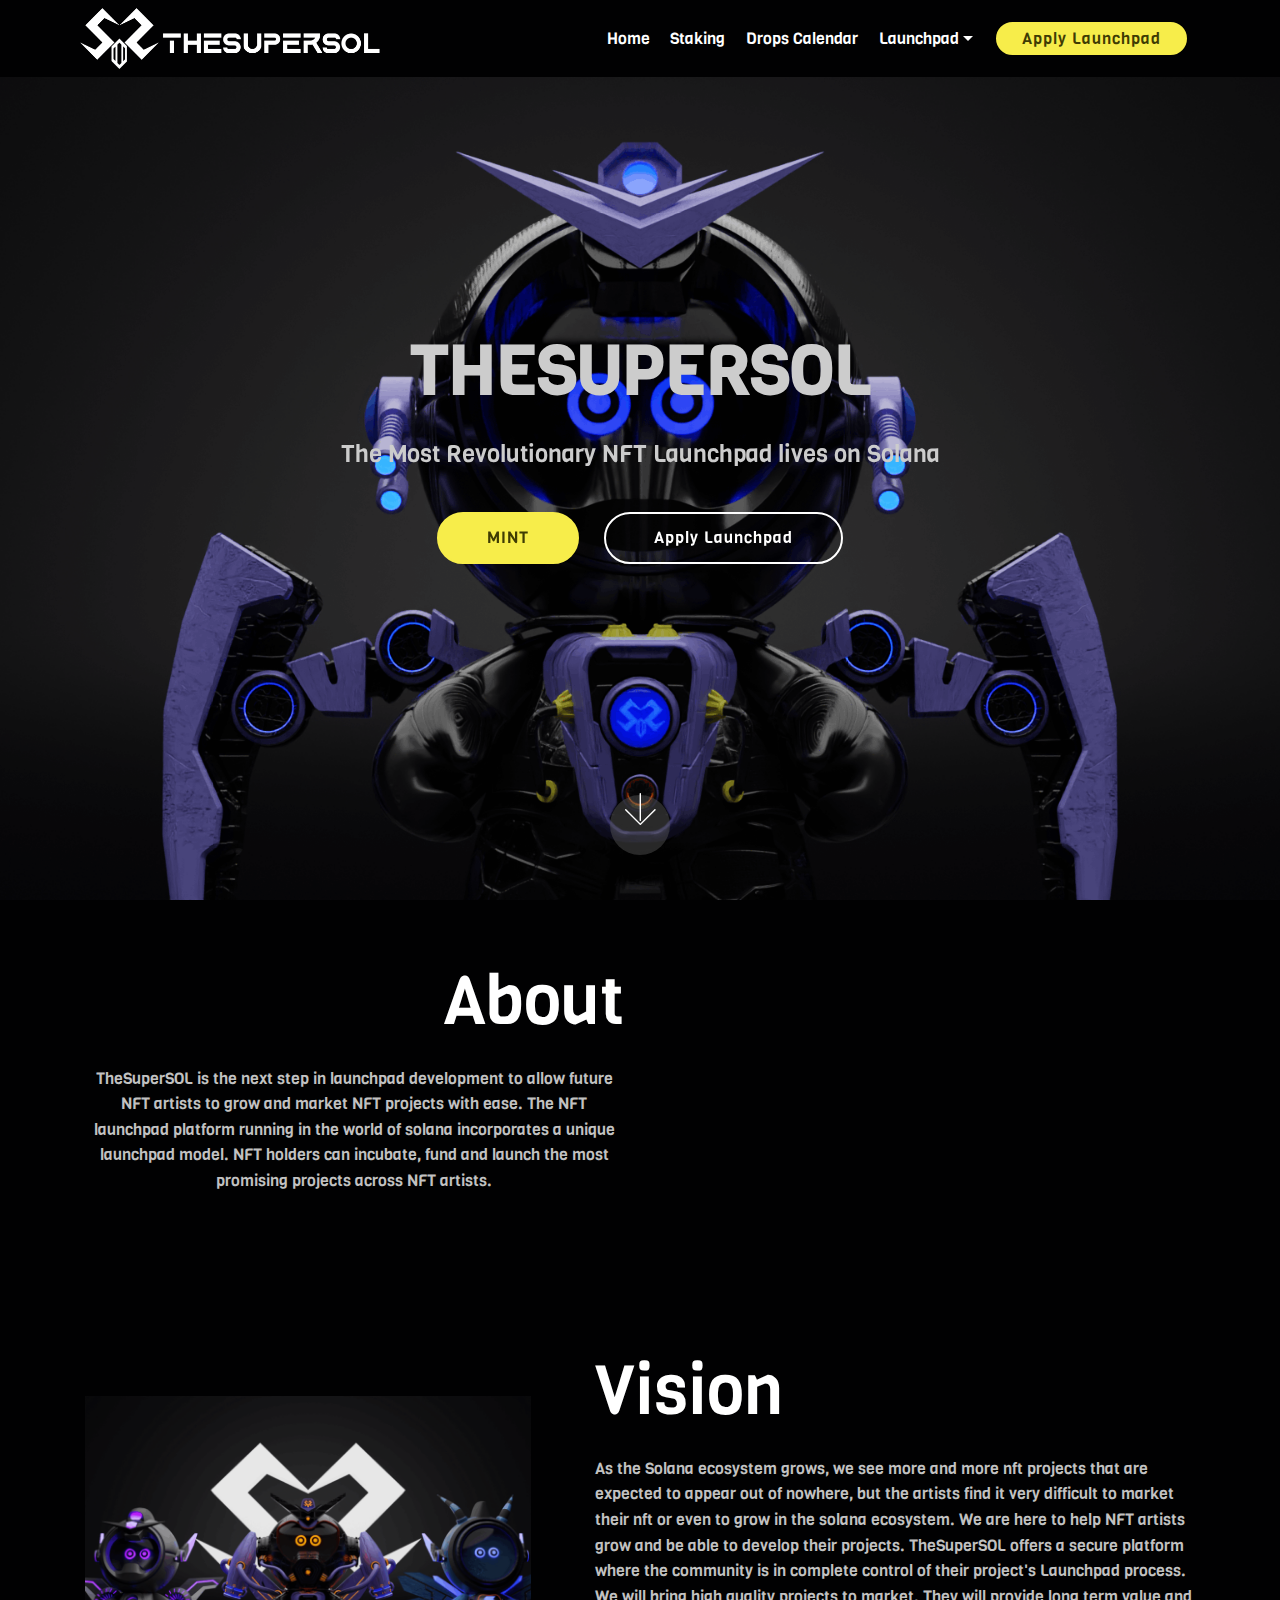
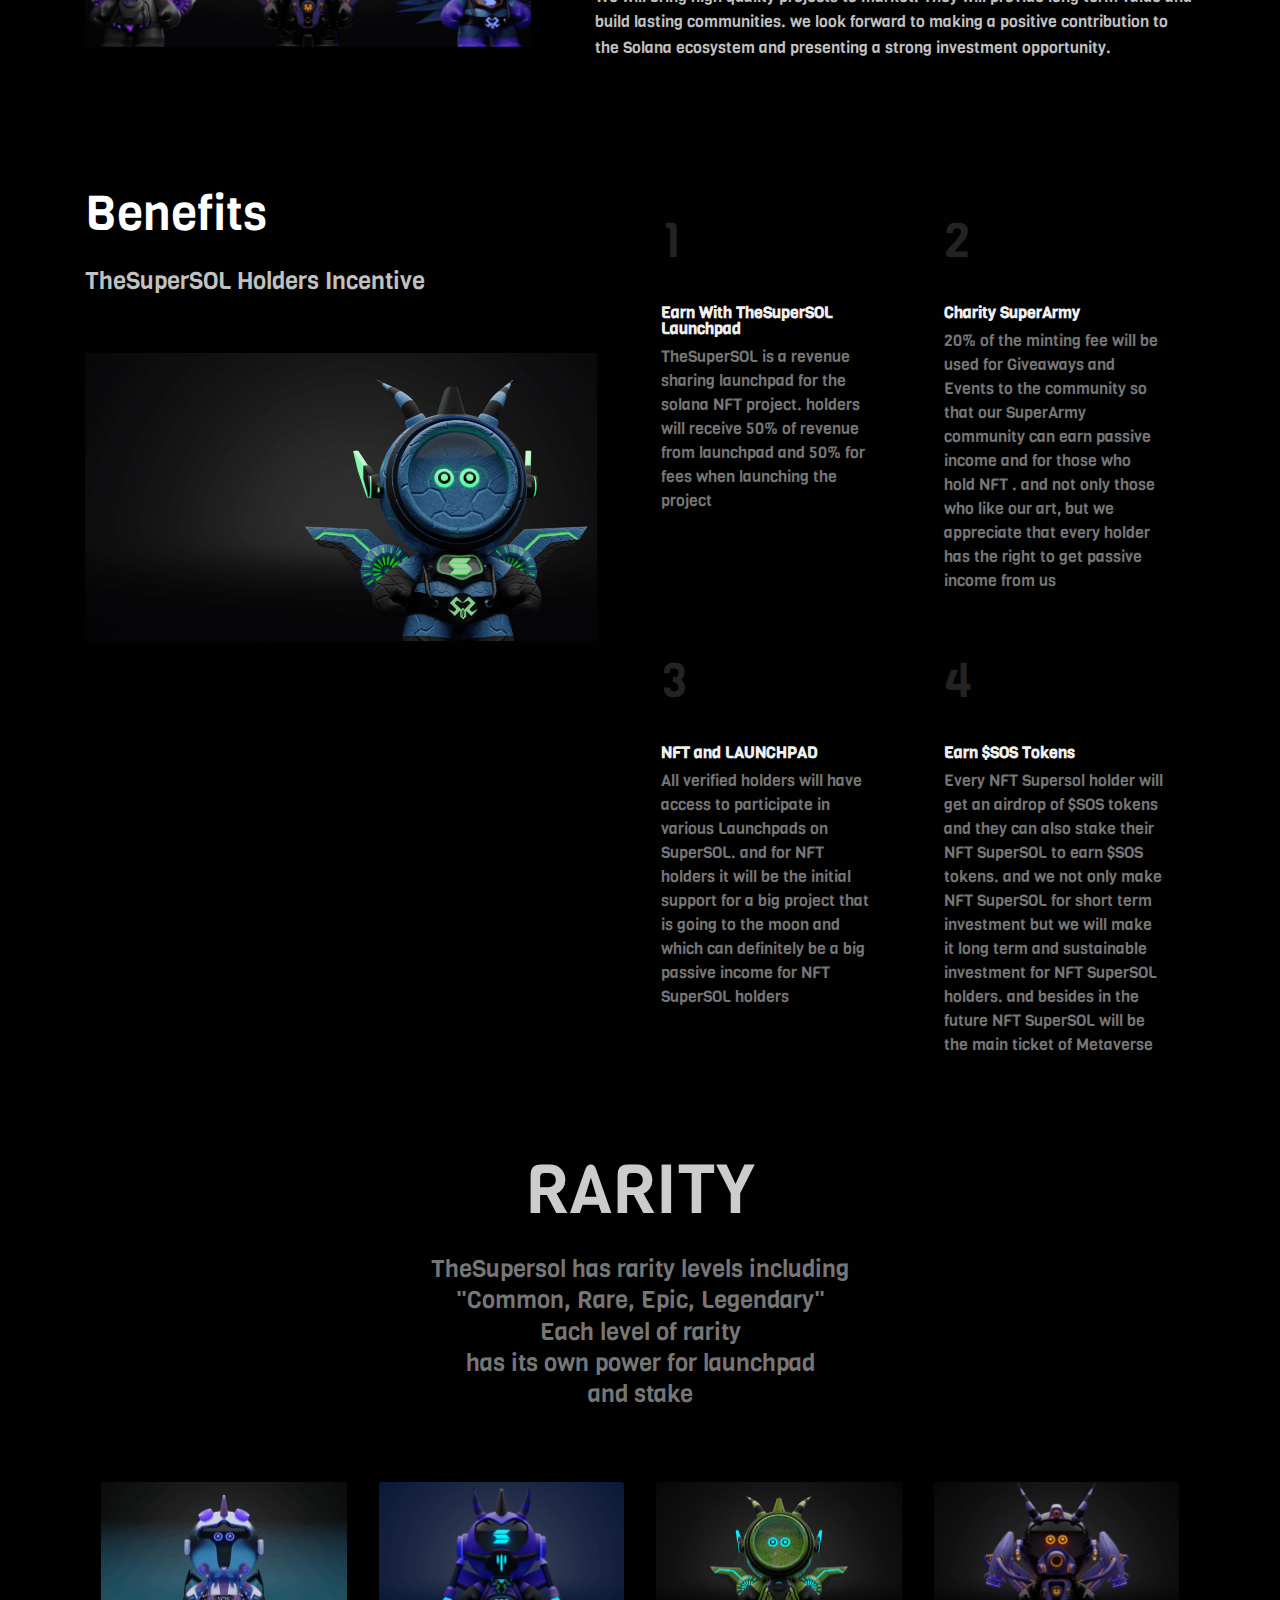
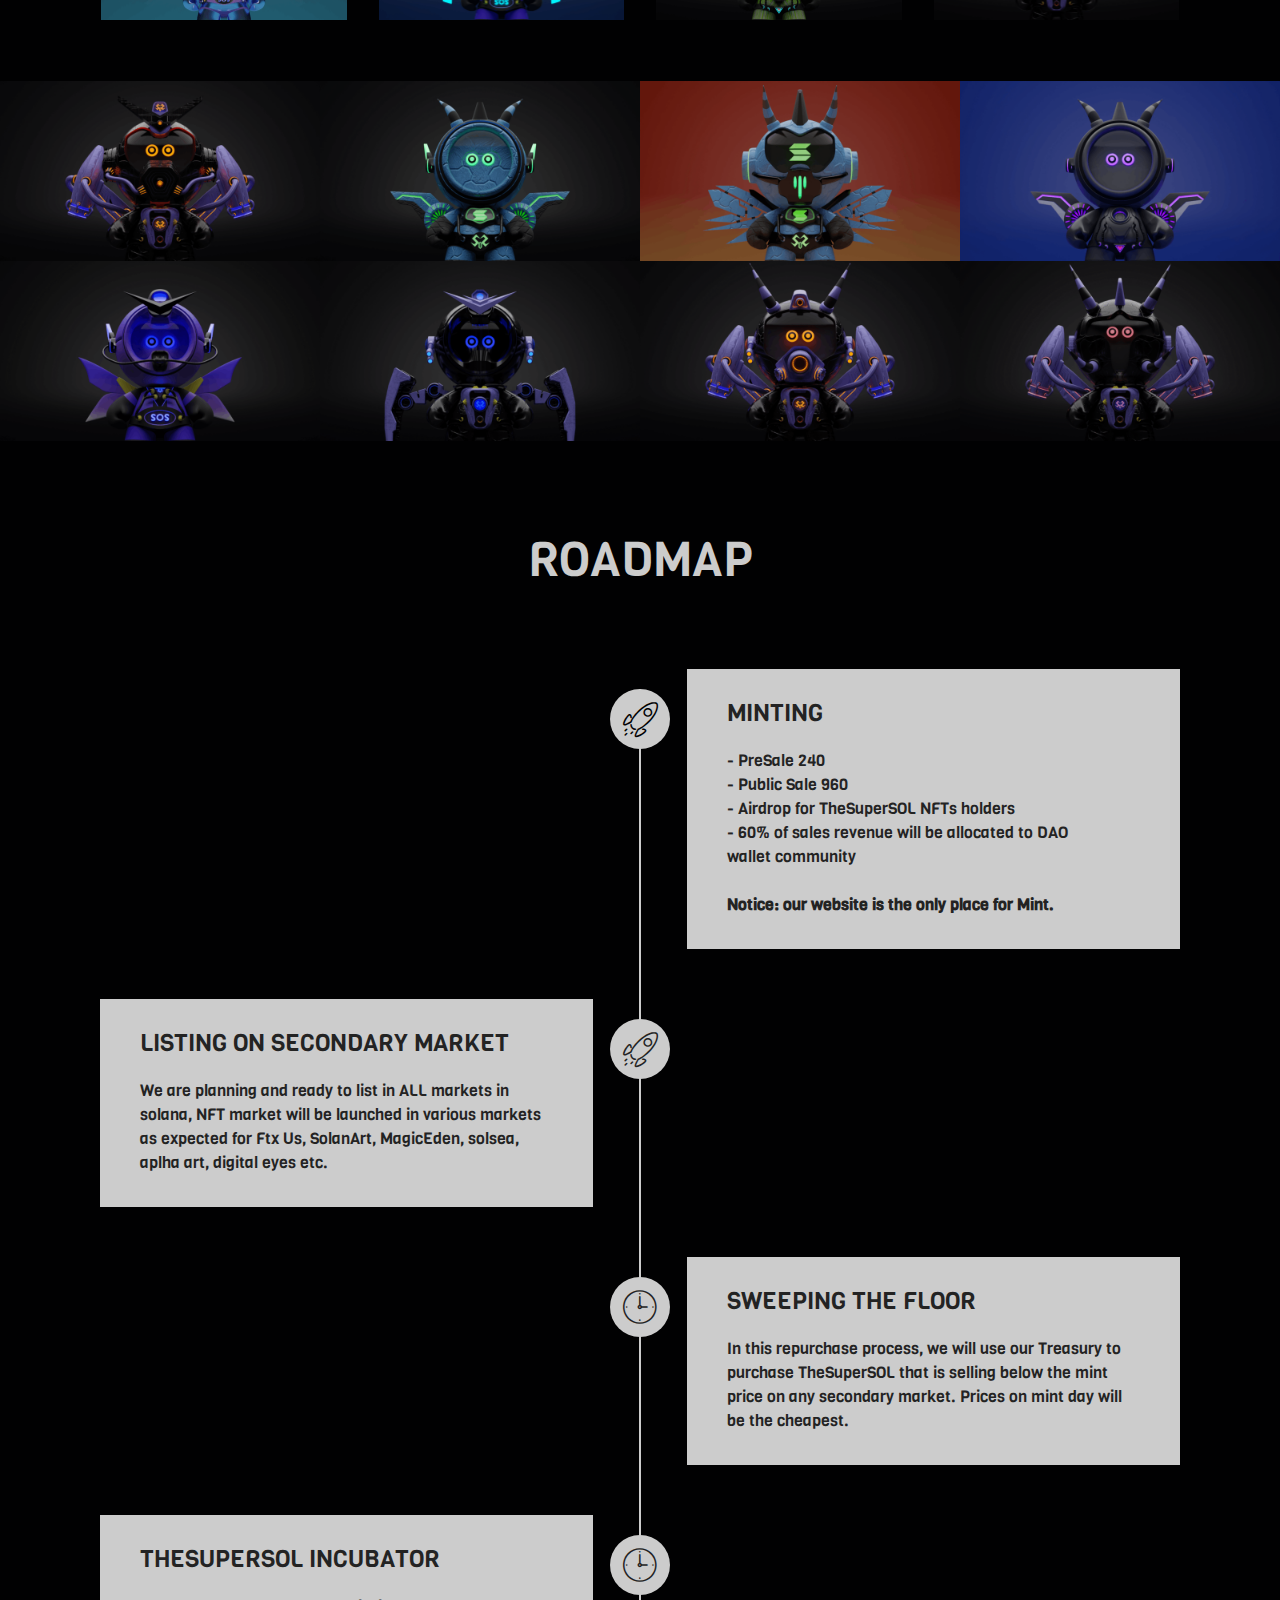
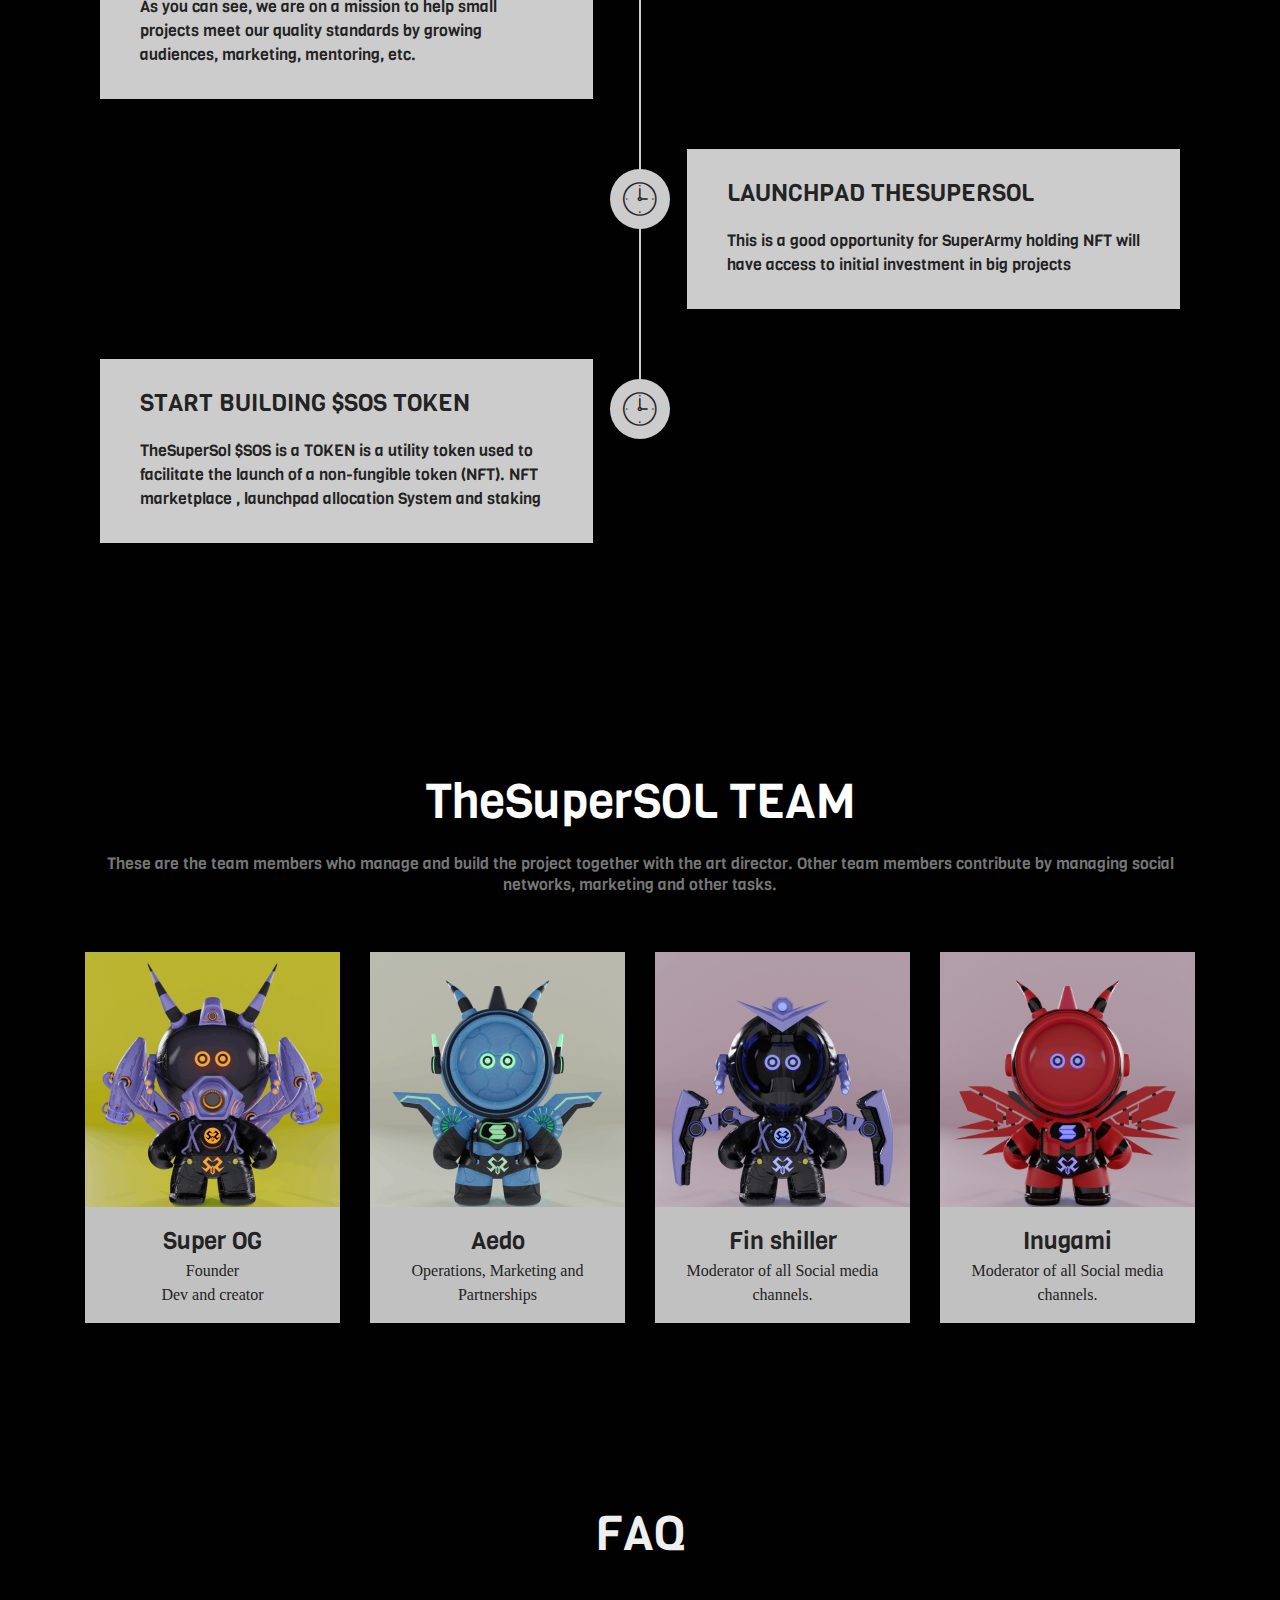
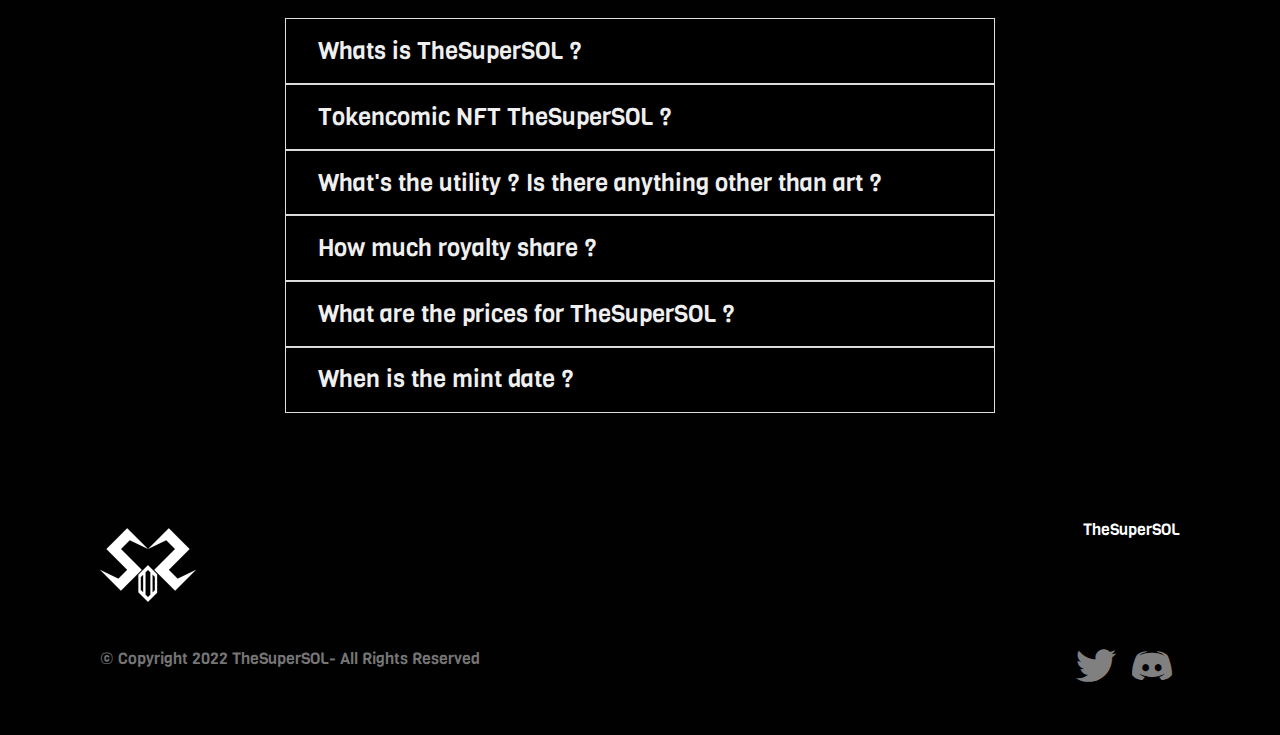
<file: index.html>
<!DOCTYPE html>
<html>

<head>
    <!-- Site made with Mobirise Website Builder v4.12.4, https://mobirise.com -->
    <meta charset="UTF-8">
    <meta http-equiv="X-UA-Compatible" content="IE=edge">
    <meta name="generator" content="Mobirise v4.12.4, mobirise.com">
    <meta name="viewport" content="width=device-width, initial-scale=1, minimum-scale=1">
    <link rel="shortcut icon" href="assets/images/favicon.ico" type="image/x-icon">
    <meta name="description" content="">


    <title>Home</title>
    <link rel="stylesheet" href="assets/web/assets/mobirise-icons-bold/mobirise-icons-bold.css">
    <link rel="stylesheet" href="assets/web/assets/mobirise-icons/mobirise-icons.css">
    <link rel="stylesheet" href="assets/bootstrap/css/bootstrap.min.css">
    <link rel="stylesheet" href="assets/bootstrap/css/bootstrap-grid.min.css">
    <link rel="stylesheet" href="assets/bootstrap/css/bootstrap-reboot.min.css">
    <link rel="stylesheet" href="assets/dropdown/css/style.css">
    <link rel="stylesheet" href="assets/tether/tether.min.css">
    <link rel="stylesheet" href="assets/socicon/css/styles.css">
    <link rel="stylesheet" href="assets/theme/css/style.css">
    <link rel="stylesheet" href="assets/gallery/style.css">
    <link rel="preload" as="style" href="assets/mobirise/css/mbr-additional.css">
    <link rel="stylesheet" href="assets/mobirise/css/mbr-additional.css" type="text/css">



</head>

<body>
    <section class="menu cid-qTkzRZLJNu" once="menu" id="menu1-0">



        <nav
            class="navbar navbar-expand beta-menu navbar-dropdown align-items-center navbar-fixed-top navbar-toggleable-sm">
            <button class="navbar-toggler navbar-toggler-right" type="button" data-toggle="collapse"
                data-target="#navbarSupportedContent" aria-controls="navbarSupportedContent" aria-expanded="false"
                aria-label="Toggle navigation">
                <div class="hamburger">
                    <span></span>
                    <span></span>
                    <span></span>
                    <span></span>
                </div>
            </button>
            <div class="menu-logo">
                <div class="navbar-brand">
                    <span class="navbar-logo">
                        <a href="index.html">
                            <img src="assets/images/logo-website-1-594x120.png" alt="TheSuperSOL" title=""
                                style="height: 3.8rem;">
                        </a>
                    </span>

                </div>
            </div>
            <div class="collapse navbar-collapse" id="navbarSupportedContent">
                <ul class="navbar-nav nav-dropdown" data-app-modern-menu="true">
                    <li class="nav-item">
                        <a class="nav-link link text-white text-primary display-4" href="index.html">Home</a>
                    </li>
                    <li class="nav-item">
                        <a class="nav-link link text-white display-4" href="Staking.html">
                            Staking</a>
                    </li>
                    <li class="nav-item"><a class="nav-link link text-white display-4" href="Dropcalendar.html">Drops
                            Calendar</a></li>
                    <li class="nav-item dropdown"><a class="nav-link link text-white dropdown-toggle display-4"
                            href="https://mobirise.com" data-toggle="dropdown-submenu" aria-expanded="false">
                            Launchpad</a>
                        <div class="dropdown-menu"><a class="text-white dropdown-item display-4"
                                href="Launchpad-info.html">Launchpad Info</a><a
                                class="text-white dropdown-item display-4" href="Upcoming.html">Upcoming</a><a
                                class="text-white dropdown-item display-4" href="Pass.html">Pass</a></div>
                    </li>
                </ul>
                <div class="navbar-buttons mbr-section-btn"><a class="btn btn-sm btn-secondary display-4"
                        href="index.html">
                        Apply Launchpad</a></div>
            </div>
        </nav>
    </section>

    <section class="engine"><a href="https://mobirise.info/m">web design templates</a></section>
    <section class="cid-qTkA127IK8 mbr-fullscreen mbr-parallax-background" id="header2-1">





        <div class="container align-center">
            <div class="row justify-content-md-center">
                <div class="mbr-white col-md-10">
                    <h1 class="mbr-section-title mbr-bold pb-3 mbr-fonts-style display-1">
                        THESUPERSOL</h1>

                    <p class="mbr-text pb-3 mbr-fonts-style display-5">The Most Revolutionary NFT Launchpad lives on
                        Solana</p>
                    <div class="mbr-section-btn"><a class="btn btn-md btn-secondary display-4" href=""
                            target="_blank">MINT</a>
                        <a class="btn btn-md btn-white-outline display-4" href="index.html">Apply Launchpad</a>
                    </div>
                </div>
            </div>
        </div>
        <div class="mbr-arrow hidden-sm-down" aria-hidden="true">
            <a href="#next">
                <i class="mbri-down mbr-iconfont"></i>
            </a>
        </div>
    </section>

    <section class="header7 cid-t7I9mHIXzm" id="header7-3">





        <div class="container">
            <div class="media-container-row">

                <div class="media-content align-right">
                    <h1 class="mbr-section-title mbr-white pb-3 mbr-fonts-style display-1">About</h1>
                    <div class="mbr-section-text mbr-white pb-3">
                        <p class="mbr-text mbr-fonts-style display-7">TheSuperSOL is the next step in launchpad
                            development to allow future NFT artists to grow and market NFT projects with ease. The NFT
                            launchpad platform running in the world of solana incorporates a unique launchpad model. NFT
                            holders can incubate, fund and launch the most promising projects across NFT artists.</p>
                        <p></p>
                        <p></p>
                    </div>

                </div>

                <div class="mbr-figure" style="width: 100%;"><iframe class="mbr-embedded-video"
                        src="https://www.youtube.com/embed/KE_2iUKYOYE?rel=0&amp;amp;showinfo=0&amp;autoplay=0&amp;loop=0"
                        width="1280" height="720" frameborder="0" allowfullscreen></iframe></div>

            </div>
        </div>
    </section>

    <section class="header3 cid-t7IeViAWMA" id="header3-5">





        <div class="container">
            <div class="media-container-row">
                <div class="mbr-figure" style="width: 80%;">
                    <img src="assets/images/poster1-1-50-924x520.png" alt="Mobirise" title="">
                </div>

                <div class="media-content">
                    <h1 class="mbr-section-title mbr-white pb-3 mbr-fonts-style display-1">
                        Vision</h1>

                    <div class="mbr-section-text mbr-white pb-3 ">
                        <p class="mbr-text mbr-fonts-style display-7">
                            As the Solana ecosystem grows, we see more and more nft projects that are expected to appear
                            out of nowhere, but the artists find it very difficult to market their nft or even to grow
                            in the solana ecosystem. We are here to help NFT artists grow and be able to develop their
                            projects. TheSuperSOL offers a secure platform where the community is in complete control of
                            their project's Launchpad process. We will bring high quality projects to market. They will
                            provide long term value and build lasting communities. we look forward to making a positive
                            contribution to the Solana ecosystem and presenting a strong investment opportunity.
                        </p>
                    </div>

                </div>
            </div>
        </div>

    </section>

    <section class="counters2 counters cid-t7IfYMqFAQ" id="counters2-7">





        <div class="container pt-4 mt-2">
            <div class="media-container-row">
                <div class="media-block" style="width: 49%;">
                    <h2 class="mbr-section-title pb-3 align-left mbr-fonts-style display-2">
                        Benefits
                    </h2>
                    <h3 class="mbr-section-subtitle pb-5 align-left mbr-fonts-style display-5">TheSuperSOL Holders
                        Incentive</h3>
                    <div class="mbr-figure">
                        <img src="assets/images/banner6-50-960x540.png" alt="" title="">
                    </div>
                </div>
                <div class="cards-block">
                    <div class="cards-container">
                        <div class="card px-3 align-left col-12 col-md-6">
                            <div class="panel-item p-3">
                                <div class="card-img pb-3">

                                    <h3 class="count py-3 mbr-fonts-style display-2">1</h3>
                                </div>
                                <div class="card-text">
                                    <h4 class="mbr-content-title mbr-bold mbr-fonts-style display-7">Earn With
                                        TheSuperSOL Launchpad</h4>
                                    <p class="mbr-content-text mbr-fonts-style display-7">
                                        TheSuperSOL is a revenue sharing launchpad for the solana NFT project. holders
                                        will receive 50% of revenue from launchpad and 50% for fees when launching the
                                        project
                                    </p>
                                </div>
                            </div>
                        </div>
                        <div class="card px-3 align-left col-12 col-md-6">
                            <div class="panel-item p-3">
                                <div class="card-img pb-3">

                                    <h3 class="count py-3 mbr-fonts-style display-2">2</h3>
                                </div>
                                <div class="card-text">
                                    <h4 class="mbr-content-title mbr-bold mbr-fonts-style display-7">Charity SuperArmy
                                    </h4>
                                    <p class="mbr-content-text mbr-fonts-style display-7">
                                        20% of the minting fee will be used for Giveaways and Events to the community so
                                        that our SuperArmy community can earn passive income and for those who hold NFT
                                        . and not only those who like our art, but we appreciate that every holder has
                                        the right to get passive income from us
                                    </p>
                                </div>
                            </div>
                        </div>
                        <div class="card px-3 align-left col-12 col-md-6">
                            <div class="panel-item p-3">
                                <div class="card-img pb-3">

                                    <h3 class="count py-3 mbr-fonts-style display-2">3</h3>
                                </div>
                                <div class="card-text">
                                    <h4 class="mbr-content-title mbr-bold mbr-fonts-style display-7">NFT and LAUNCHPAD
                                    </h4>
                                    <p class="mbr-content-text mbr-fonts-style display-7">
                                        All verified holders will have access to participate in various Launchpads on
                                        SuperSOL. and for NFT holders it will be the initial support for a big project
                                        that is going to the moon and which can definitely be a big passive income for
                                        NFT SuperSOL holders
                                    </p>
                                </div>
                            </div>
                        </div>
                        <div class="card px-3 align-left col-12 col-md-6">
                            <div class="panel-item p-3">
                                <div class="card-img pb-3">

                                    <h3 class="count py-3 mbr-fonts-style display-2">4</h3>
                                </div>
                                <div class="card-texts">
                                    <h4 class="mbr-content-title mbr-bold mbr-fonts-style display-7">Earn $SOS Tokens
                                    </h4>
                                    <p class="mbr-content-text mbr-fonts-style display-7">Every NFT Supersol holder will
                                        get an airdrop of $SOS tokens and they can also stake their NFT SuperSOL to earn
                                        $SOS tokens. and we not only make NFT SuperSOL for short term investment but we
                                        will make it long term and sustainable investment for NFT SuperSOL holders. and
                                        besides in the future NFT SuperSOL will be the main ticket of Metaverse</p>
                                </div>
                            </div>
                        </div>
                    </div>
                </div>
            </div>
        </div>
    </section>

    <section class="features18 popup-btn-cards cid-t7IlPxh7Cd" id="features18-8">




        <div class="container">
            <h2 class="mbr-section-title pb-3 align-center mbr-fonts-style display-1">RARITY</h2>
            <h3 class="mbr-section-subtitle display-5 align-center mbr-fonts-style mbr-light">TheSupersol has rarity
                levels including
                <div>"Common, Rare, Epic, Legendary"</div>
                <div>Each level of rarity
                </div>
                <div>has its own power for launchpad
                </div>
                <div>and stake</div>
            </h3>
            <div class="media-container-row pt-5 ">
                <div class="card p-3 col-12 col-md-6 col-lg-3">
                    <div class="card-wrapper ">
                        <div class="card-img">
                            <div class="mbr-overlay"></div>
                            <div class="mbr-section-btn text-center"><a href="index.html"
                                    class="btn btn-black display-4">COMMON<br>50%<br></a></div>
                            <img src="assets/images/14-50-492x277.png" alt="Mobirise" title="">
                        </div>

                    </div>
                </div>
                <div class="card p-3 col-12 col-md-6 col-lg-3">
                    <div class="card-wrapper">
                        <div class="card-img">
                            <div class="mbr-overlay"></div>
                            <div class="mbr-section-btn text-center"><a href="index.html"
                                    class="btn btn-black display-4">RARE<br>30%<br></a></div>
                            <img src="assets/images/12-50-492x277.png" alt="Mobirise" title="">
                        </div>

                    </div>
                </div>

                <div class="card p-3 col-12 col-md-6 col-lg-3">
                    <div class="card-wrapper">
                        <div class="card-img">
                            <div class="mbr-overlay"></div>
                            <div class="mbr-section-btn text-center"><a href="index.html"
                                    class="btn btn-black display-4">EPIC<br>15%<br></a></div>
                            <img src="assets/images/5-50-492x277.png" alt="Mobirise" title="">
                        </div>

                    </div>
                </div>

                <div class="card p-3 col-12 col-md-6 col-lg-3">
                    <div class="card-wrapper">
                        <div class="card-img">
                            <div class="mbr-overlay"></div>
                            <div class="mbr-section-btn text-center"><a href="index.html"
                                    class="btn btn-black display-4">LEGENDARY<br>5%<br></a></div>
                            <img src="assets/images/7-50-492x277.png" alt="Mobirise" title="">
                        </div>

                    </div>
                </div>
            </div>
        </div>
    </section>

    <section class="mbr-gallery mbr-slider-carousel cid-t7Iol1F2Hq" id="gallery3-9">



        <div>
            <div>
                <!-- Filter -->
                <!-- Gallery -->
                <div class="mbr-gallery-row">
                    <div class="mbr-gallery-layout-default">
                        <div>
                            <div>
                                <div class="mbr-gallery-item mbr-gallery-item--p0" data-video-url="false"
                                    data-tags="Awesome">
                                    <div href="#lb-gallery3-9" data-slide-to="0" data-toggle="modal"><img
                                            src="assets/images/1-50-960x540-800x450.png" alt="" title=""><span
                                            class="icon-focus"></span></div>
                                </div>
                                <div class="mbr-gallery-item mbr-gallery-item--p0" data-video-url="false"
                                    data-tags="Responsive">
                                    <div href="#lb-gallery3-9" data-slide-to="1" data-toggle="modal"><img
                                            src="assets/images/3-50-960x540-800x450.png" alt="" title=""><span
                                            class="icon-focus"></span></div>
                                </div>
                                <div class="mbr-gallery-item mbr-gallery-item--p0" data-video-url="false"
                                    data-tags="Creative">
                                    <div href="#lb-gallery3-9" data-slide-to="2" data-toggle="modal"><img
                                            src="assets/images/13-50-960x540-800x450.png" alt="" title=""><span
                                            class="icon-focus"></span></div>
                                </div>
                                <div class="mbr-gallery-item mbr-gallery-item--p0" data-video-url="false"
                                    data-tags="Animated">
                                    <div href="#lb-gallery3-9" data-slide-to="3" data-toggle="modal"><img
                                            src="assets/images/11-50-960x540-800x450.png" alt="" title=""><span
                                            class="icon-focus"></span></div>
                                </div>
                                <div class="mbr-gallery-item mbr-gallery-item--p0" data-video-url="false"
                                    data-tags="Awesome">
                                    <div href="#lb-gallery3-9" data-slide-to="4" data-toggle="modal"><img
                                            src="assets/images/4-50-960x540-800x450.png" alt="" title=""><span
                                            class="icon-focus"></span></div>
                                </div>
                                <div class="mbr-gallery-item mbr-gallery-item--p0" data-video-url="false"
                                    data-tags="Awesome">
                                    <div href="#lb-gallery3-9" data-slide-to="5" data-toggle="modal"><img
                                            src="assets/images/2-50-960x540-800x450.png" alt="" title=""><span
                                            class="icon-focus"></span></div>
                                </div>
                                <div class="mbr-gallery-item mbr-gallery-item--p0" data-video-url="false"
                                    data-tags="Responsive">
                                    <div href="#lb-gallery3-9" data-slide-to="6" data-toggle="modal"><img
                                            src="assets/images/7-50-960x540-800x450.png" alt="" title=""><span
                                            class="icon-focus"></span></div>
                                </div>
                                <div class="mbr-gallery-item mbr-gallery-item--p0" data-video-url="false"
                                    data-tags="Animated">
                                    <div href="#lb-gallery3-9" data-slide-to="7" data-toggle="modal"><img
                                            src="assets/images/8-50-960x540-800x450.png" alt="" title=""><span
                                            class="icon-focus"></span></div>
                                </div>
                            </div>
                        </div>
                        <div class="clearfix"></div>
                    </div>
                </div><!-- Lightbox -->
                <div data-app-prevent-settings="" class="mbr-slider modal fade carousel slide" tabindex="-1"
                    data-keyboard="true" data-interval="false" id="lb-gallery3-9">
                    <div class="modal-dialog">
                        <div class="modal-content">
                            <div class="modal-body">
                                <div class="carousel-inner">
                                    <div class="carousel-item active"><img src="assets/images/1-50-960x540.png" alt=""
                                            title=""></div>
                                    <div class="carousel-item"><img src="assets/images/3-50-960x540.png" alt=""
                                            title=""></div>
                                    <div class="carousel-item"><img src="assets/images/13-50-960x540.png" alt=""
                                            title=""></div>
                                    <div class="carousel-item"><img src="assets/images/11-50-960x540.png" alt=""
                                            title=""></div>
                                    <div class="carousel-item"><img src="assets/images/4-50-960x540.png" alt=""
                                            title=""></div>
                                    <div class="carousel-item"><img src="assets/images/2-50-960x540.png" alt=""
                                            title=""></div>
                                    <div class="carousel-item"><img src="assets/images/7-50-960x540.png" alt=""
                                            title=""></div>
                                    <div class="carousel-item"><img src="assets/images/8-50-960x540.png" alt=""
                                            title=""></div>
                                </div><a class="carousel-control carousel-control-prev" role="button" data-slide="prev"
                                    href="#lb-gallery3-9"><span class="mbri-left mbr-iconfont"
                                        aria-hidden="true"></span><span class="sr-only">Previous</span></a><a
                                    class="carousel-control carousel-control-next" role="button" data-slide="next"
                                    href="#lb-gallery3-9"><span class="mbri-right mbr-iconfont"
                                        aria-hidden="true"></span><span class="sr-only">Next</span></a><a class="close"
                                    href="#" role="button" data-dismiss="modal"><span class="sr-only">Close</span></a>
                            </div>
                        </div>
                    </div>
                </div>
            </div>
        </div>

    </section>

    <section class="timeline2 cid-t7IqpmzVUO" id="timeline2-b">





        <div class="container align-center">
            <h2 class="mbr-section-title pb-3 mbr-fonts-style display-2">ROADMAP</h2>
            <h3 class="mbr-section-subtitle pb-5 mbr-fonts-style display-5"></h3>

            <div class="container timelines-container" mbri-timelines="">
                <!--1-->
                <div class="row timeline-element reverse separline">
                    <span class="iconsBackground">
                        <span class="mbr-iconfont mbri-rocket" style="color: rgb(1, 1, 2); fill: rgb(1, 1, 2);"></span>
                    </span>
                    <div class="col-xs-12 col-md-6 align-left">
                        <div class="timeline-text-content">
                            <h4 class="mbr-timeline-title pb-3 mbr-fonts-style display-5">MINTING
                            </h4>
                            <p class="mbr-timeline-text mbr-fonts-style display-7">- PreSale 240&nbsp;<br>- Public Sale
                                960<br>- Airdrop for TheSuperSOL NFTs holders<br>- 60% of sales revenue will be
                                allocated to DAO wallet&nbsp;community<br><br><strong>Notice: our website is the only
                                    place for Mint.</strong><br></p>
                        </div>
                    </div>
                </div>
                <!--2-->
                <div class="row timeline-element  separline">
                    <span class="iconsBackground">
                        <span class="mbr-iconfont mbri-rocket"></span>
                    </span>
                    <div class="col-xs-12 col-md-6 align-left ">
                        <div class="timeline-text-content">
                            <h4 class="mbr-timeline-title pb-3 mbr-fonts-style display-5">

                                <div><span style="color: inherit; font-size: 1.5rem;">LISTING ON SECONDARY
                                        MARKET</span><br></div>
                            </h4>
                            <p class="mbr-timeline-text mbr-fonts-style display-7">
                                We are planning and ready to list in ALL markets in solana, NFT market will be launched
                                in various markets as expected for Ftx Us, SolanArt, MagicEden, solsea, aplha art,
                                digital eyes etc.
                            </p>
                        </div>
                    </div>
                </div>
                <!--3-->
                <div class="row timeline-element reverse separline">
                    <span class="iconsBackground">
                        <span class="mbr-iconfont mbri-clock"></span>
                    </span>
                    <div class="col-xs-12 col-md-6 align-left">
                        <div class="timeline-text-content">
                            <h4 class="mbr-timeline-title pb-3 mbr-fonts-style display-5">SWEEPING THE FLOOR</h4>
                            <p class="mbr-timeline-text mbr-fonts-style display-7">
                                In this repurchase process, we will use our Treasury to purchase TheSuperSOL that is
                                selling below the mint price on any secondary market. Prices on mint day will be the
                                cheapest.
                            </p>
                        </div>
                    </div>
                </div>
                <!--4-->
                <div class="row timeline-element  separline">
                    <span class="iconsBackground">
                        <span class="mbr-iconfont mbri-clock"></span>
                    </span>
                    <div class="col-xs-12 col-md-6 align-left ">
                        <div class="timeline-text-content">
                            <h4 class="mbr-timeline-title pb-3 mbr-fonts-style display-5">THESUPERSOL INCUBATOR</h4>
                            <p class="mbr-timeline-text mbr-fonts-style display-7">
                                As you can see, we are on a mission to help small projects meet our quality standards by
                                growing audiences, marketing, mentoring, etc.
                            </p>
                        </div>
                    </div>
                </div>
                <!--5-->
                <div class="row timeline-element reverse separline">
                    <span class="iconsBackground">
                        <span class="mbr-iconfont mbri-clock"></span>
                    </span>
                    <div class="col-xs-12 col-md-6 align-left">
                        <div class="timeline-text-content">
                            <h4 class="mbr-timeline-title pb-3 mbr-fonts-style display-5">LAUNCHPAD THESUPERSOL</h4>
                            <p class="mbr-timeline-text mbr-fonts-style display-7">
                                This is a good opportunity for SuperArmy holding NFT will have access to initial
                                investment in big projects
                            </p>
                        </div>
                    </div>
                </div>
                <!--6-->
                <div class="row timeline-element">
                    <span class="iconsBackground">
                        <span class="mbr-iconfont mbri-clock"></span>
                    </span>
                    <div class="col-xs-12 col-md-6 align-left ">
                        <div class="timeline-text-content">
                            <h4 class="mbr-timeline-title pb-3 mbr-fonts-style display-5">START BUILDING $SOS TOKEN</h4>
                            <p class="mbr-timeline-text mbr-fonts-style display-7">
                                TheSuperSol $SOS is a TOKEN is a utility token used to facilitate the launch of a
                                non-fungible token (NFT). NFT marketplace , launchpad allocation System and staking
                            </p>
                        </div>
                    </div>
                </div>
                <!--7-->

                <!--8-->

                <!--9-->

                <!--10-->

                <!--11-->

                <!--12-->

            </div>
        </div>
    </section>

    <section class="team1 cid-t849tQ7g7W" id="team1-1b">



        <div class="container align-center">
            <h2 class="pb-3 mbr-fonts-style mbr-section-title display-2">TheSuperSOL TEAM</h2>
            <h3 class="pb-5 mbr-section-subtitle mbr-fonts-style mbr-light display-4">These are the team members who
                manage and build the project together with the art director. Other team members contribute by managing
                social networks, marketing and other tasks.</h3>
            <div class="row media-row">

                <div class="team-item col-lg-3 col-md-6">
                    <div class="item-image">
                        <img src="assets/images/1172-510x510.png" alt="" title="">
                    </div>
                    <div class="item-caption py-3">
                        <div class="item-name px-2">
                            <p class="mbr-fonts-style display-5">Super OG</p>
                        </div>
                        <div class="item-role px-2">
                            <p>Founder</p>Dev and creator
                        </div>
                        
                    </div>
                </div>
                <div class="team-item col-lg-3 col-md-6">
                    <div class="item-image">
                        <img src="assets/images/1017-510x510.png" alt="" title="">
                    </div>
                    <div class="item-caption py-3">
                        <div class="item-name px-2">
                            <p class="mbr-fonts-style display-5">
                               Aedo</p>
                        </div>
                        <div class="item-role px-2">
                            <p> Operations, Marketing and Partnerships </p>
                        </div>
                       
                    </div>
                </div>
                <div class="team-item col-lg-3 col-md-6">
                    <div class="item-image">
                        <img src="assets/images/1170-510x510.png" alt="" title="">
                    </div>
                    <div class="item-caption py-3">
                        <div class="item-name px-2">
                            <p class="mbr-fonts-style display-5">
                                Fin shiller</p>
                        </div>
                        <div class="item-role px-2">
                            <p>Moderator of all Social media channels.</p>
                        </div>
                       
                    </div>
                </div>
                <div class="team-item col-lg-3 col-md-6">
                    <div class="item-image">
                        <img src="assets/images/640.png" alt="" title="">
                    </div>
                    <div class="item-caption py-3">
                        <div class="item-name px-2">
                            <p class="mbr-fonts-style display-5">
                                Inugami</p>
                        </div>
                        <div class="item-role px-2">
                            <p>Moderator of all Social media channels.</p>
                        </div>
                       
                    </div>
                </div>
            </div>
        </div>
    </section>

    <section class="toggle1 cid-t7ItgbojdN" id="toggle1-c">




        <div class="container">
            <div class="media-container-row">
                <div class="col-12 col-md-8">
                    <div class="section-head text-center space30">
                        <h2 class="mbr-section-title pb-5 mbr-fonts-style display-2">FAQ
                        </h2>
                    </div>
                    <div class="clearfix"></div>
                    <div id="bootstrap-toggle" class="toggle-panel accordionStyles tab-content">
                        <div class="card">
                            <div class="card-header" role="tab" id="headingOne">
                                <a role="button" class="collapsed panel-title text-black" data-toggle="collapse"
                                    data-core="" href="#collapse1_13" aria-expanded="false" aria-controls="collapse1">
                                    <h4 class="mbr-fonts-style display-5">Whats is TheSuperSOL ?</h4>
                                </a>
                            </div>
                            <div id="collapse1_13" class="panel-collapse noScroll collapse" role="tabpanel"
                                aria-labelledby="headingOne">
                                <div class="panel-body p-4">
                                    <p class="mbr-fonts-style panel-text display-7">TheSuperSOL OF 1200 ULTRA REALISTIC.
                                        Great art is only the beginning.
                                        <br>Ultra-realistic 3D details, Utilities ,Staking,Incubator,NFT Launchpad,
                                    </p>
                                </div>
                            </div>
                        </div>
                        <div class="card">
                            <div class="card-header" role="tab" id="headingTwo">
                                <a role="button" class="collapsed panel-title text-black" data-toggle="collapse"
                                    data-core="" href="#collapse2_13" aria-expanded="false" aria-controls="collapse2">
                                    <h4 class="mbr-fonts-style display-5">Tokencomic NFT TheSuperSOL ?
                                    </h4>
                                </a>

                            </div>
                            <div id="collapse2_13" class="panel-collapse noScroll collapse" role="tabpanel"
                                aria-labelledby="headingTwo">
                                <div class="panel-body p-4">
                                    <p class="mbr-fonts-style panel-text display-7">NFT TheSuperSOL Auction
                                        <br>-60% will be allocated directly to the DAO wallet community<br>-20% will be
                                        used for Giveaways and Events to the SuperArmy community
                                        <br>-20% will be received by Team<br>
                                    </p>
                                </div>
                            </div>
                        </div>
                        <div class="card">
                            <div class="card-header" role="tab" id="headingThree">
                                <a role="button" class="collapsed panel-title text-black" data-toggle="collapse"
                                    data-core="" href="#collapse3_13" aria-expanded="false" aria-controls="collapse3">
                                    <h4 class="mbr-fonts-style display-5">What's the utility ? Is there anything other
                                        than art ?</h4>
                                </a>
                            </div>
                            <div id="collapse3_13" class="panel-collapse noScroll collapse" role="tabpanel"
                                aria-labelledby="headingThree">
                                <div class="panel-body p-4">
                                    <p class="mbr-fonts-style panel-text display-7">YES! Very. Please see our full
                                        Roadmap. Here are some highlights:
                                        <br>$SOS tokens, earn and stake.
                                        <br>Every TheSuperSOL holder will be entitled to participate in various kinds of
                                        Launchpad
                                        <br>TheSuperSOL Incubator, helping smaller projects to get started in exchange
                                        for benefits for our SuperArmy members.
                                    </p>
                                </div>
                            </div>
                        </div>
                        <div class="card">
                            <div class="card-header" role="tab" id="headingThree">
                                <a role="button" class="collapsed panel-title text-black" data-toggle="collapse"
                                    data-core="" href="#collapse4_13" aria-expanded="false" aria-controls="collapse4">
                                    <h4 class="mbr-fonts-style display-5">How much royalty share ?</h4>
                                </a>
                            </div>
                            <div id="collapse4_13" class="panel-collapse noScroll collapse" role="tabpanel"
                                aria-labelledby="headingThree">
                                <div class="panel-body p-4">
                                    <p class="mbr-fonts-style panel-text display-7"><br>- holders will receive 50% of
                                        revenue from launchpad and 50% for fees when launching the project (
                                        distribution every month )<br>-50% of Secondary market royalty income is allocated for project incubation and 50% is allocated to artists
                                        )</p>
                                </div>
                            </div>
                        </div>
                        <div class="card">
                            <div class="card-header" role="tab" id="headingThree">
                                <a role="button" class="collapsed panel-title text-black" data-toggle="collapse"
                                    data-core="" href="#collapse5_13" aria-expanded="false" aria-controls="collapse5">
                                    <h4 class="mbr-fonts-style display-5">
                                        <div>
                                            What are the prices for TheSuperSOL <span
                                                style="font-size: 1.5rem; background-color: transparent;">?</span></div>
                                    </h4>
                                </a>
                            </div>
                            <div id="collapse5_13" class="panel-collapse noScroll collapse" role="tabpanel"
                                aria-labelledby="headingThree">
                                <div class="panel-body p-4">
                                    <p class="mbr-fonts-style panel-text display-7">TBA &nbsp;( join the twitter and
                                        discord community for the latest news )</p>
                                </div>
                            </div>
                        </div>
                        <div class="card">
                            <div class="card-header" role="tab" id="headingThree">
                                <a role="button" class="collapsed panel-title text-black" data-toggle="collapse"
                                    data-core="" href="#collapse6_13" aria-expanded="false" aria-controls="collapse6">
                                    <h4 class="mbr-fonts-style display-5">When is the mint date ?&nbsp;</h4>
                                </a>
                            </div>
                            <div id="collapse6_13" class="panel-collapse noScroll collapse" role="tabpanel"
                                aria-labelledby="headingThree">
                                <div class="panel-body p-4">
                                    <p class="mbr-fonts-style panel-text display-7">
                                        TBA ( join the twitter and discord community for the latest news )</p>
                                </div>
                            </div>
                        </div>
                    </div>
                </div>
            </div>
        </div>
    </section>

    <section class="cid-t7IvMTu2Rw" id="footer5-d">





        <div class="container">
            <div class="media-container-row">
                <div class="col-md-3">
                    <div class="media-wrap">
                        <a href="index.html">
                            <img src="assets/images/logo192-192x192.png" alt="TheSuperSOL" title="">
                        </a>
                    </div>
                </div>
                <div class="col-md-9">
                    <p class="mbr-text align-right links mbr-fonts-style display-7">TheSuperSOL</p>
                </div>
            </div>
            <div class="footer-lower">
                <div class="media-container-row">
                    <div class="col-md-12">
                        <hr>
                    </div>
                </div>
                <div class="media-container-row mbr-white">
                    <div class="col-md-6 copyright">
                        <p class="mbr-text mbr-fonts-style display-7">
                            © Copyright 2022 TheSuperSOL- All Rights Reserved
                        </p>
                    </div>
                    <div class="col-md-6">
                        <div class="social-list align-right">
                            <div class="soc-item">
                                <a href="https://twitter.com/The_SuperSol" target="_blank">
                                    <span class="mbr-iconfont mbr-iconfont-social socicon-twitter socicon"
                                        style="color: rgb(255, 255, 255); fill: rgb(255, 255, 255); font-size: 40px;"></span>
                                </a>
                            </div>
                            <div class="soc-item">
                                <a href="https://discord.gg/4xCJHDDrbs" target="_blank">
                                    <span class="mbr-iconfont mbr-iconfont-social socicon-discord socicon"
                                        style="font-size: 40px; color: rgb(255, 255, 255); fill: rgb(255, 255, 255);"></span>
                                </a>
                            </div>




                        </div>
                    </div>
                </div>
            </div>
        </div>
    </section>


    <script src="assets/web/assets/jquery/jquery.min.js"></script>
    <script src="assets/popper/popper.min.js"></script>
    <script src="assets/bootstrap/js/bootstrap.min.js"></script>
    <script src="assets/smoothscroll/smooth-scroll.js"></script>
    <script src="assets/dropdown/js/nav-dropdown.js"></script>
    <script src="assets/dropdown/js/navbar-dropdown.js"></script>
    <script src="assets/touchswipe/jquery.touch-swipe.min.js"></script>
    <script src="assets/parallax/jarallax.min.js"></script>
    <script src="assets/viewportchecker/jquery.viewportchecker.js"></script>
    <script src="assets/tether/tether.min.js"></script>
    <script src="assets/masonry/masonry.pkgd.min.js"></script>
    <script src="assets/imagesloaded/imagesloaded.pkgd.min.js"></script>
    <script src="assets/bootstrapcarouselswipe/bootstrap-carousel-swipe.js"></script>
    <script src="assets/vimeoplayer/jquery.mb.vimeo_player.js"></script>
    <script src="assets/mbr-switch-arrow/mbr-switch-arrow.js"></script>
    <script src="assets/mbr-popup-btns/mbr-popup-btns.js"></script>
    <script src="assets/theme/js/script.js"></script>
    <script src="assets/slidervideo/script.js"></script>
    <script src="assets/gallery/player.min.js"></script>
    <script src="assets/gallery/script.js"></script>


</body>

</html>
</file>
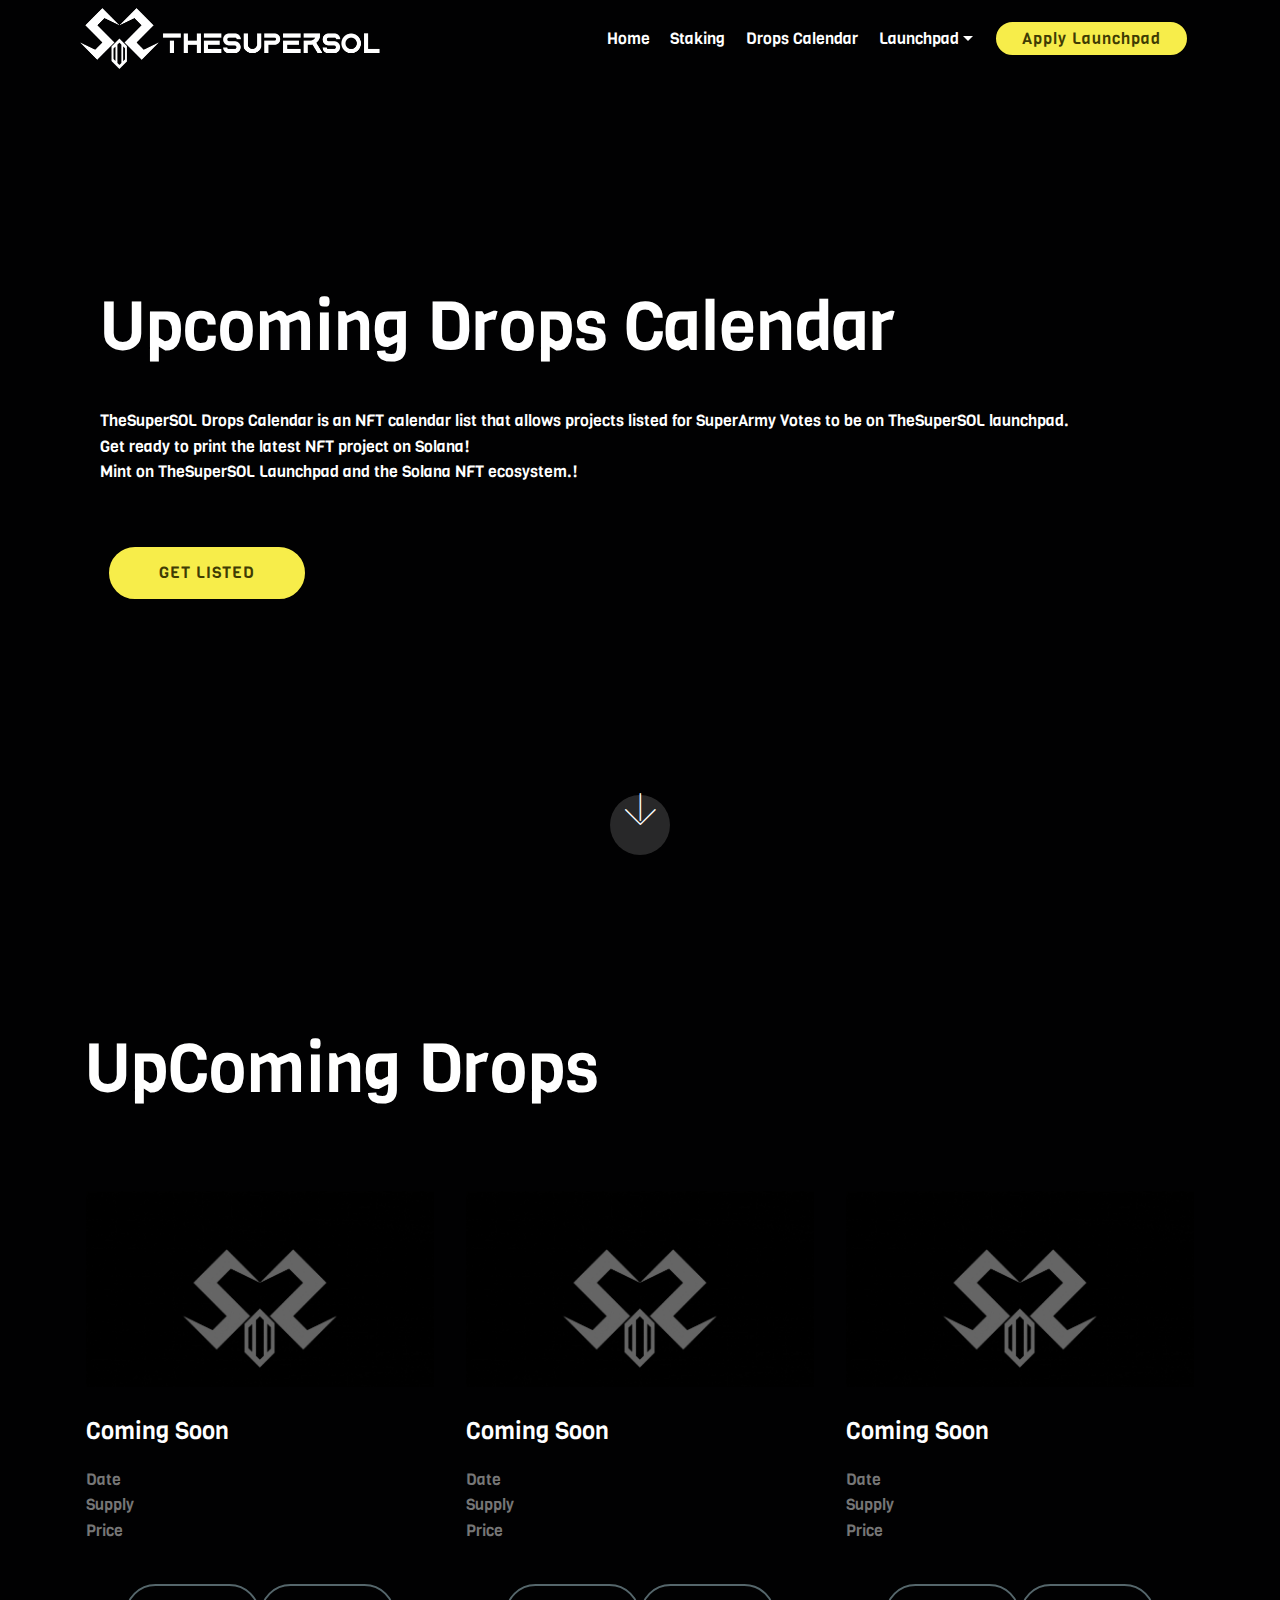
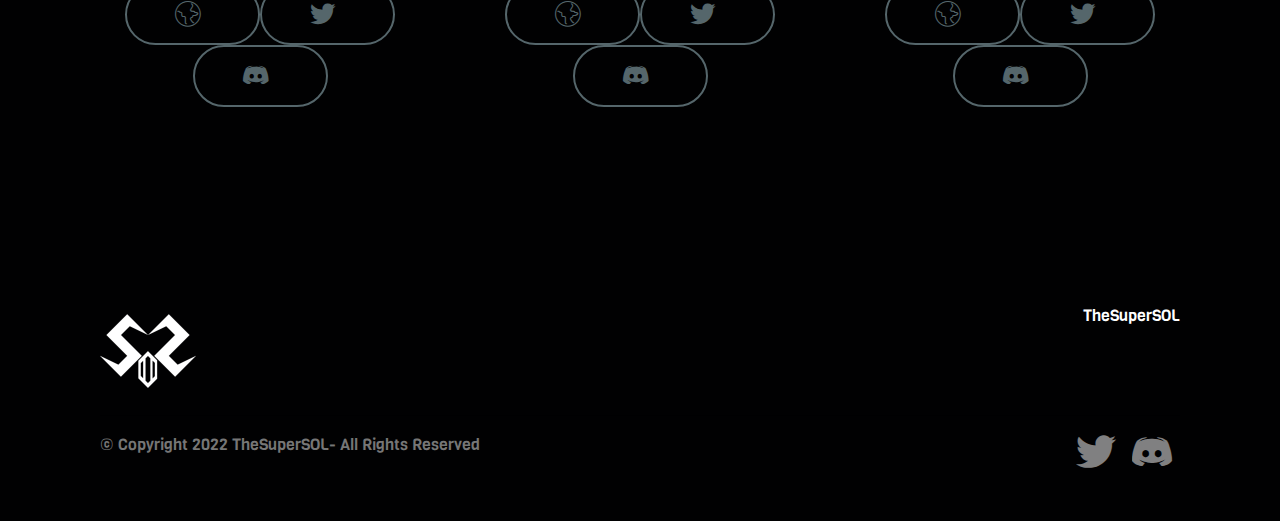
<file: Dropcalendar.html>
<!DOCTYPE html>
<html>

<head>
    <!-- Site made with Mobirise Website Builder v4.12.4, https://mobirise.com -->
    <meta charset="UTF-8">
    <meta http-equiv="X-UA-Compatible" content="IE=edge">
    <meta name="generator" content="Mobirise v4.12.4, mobirise.com">
    <meta name="viewport" content="width=device-width, initial-scale=1, minimum-scale=1">
    <link rel="shortcut icon" href="assets/images/favicon.ico" type="image/x-icon">
    <meta name="description" content="Site Creator Description">


    <title>Dropcalendar</title>
    <link rel="stylesheet" href="assets/web/assets/mobirise-icons/mobirise-icons.css">
    <link rel="stylesheet" href="assets/bootstrap/css/bootstrap.min.css">
    <link rel="stylesheet" href="assets/bootstrap/css/bootstrap-grid.min.css">
    <link rel="stylesheet" href="assets/bootstrap/css/bootstrap-reboot.min.css">
    <link rel="stylesheet" href="assets/tether/tether.min.css">
    <link rel="stylesheet" href="assets/dropdown/css/style.css">
    <link rel="stylesheet" href="assets/socicon/css/styles.css">
    <link rel="stylesheet" href="assets/theme/css/style.css">
    <link rel="preload" as="style" href="assets/mobirise/css/mbr-additional.css">
    <link rel="stylesheet" href="assets/mobirise/css/mbr-additional.css" type="text/css">



</head>

<body>
    <section class="menu cid-qTkzRZLJNu" once="menu" id="menu1-14">



        <nav
            class="navbar navbar-expand beta-menu navbar-dropdown align-items-center navbar-fixed-top navbar-toggleable-sm">
            <button class="navbar-toggler navbar-toggler-right" type="button" data-toggle="collapse"
                data-target="#navbarSupportedContent" aria-controls="navbarSupportedContent" aria-expanded="false"
                aria-label="Toggle navigation">
                <div class="hamburger">
                    <span></span>
                    <span></span>
                    <span></span>
                    <span></span>
                </div>
            </button>
            <div class="menu-logo">
                <div class="navbar-brand">
                    <span class="navbar-logo">
                        <a href="Dropcalendar.html">
                            <img src="assets/images/logo-website-1-594x120.png" alt="TheSuperSOL" title=""
                                style="height: 3.8rem;">
                        </a>
                    </span>

                </div>
            </div>
            <div class="collapse navbar-collapse" id="navbarSupportedContent">
                <ul class="navbar-nav nav-dropdown" data-app-modern-menu="true">
                    <li class="nav-item">
                        <a class="nav-link link text-white text-primary display-4" href="index.html">Home</a>
                    </li>
                    <li class="nav-item">
                        <a class="nav-link link text-white display-4" href="Staking.html">
                            Staking</a>
                    </li>
                    <li class="nav-item"><a class="nav-link link text-white display-4" href="Dropcalendar.html">Drops
                            Calendar</a></li>
                    <li class="nav-item dropdown"><a class="nav-link link text-white dropdown-toggle display-4"
                            href="https://mobirise.com" data-toggle="dropdown-submenu" aria-expanded="false">
                            Launchpad</a>
                        <div class="dropdown-menu"><a class="text-white dropdown-item display-4"
                                href="Launchpad-info.html">Launchpad Info</a><a
                                class="text-white dropdown-item display-4" href="Dropcalendar.html">Upcoming</a><a
                                class="text-white dropdown-item display-4" href="Pass.html">Pass</a></div>
                    </li>
                </ul>
                <div class="navbar-buttons mbr-section-btn"><a class="btn btn-sm btn-secondary display-4"
                        href="Dropcalendar.html">
                        Apply Launchpad</a></div>
            </div>
        </nav>
    </section>

    <section class="engine"><a href="https://mobirise.info/f">simple website creator</a></section>
    <section class="header11 cid-t7UcNmeRNK mbr-fullscreen" id="header11-19">

        <!-- Block parameters controls (Blue "Gear" panel) -->

        <!-- End block parameters -->


        <div class="container align-left">
            <div class="media-container-column mbr-white col-md-12">

                <h1 class="mbr-section-title py-3 mbr-fonts-style display-1">Upcoming Drops Calendar</h1>
                <p class="mbr-text py-3 mbr-fonts-style display-7">TheSuperSOL Drops Calendar is an NFT calendar list
                    that allows projects listed for SuperArmy Votes to be on TheSuperSOL launchpad.
                    <br>Get ready to print the latest NFT project on Solana!
                    <br>Mint on TheSuperSOL Launchpad and the Solana NFT ecosystem.!
                </p>
                <div class="mbr-section-btn py-4"><a class="btn btn-md btn-secondary display-4"
                        href="https://www.thesupersol.net" target="_blank">GET LISTED</a></div>
            </div>
        </div>

        <div class="mbr-arrow hidden-sm-down" aria-hidden="true">
            <a href="#next">
                <i class="mbri-down mbr-iconfont"></i>
            </a>
        </div>
    </section>

    <section class="services1 cid-t7U8maD4GT" id="services1-15">
        <!---->

        <!---->
        <!--Overlay-->

        <!--Container-->
        <div class="container">
            <div class="row justify-content-center">
                <!--Titles-->
                <div class="title pb-5 col-12">
                    <h2 class="align-left pb-3 mbr-fonts-style display-1">UpComing Drops<br></h2>

                </div>
                <!--Card-1-->
                <div class="card col-12 col-md-6 p-3 col-lg-4">
                    <div class="card-wrapper">
                        <div class="card-img">
                            <img src="assets/images/presentasi-teknologi-5g-elemen-3d-biru-1.gif" alt="Mobirise"
                                title="">
                        </div>
                        <div class="card-box">
                            <h4 class="card-title mbr-fonts-style display-5">
                                Coming Soon</h4>
                            <p class="mbr-text mbr-fonts-style display-7">Date<br>Supply<br>Price</p>
                            <!--Btn-->
                            <div class="mbr-section-btn align-center"><a href="Dropcalendar.html"
                                    class="btn btn-warning-outline display-7"><span
                                        class="mbri-globe mbr-iconfont mbr-iconfont-btn"></span></a> <a
                                    href="Dropcalendar.html" class="btn btn-warning-outline display-7"><span
                                        class="socicon socicon-twitter mbr-iconfont mbr-iconfont-btn"></span></a> <a
                                    href="Dropcalendar.html" class="btn btn-warning-outline display-7"><span
                                        class="socicon socicon-discord mbr-iconfont mbr-iconfont-btn"></span></a></div>
                        </div>
                    </div>
                </div>
                <!--Card-2-->
                <div class="card col-12 col-md-6 p-3 col-lg-4">
                    <div class="card-wrapper">
                        <div class="card-img">
                            <img src="assets/images/presentasi-teknologi-5g-elemen-3d-biru-1.gif" alt="Mobirise"
                                title="">
                        </div>
                        <div class="card-box">
                            <h4 class="card-title mbr-fonts-style display-5">Coming Soon</h4>
                            <p class="mbr-text mbr-fonts-style display-7">Date
                                <br>Supply
                                <br>Price
                            </p>
                            <!--Btn-->
                            <div class="mbr-section-btn align-center"><a href="Dropcalendar.html"
                                    class="btn btn-warning-outline display-7"><span
                                        class="mbri-globe mbr-iconfont mbr-iconfont-btn"></span></a> <a
                                    href="Dropcalendar.html" class="btn btn-warning-outline display-7"><span
                                        class="socicon socicon-twitter mbr-iconfont mbr-iconfont-btn"></span></a> <a
                                    href="Dropcalendar.html" class="btn btn-warning-outline display-7"><span
                                        class="socicon socicon-discord mbr-iconfont mbr-iconfont-btn"></span></a></div>
                        </div>
                    </div>
                </div>
                <!--Card-3-->
                <div class="card col-12 col-md-6 p-3 col-lg-4 last-child">
                    <div class="card-wrapper">
                        <div class="card-img">
                            <img src="assets/images/presentasi-teknologi-5g-elemen-3d-biru-1.gif" alt="Mobirise"
                                title="">
                        </div>
                        <div class="card-box">
                            <h4 class="card-title mbr-fonts-style display-5">Coming Soon</h4>
                            <p class="mbr-text mbr-fonts-style display-7">Date
                                <br>Supply
                                <br>Price
                            </p>
                            <!--Btn-->
                            <div class="mbr-section-btn align-center"><a href="Dropcalendar.html"
                                    class="btn btn-warning-outline display-4"><span
                                        class="mbri-globe mbr-iconfont mbr-iconfont-btn"></span></a> <a
                                    href="Dropcalendar.html" class="btn btn-warning-outline display-4"><span
                                        class="socicon socicon-twitter mbr-iconfont mbr-iconfont-btn"></span></a> <a
                                    href="Dropcalendar.html" class="btn btn-warning-outline display-4"><span
                                        class="socicon socicon-discord mbr-iconfont mbr-iconfont-btn"></span></a></div>
                        </div>
                    </div>
                </div>
                <!--Card-4-->

            </div>
        </div>
    </section>

    <section class="cid-t7Ucdu1Fox" id="footer5-17">





        <div class="container">
            <div class="media-container-row">
                <div class="col-md-3">
                    <div class="media-wrap">
                        <a href="Dropcalendar.html">
                            <img src="assets/images/logo192-192x192.png" alt="TheSuperSOL" title="">
                        </a>
                    </div>
                </div>
                <div class="col-md-9">
                    <p class="mbr-text align-right links mbr-fonts-style display-7">TheSuperSOL</p>
                </div>
            </div>
            <div class="footer-lower">
                <div class="media-container-row">
                    <div class="col-md-12">
                        <hr>
                    </div>
                </div>
                <div class="media-container-row mbr-white">
                    <div class="col-md-6 copyright">
                        <p class="mbr-text mbr-fonts-style display-7">
                            © Copyright 2022 TheSuperSOL- All Rights Reserved
                        </p>
                    </div>
                    <div class="col-md-6">
                        <div class="social-list align-right">
                            <div class="soc-item">
                                <a href="https://twitter.com/The_SuperSol" target="_blank">
                                    <span class="mbr-iconfont mbr-iconfont-social socicon-twitter socicon"
                                        style="color: rgb(255, 255, 255); fill: rgb(255, 255, 255); font-size: 40px;"></span>
                                </a>
                            </div>
                            <div class="soc-item">
                                <a href="https://discord.gg/4xCJHDDrbs" target="_blank">
                                    <span class="mbr-iconfont mbr-iconfont-social socicon-discord socicon"
                                        style="font-size: 40px; color: rgb(255, 255, 255); fill: rgb(255, 255, 255);"></span>
                                </a>
                            </div>




                        </div>
                    </div>
                </div>
            </div>
        </div>
    </section>


    <script src="assets/web/assets/jquery/jquery.min.js"></script>
    <script src="assets/popper/popper.min.js"></script>
    <script src="assets/bootstrap/js/bootstrap.min.js"></script>
    <script src="assets/tether/tether.min.js"></script>
    <script src="assets/smoothscroll/smooth-scroll.js"></script>
    <script src="assets/dropdown/js/nav-dropdown.js"></script>
    <script src="assets/dropdown/js/navbar-dropdown.js"></script>
    <script src="assets/touchswipe/jquery.touch-swipe.min.js"></script>
    <script src="assets/theme/js/script.js"></script>


</body>

</html>
</file>
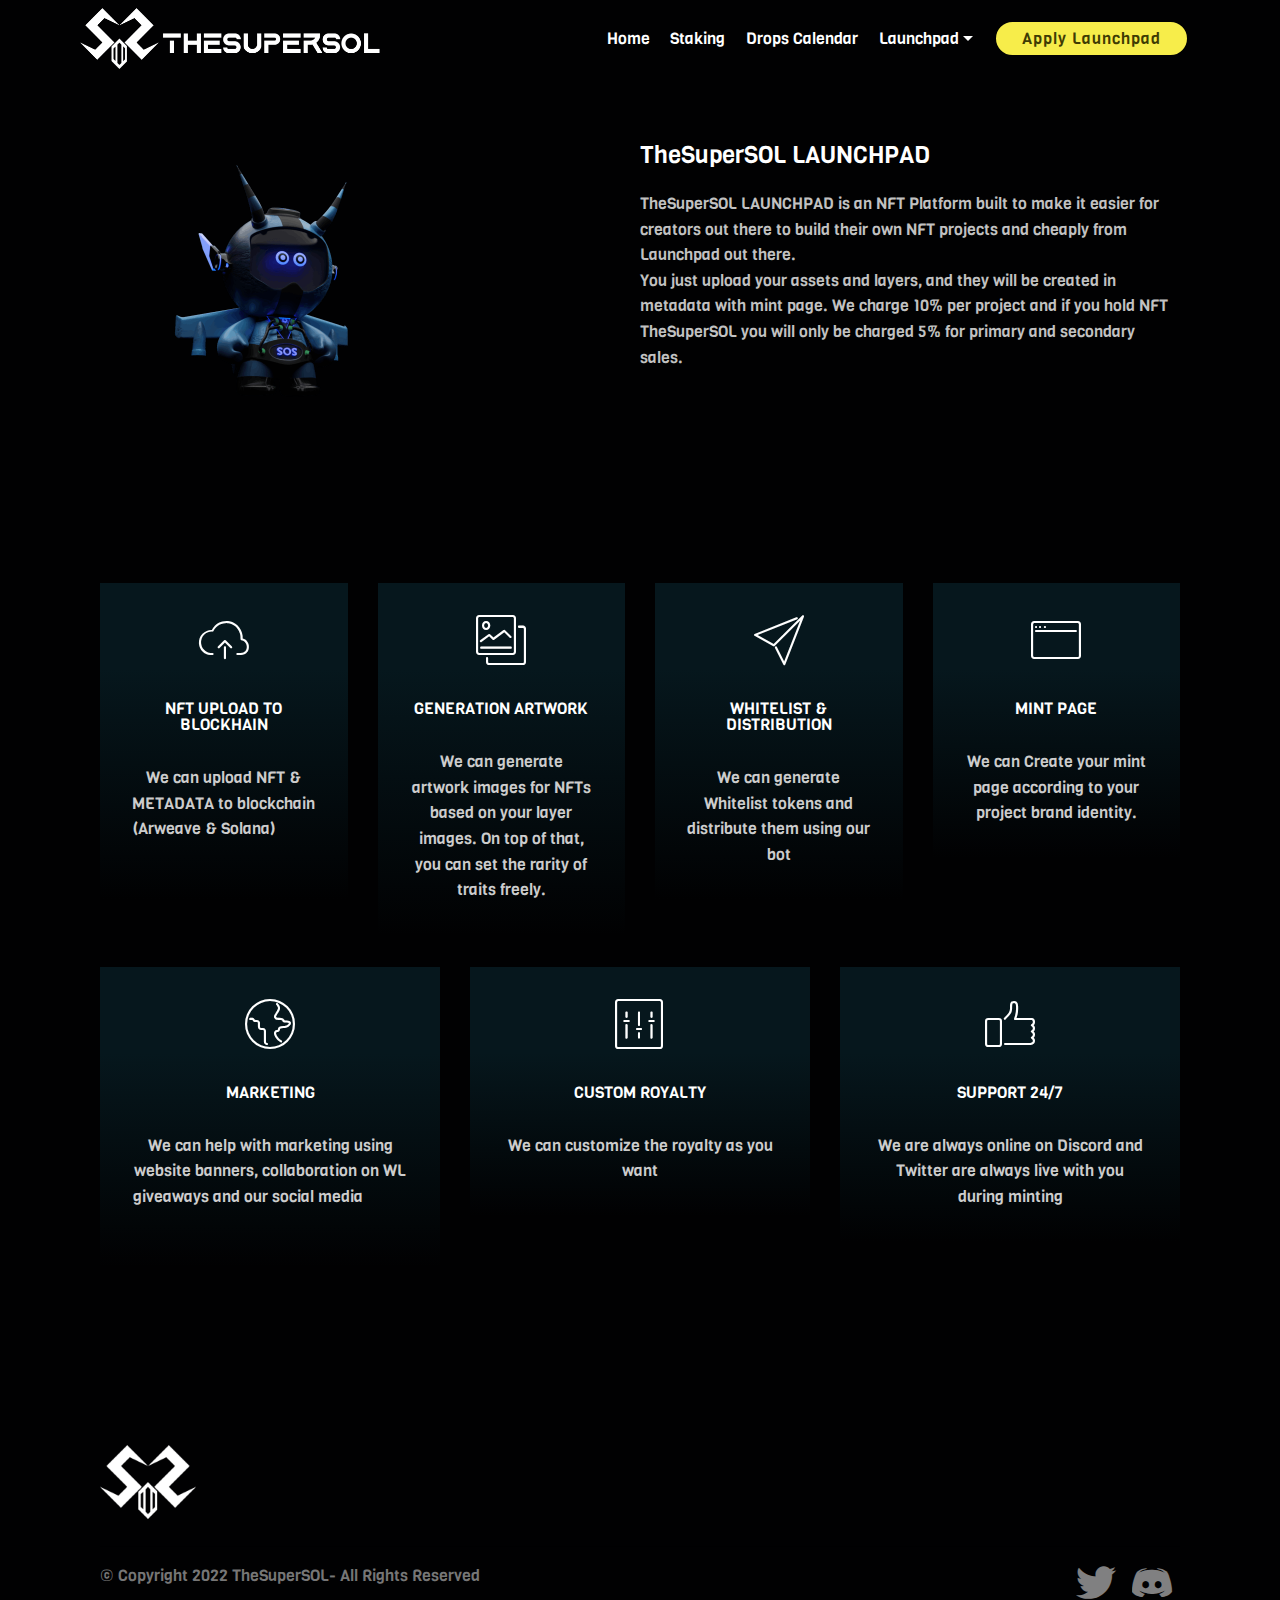
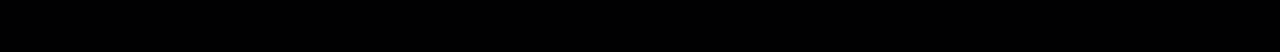
<file: Launchpad-info.html>
<!DOCTYPE html>
<html  >
<head>
  <!-- Site made with Mobirise Website Builder v4.12.4, https://mobirise.com -->
  <meta charset="UTF-8">
  <meta http-equiv="X-UA-Compatible" content="IE=edge">
  <meta name="generator" content="Mobirise v4.12.4, mobirise.com">
  <meta name="viewport" content="width=device-width, initial-scale=1, minimum-scale=1">
  <link rel="shortcut icon" href="assets/images/favicon.ico" type="image/x-icon">
  <meta name="description" content="Web Site Generator Description">
  
  
  <title>Launchpad Info</title>
  <link rel="stylesheet" href="assets/web/assets/mobirise-icons/mobirise-icons.css">
  <link rel="stylesheet" href="assets/bootstrap/css/bootstrap.min.css">
  <link rel="stylesheet" href="assets/bootstrap/css/bootstrap-grid.min.css">
  <link rel="stylesheet" href="assets/bootstrap/css/bootstrap-reboot.min.css">
  <link rel="stylesheet" href="assets/tether/tether.min.css">
  <link rel="stylesheet" href="assets/dropdown/css/style.css">
  <link rel="stylesheet" href="assets/socicon/css/styles.css">
  <link rel="stylesheet" href="assets/theme/css/style.css">
  <link rel="preload" as="style" href="assets/mobirise/css/mbr-additional.css"><link rel="stylesheet" href="assets/mobirise/css/mbr-additional.css" type="text/css">
  
  
  
</head>
<body>
  <section class="menu cid-qTkzRZLJNu" once="menu" id="menu1-i">

    

    <nav class="navbar navbar-expand beta-menu navbar-dropdown align-items-center navbar-fixed-top navbar-toggleable-sm">
        <button class="navbar-toggler navbar-toggler-right" type="button" data-toggle="collapse" data-target="#navbarSupportedContent" aria-controls="navbarSupportedContent" aria-expanded="false" aria-label="Toggle navigation">
            <div class="hamburger">
                <span></span>
                <span></span>
                <span></span>
                <span></span>
            </div>
        </button>
        <div class="menu-logo">
            <div class="navbar-brand">
                <span class="navbar-logo">
                    <a href="Launchpad-info.html">
                         <img src="assets/images/logo-website-1-594x120.png" alt="TheSuperSOL" title="" style="height: 3.8rem;">
                    </a>
                </span>
                
            </div>
        </div>
        <div class="collapse navbar-collapse" id="navbarSupportedContent">
            <ul class="navbar-nav nav-dropdown" data-app-modern-menu="true"><li class="nav-item">
                    <a class="nav-link link text-white text-primary display-4" href="index.html">Home</a>
                </li>
                <li class="nav-item">
                    <a class="nav-link link text-white display-4" href="Staking.html">
                        Staking</a>
                </li><li class="nav-item"><a class="nav-link link text-white display-4" href="Dropcalendar.html">Drops Calendar</a></li><li class="nav-item dropdown"><a class="nav-link link text-white dropdown-toggle display-4" href="https://mobirise.com" data-toggle="dropdown-submenu" aria-expanded="false">
                        Launchpad</a><div class="dropdown-menu"><a class="text-white dropdown-item display-4" href="Launchpad-info.html">Launchpad Info</a><a class="text-white dropdown-item display-4" href="Upcoming.html">Upcoming</a><a class="text-white dropdown-item display-4" href="Pass.html">Pass</a></div></li></ul>
            <div class="navbar-buttons mbr-section-btn"><a class="btn btn-sm btn-secondary display-4" href="Launchpad-info.html">
                    Apply Launchpad</a></div>
        </div>
    </nav>
</section>

<section class="engine"><a href="https://mobirise.info/j">website templates</a></section><section class="features11 cid-t7ICwqluhH" id="features11-n">

    

    

    <div class="container">   
        <div class="col-md-12">
            <div class="media-container-row">
                <div class="mbr-figure m-auto" style="width: 50%;">
                    <img src="assets/images/0-952x536.png" alt="Mobirise" title="">
                </div>
                <div class=" align-left aside-content">
                    <h2 class="mbr-title pt-2 mbr-fonts-style display-5">TheSuperSOL LAUNCHPAD</h2>
                    <div class="mbr-section-text">
                        <p class="mbr-text mb-5 pt-3 mbr-light mbr-fonts-style display-7">TheSuperSOL LAUNCHPAD is an NFT Platform built to make it easier for creators out there to build their own NFT projects and cheaply from Launchpad out there.
<br>You just upload your assets and layers, and they will be created in metadata with mint page. We charge 10% per project and if you hold NFT TheSuperSOL you will only be charged 5% for primary and secondary sales.</p>
                    </div>

                    
                </div>
            </div>
        </div> 
    </div>          
</section>

<section class="features8 cid-t7IANnmm6Z" id="features8-l">

    

    

    <div class="container">
        <div class="media-container-row">

            <div class="card  col-12 col-md-6 col-lg-3">
                <div class="card-img">
                    <span class="mbr-iconfont mbri-upload" style="font-size: 50px;"></span>
                </div>
                <div class="card-box align-center">
                    <h4 class="card-title mbr-fonts-style display-7">NFT UPLOAD TO BLOCKHAIN</h4>
                    <p class="mbr-text mbr-fonts-style display-7">
                       We can upload NFT &amp; METADATA to blockchain (Arweave &amp; Solana) &nbsp; &nbsp; &nbsp; &nbsp; &nbsp; &nbsp; &nbsp; &nbsp; &nbsp; &nbsp;&nbsp;</p>
                    
                </div>
            </div>

            <div class="card  col-12 col-md-6 col-lg-3">
                <div class="card-img">
                    <span class="mbr-iconfont mbri-photos" style="font-size: 50px;"></span>
                </div>
                <div class="card-box align-center">
                    <h4 class="card-title mbr-fonts-style display-7">GENERATION ARTWORK</h4>
                    <p class="mbr-text mbr-fonts-style display-7">
                       We can generate artwork images for NFTs based on your layer images. On top of that, you can set the rarity of traits freely.
                    </p>
                    
                </div>
            </div>

            <div class="card  col-12 col-md-6 col-lg-3">
                <div class="card-img">
                    <span class="mbr-iconfont mbri-paper-plane" style="font-size: 50px;"></span>
                </div>
                <div class="card-box align-center">
                    <h4 class="card-title mbr-fonts-style display-7">WHITELIST &amp; DISTRIBUTION</h4>
                    <p class="mbr-text mbr-fonts-style display-7">
                       We can generate Whitelist tokens and distribute them using our bot
                    </p>
                    
                </div>
            </div>

            <div class="card  col-12 col-md-6 col-lg-3">
                <div class="card-img">
                    <span class="mbr-iconfont mbri-browse" style="font-size: 50px;"></span>
                </div>
                <div class="card-box align-center">
                    <h4 class="card-title mbr-fonts-style display-7">
                        MINT PAGE</h4>
                    <p class="mbr-text mbr-fonts-style display-7">
                       We can Create your mint page according to your project brand identity.
                    </p>
                    
                </div>
            </div>
        </div>
    </div>
</section>

<section class="features8 cid-t7IDQfE2LG" id="features8-o">

    

    

    <div class="container">
        <div class="media-container-row">

            <div class="card  col-12 col-md-6 col-lg-4">
                <div class="card-img">
                    <span class="mbr-iconfont mbri-globe" style="font-size: 50px;"></span>
                </div>
                <div class="card-box align-center">
                    <h4 class="card-title mbr-fonts-style display-7">MARKETING</h4>
                    <p class="mbr-text mbr-fonts-style display-7">
                       We can help with marketing using website banners, collaboration on WL giveaways and our social media&nbsp; &nbsp; &nbsp; &nbsp; &nbsp; &nbsp; &nbsp; &nbsp; &nbsp; &nbsp;&nbsp;</p>
                    
                </div>
            </div>

            <div class="card  col-12 col-md-6 col-lg-4">
                <div class="card-img">
                    <span class="mbr-iconfont mbri-setting2" style="font-size: 50px;"></span>
                </div>
                <div class="card-box align-center">
                    <h4 class="card-title mbr-fonts-style display-7">CUSTOM ROYALTY</h4>
                    <p class="mbr-text mbr-fonts-style display-7">
                       We can customize the royalty as you want
                    </p>
                    
                </div>
            </div>

            <div class="card  col-12 col-md-6 col-lg-4">
                <div class="card-img">
                    <span class="mbr-iconfont mbri-like" style="font-size: 50px;"></span>
                </div>
                <div class="card-box align-center">
                    <h4 class="card-title mbr-fonts-style display-7">SUPPORT 24/7</h4>
                    <p class="mbr-text mbr-fonts-style display-7">
                       We are always online on Discord and Twitter are always live with you during minting
                    </p>
                    
                </div>
            </div>

            
        </div>
    </div>
</section>

<section class="cid-t7IAEXOoOQ" id="footer5-k">

    

    

    <div class="container">
        <div class="media-container-row">
            <div class="col-md-3">
                <div class="media-wrap">
                    <a href="Launchpad-info.html">
                       <img src="assets/images/logo512-512x512.png" alt="TheSuperSOL" title="">
                    </a>
                </div>
            </div>
            <div class="col-md-9">
                <p class="mbr-text align-right links mbr-fonts-style display-7"></p>
            </div>
        </div>
        <div class="footer-lower">
            <div class="media-container-row">
                <div class="col-md-12">
                    <hr>
                </div>
            </div>
            <div class="media-container-row mbr-white">
                <div class="col-md-6 copyright">
                    <p class="mbr-text mbr-fonts-style display-7">
                        © Copyright 2022 TheSuperSOL- All Rights Reserved
                    </p>
                </div>
                <div class="col-md-6">
                    <div class="social-list align-right">
                        <div class="soc-item">
                            <a href="https://twitter.com/The_SuperSol" target="_blank">
                                <span class="mbr-iconfont mbr-iconfont-social socicon-twitter socicon" style="color: rgb(255, 255, 255); fill: rgb(255, 255, 255); font-size: 40px;"></span>
                            </a>
                        </div>
                        <div class="soc-item">
                            <a href="https://discord.gg/4xCJHDDrbs" target="_blank">
                                <span class="mbr-iconfont mbr-iconfont-social socicon-discord socicon" style="font-size: 40px; color: rgb(255, 255, 255); fill: rgb(255, 255, 255);"></span>
                            </a>
                        </div>
                        
                        
                        
                        
                    </div>
                </div>
            </div>
        </div>
    </div>
</section>


  <script src="assets/web/assets/jquery/jquery.min.js"></script>
  <script src="assets/popper/popper.min.js"></script>
  <script src="assets/bootstrap/js/bootstrap.min.js"></script>
  <script src="assets/tether/tether.min.js"></script>
  <script src="assets/smoothscroll/smooth-scroll.js"></script>
  <script src="assets/dropdown/js/nav-dropdown.js"></script>
  <script src="assets/dropdown/js/navbar-dropdown.js"></script>
  <script src="assets/touchswipe/jquery.touch-swipe.min.js"></script>
  <script src="assets/theme/js/script.js"></script>
  
  
</body>
</html>
</file>
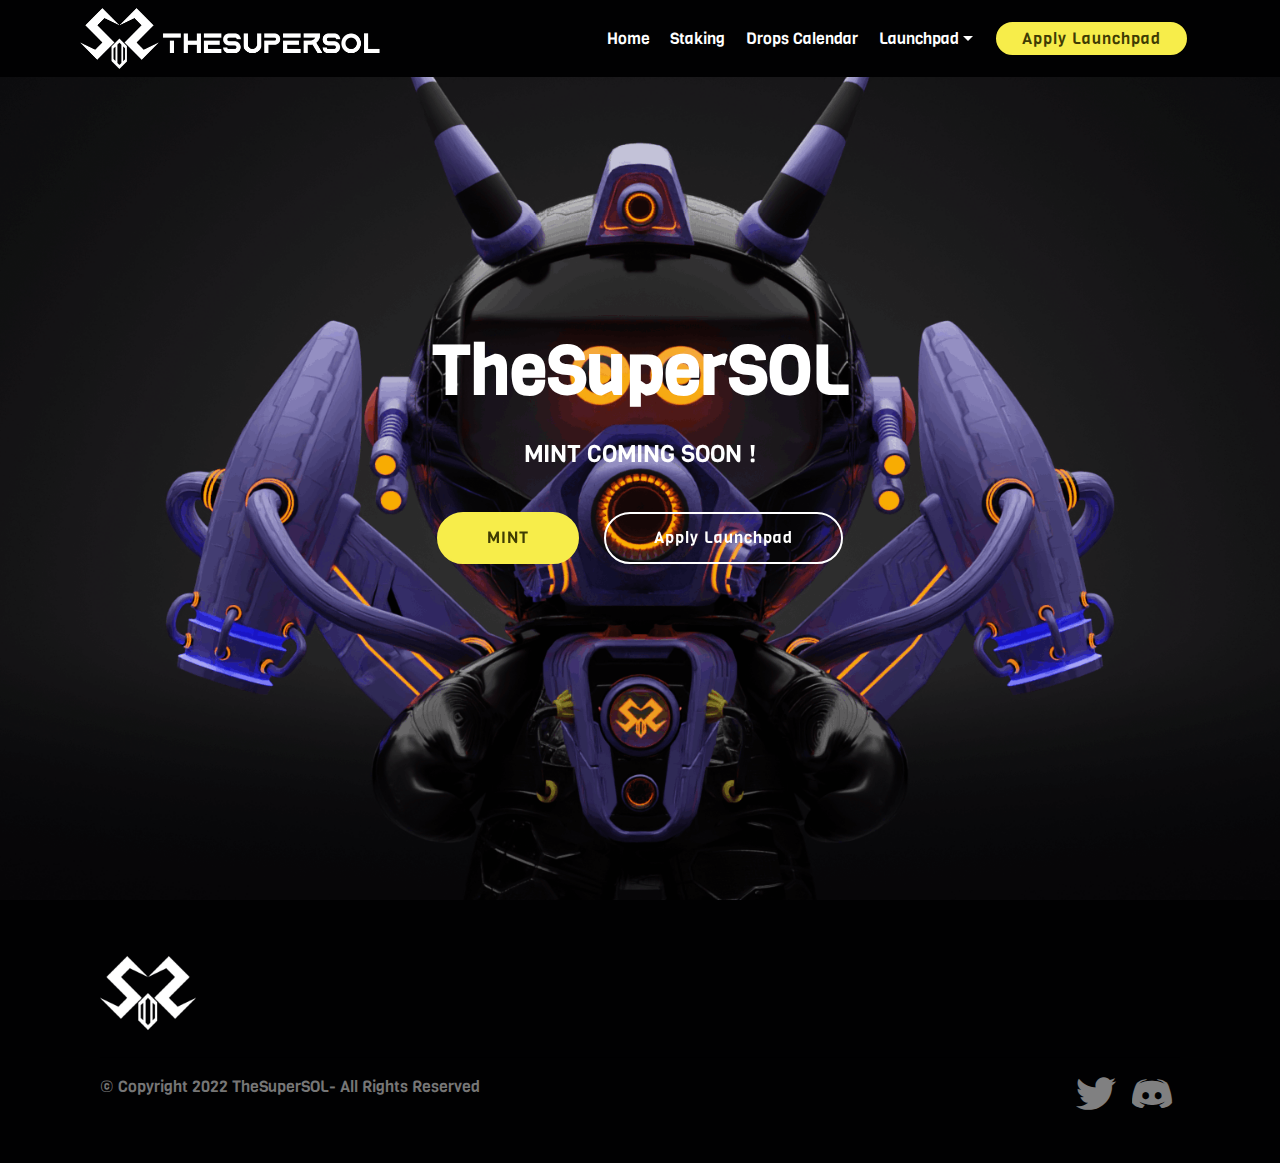
<file: Pass.html>
<!DOCTYPE html>
<html>

<head>
    <!-- Site made with Mobirise Website Builder v4.12.4, https://mobirise.com -->
    <meta charset="UTF-8">
    <meta http-equiv="X-UA-Compatible" content="IE=edge">
    <meta name="generator" content="Mobirise v4.12.4, mobirise.com">
    <meta name="viewport" content="width=device-width, initial-scale=1, minimum-scale=1">
    <link rel="shortcut icon" href="assets/images/favicon.ico" type="image/x-icon">
    <meta name="description" content="Website Builder Description">


    <title>Pass</title>
    <link rel="stylesheet" href="assets/web/assets/mobirise-icons/mobirise-icons.css">
    <link rel="stylesheet" href="assets/bootstrap/css/bootstrap.min.css">
    <link rel="stylesheet" href="assets/bootstrap/css/bootstrap-grid.min.css">
    <link rel="stylesheet" href="assets/bootstrap/css/bootstrap-reboot.min.css">
    <link rel="stylesheet" href="assets/socicon/css/styles.css">
    <link rel="stylesheet" href="assets/tether/tether.min.css">
    <link rel="stylesheet" href="assets/dropdown/css/style.css">
    <link rel="stylesheet" href="assets/theme/css/style.css">
    <link rel="preload" as="style" href="assets/mobirise/css/mbr-additional.css">
    <link rel="stylesheet" href="assets/mobirise/css/mbr-additional.css" type="text/css">



</head>

<body>
    <section class="menu cid-qTkzRZLJNu" once="menu" id="menu1-s">



        <nav
            class="navbar navbar-expand beta-menu navbar-dropdown align-items-center navbar-fixed-top navbar-toggleable-sm">
            <button class="navbar-toggler navbar-toggler-right" type="button" data-toggle="collapse"
                data-target="#navbarSupportedContent" aria-controls="navbarSupportedContent" aria-expanded="false"
                aria-label="Toggle navigation">
                <div class="hamburger">
                    <span></span>
                    <span></span>
                    <span></span>
                    <span></span>
                </div>
            </button>
            <div class="menu-logo">
                <div class="navbar-brand">
                    <span class="navbar-logo">
                        <a href="Pass.html">
                            <img src="assets/images/logo-website-1-594x120.png" alt="TheSuperSOL" title=""
                                style="height: 3.8rem;">
                        </a>
                    </span>

                </div>
            </div>
            <div class="collapse navbar-collapse" id="navbarSupportedContent">
                <ul class="navbar-nav nav-dropdown" data-app-modern-menu="true">
                    <li class="nav-item">
                        <a class="nav-link link text-white text-primary display-4" href="index.html">Home</a>
                    </li>
                    <li class="nav-item">
                        <a class="nav-link link text-white display-4" href="Staking.html">
                            Staking</a>
                    </li>
                    <li class="nav-item"><a class="nav-link link text-white display-4" href="Dropcalendar.html">Drops
                            Calendar</a></li>
                    <li class="nav-item dropdown"><a class="nav-link link text-white dropdown-toggle display-4"
                            href="https://mobirise.com" data-toggle="dropdown-submenu" aria-expanded="false">
                            Launchpad</a>
                        <div class="dropdown-menu"><a class="text-white dropdown-item display-4"
                                href="Launchpad-info.html">Launchpad Info</a><a
                                class="text-white dropdown-item display-4" href="Upcoming.html">Upcoming</a><a
                                class="text-white dropdown-item display-4" href="Pass.html">Pass</a></div>
                    </li>
                </ul>
                <div class="navbar-buttons mbr-section-btn"><a class="btn btn-sm btn-secondary display-4"
                        href="Pass.html">
                        Apply Launchpad</a></div>
            </div>
        </nav>
    </section>

    <section class="engine"><a href="https://mobirise.info/z">best free css templates</a></section>
    <section class="cid-t7IHNJD7gO mbr-fullscreen mbr-parallax-background" id="header2-t">





        <div class="container align-center">
            <div class="row justify-content-md-center">
                <div class="mbr-white col-md-10">
                    <h1 class="mbr-section-title mbr-bold pb-3 mbr-fonts-style display-1">TheSuperSOL</h1>

                    <p class="mbr-text pb-3 mbr-fonts-style display-5">MINT COMING SOON !</p>
                    <div class="mbr-section-btn"><a class="btn btn-md btn-secondary display-4" href="#"
                            target="_blank">MINT</a>
                        <a class="btn btn-md btn-white-outline display-4" href="Pass.html">Apply Launchpad</a>
                    </div>
                </div>
            </div>
        </div>

    </section>

    <section class="cid-t7IHORW9FP" id="footer5-u">





        <div class="container">
            <div class="media-container-row">
                <div class="col-md-3">
                    <div class="media-wrap">
                        <a href="Pass.html">
                            <img src="assets/images/logo512-512x512.png" alt="TheSuperSOL" title="">
                        </a>
                    </div>
                </div>
                <div class="col-md-9">
                    <p class="mbr-text align-right links mbr-fonts-style display-7"></p>
                </div>
            </div>
            <div class="footer-lower">
                <div class="media-container-row">
                    <div class="col-md-12">
                        <hr>
                    </div>
                </div>
                <div class="media-container-row mbr-white">
                    <div class="col-md-6 copyright">
                        <p class="mbr-text mbr-fonts-style display-7">
                            © Copyright 2022 TheSuperSOL- All Rights Reserved
                        </p>
                    </div>
                    <div class="col-md-6">
                        <div class="social-list align-right">
                            <div class="soc-item">
                                <a href="https://twitter.com/The_SuperSol" target="_blank">
                                    <span class="mbr-iconfont mbr-iconfont-social socicon-twitter socicon"
                                        style="color: rgb(255, 255, 255); fill: rgb(255, 255, 255); font-size: 40px;"></span>
                                </a>
                            </div>
                            <div class="soc-item">
                                <a href="https://discord.gg/4xCJHDDrbs" target="_blank">
                                    <span class="mbr-iconfont mbr-iconfont-social socicon-discord socicon"
                                        style="font-size: 40px; color: rgb(255, 255, 255); fill: rgb(255, 255, 255);"></span>
                                </a>
                            </div>




                        </div>
                    </div>
                </div>
            </div>
        </div>
    </section>


    <script src="assets/web/assets/jquery/jquery.min.js"></script>
    <script src="assets/popper/popper.min.js"></script>
    <script src="assets/bootstrap/js/bootstrap.min.js"></script>
    <script src="assets/tether/tether.min.js"></script>
    <script src="assets/dropdown/js/nav-dropdown.js"></script>
    <script src="assets/dropdown/js/navbar-dropdown.js"></script>
    <script src="assets/touchswipe/jquery.touch-swipe.min.js"></script>
    <script src="assets/parallax/jarallax.min.js"></script>
    <script src="assets/smoothscroll/smooth-scroll.js"></script>
    <script src="assets/theme/js/script.js"></script>


</body>

</html>
</file>
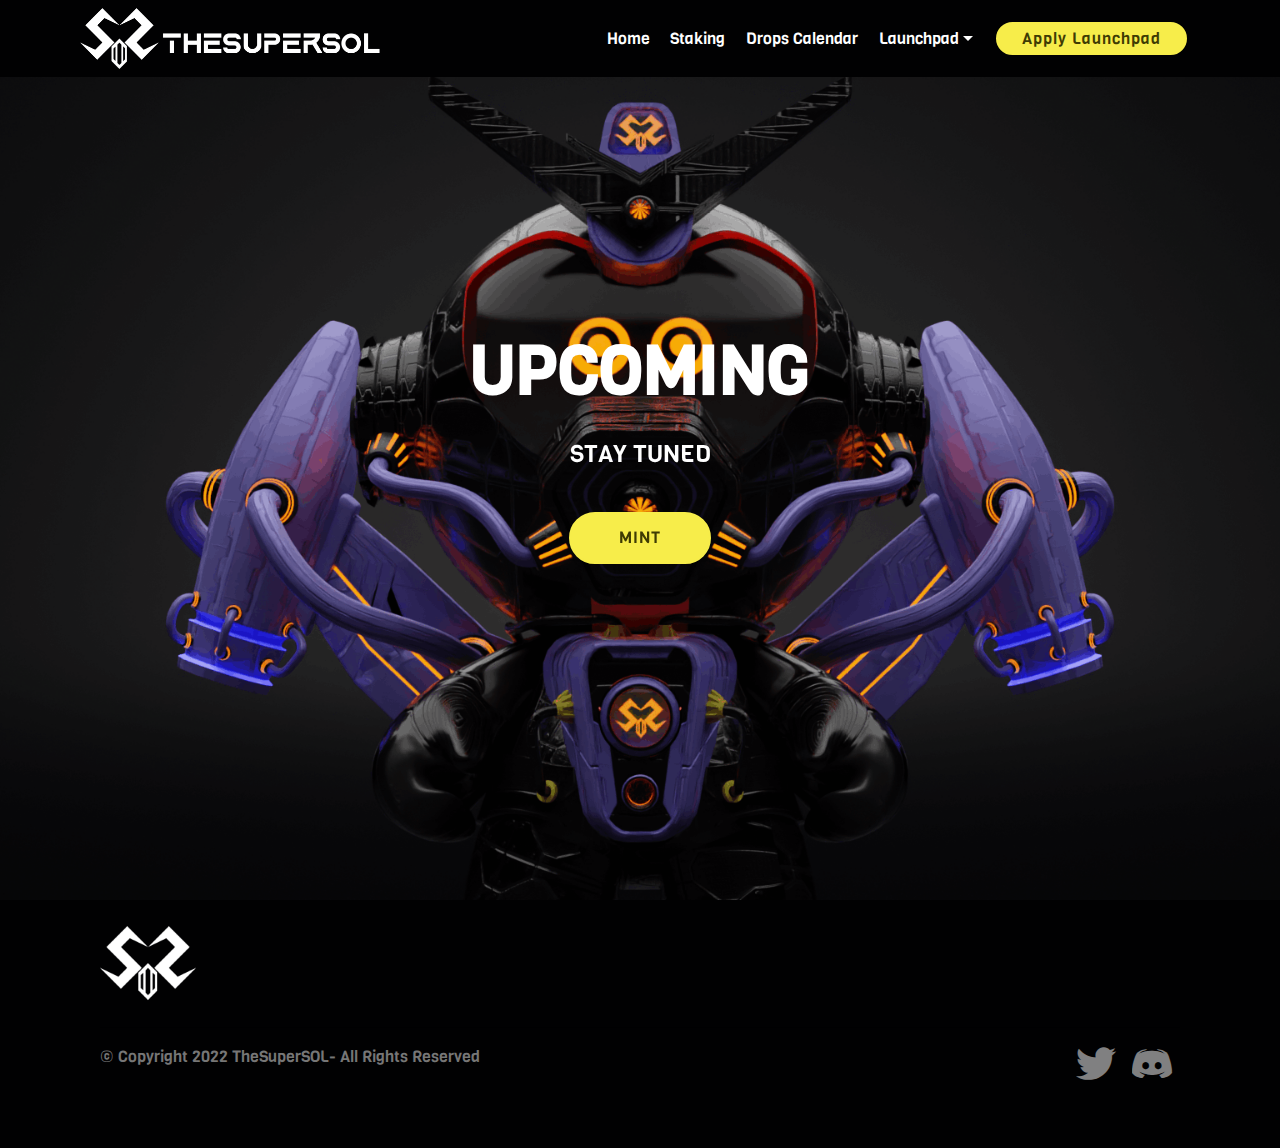
<file: Staking.html>
<!DOCTYPE html>
<html  >
<head>
  <!-- Site made with Mobirise Website Builder v4.12.4, https://mobirise.com -->
  <meta charset="UTF-8">
  <meta http-equiv="X-UA-Compatible" content="IE=edge">
  <meta name="generator" content="Mobirise v4.12.4, mobirise.com">
  <meta name="viewport" content="width=device-width, initial-scale=1, minimum-scale=1">
  <link rel="shortcut icon" href="assets/images/favicon.ico" type="image/x-icon">
  <meta name="description" content="Site Maker Description">
  
  
  <title>Staking</title>
  <link rel="stylesheet" href="assets/web/assets/mobirise-icons/mobirise-icons.css">
  <link rel="stylesheet" href="assets/bootstrap/css/bootstrap.min.css">
  <link rel="stylesheet" href="assets/bootstrap/css/bootstrap-grid.min.css">
  <link rel="stylesheet" href="assets/bootstrap/css/bootstrap-reboot.min.css">
  <link rel="stylesheet" href="assets/socicon/css/styles.css">
  <link rel="stylesheet" href="assets/tether/tether.min.css">
  <link rel="stylesheet" href="assets/dropdown/css/style.css">
  <link rel="stylesheet" href="assets/theme/css/style.css">
  <link rel="preload" as="style" href="assets/mobirise/css/mbr-additional.css"><link rel="stylesheet" href="assets/mobirise/css/mbr-additional.css" type="text/css">
  
  
  
</head>
<body>
  <section class="menu cid-qTkzRZLJNu" once="menu" id="menu1-e">

    

    <nav class="navbar navbar-expand beta-menu navbar-dropdown align-items-center navbar-fixed-top navbar-toggleable-sm">
        <button class="navbar-toggler navbar-toggler-right" type="button" data-toggle="collapse" data-target="#navbarSupportedContent" aria-controls="navbarSupportedContent" aria-expanded="false" aria-label="Toggle navigation">
            <div class="hamburger">
                <span></span>
                <span></span>
                <span></span>
                <span></span>
            </div>
        </button>
        <div class="menu-logo">
            <div class="navbar-brand">
                <span class="navbar-logo">
                    <a href="Staking.html">
                         <img src="assets/images/logo-website-1-594x120.png" alt="TheSuperSOL" title="" style="height: 3.8rem;">
                    </a>
                </span>
                
            </div>
        </div>
        <div class="collapse navbar-collapse" id="navbarSupportedContent">
            <ul class="navbar-nav nav-dropdown" data-app-modern-menu="true"><li class="nav-item">
                    <a class="nav-link link text-white text-primary display-4" href="index.html">Home</a>
                </li>
                <li class="nav-item">
                    <a class="nav-link link text-white display-4" href="Staking.html">
                        Staking</a>
                </li><li class="nav-item"><a class="nav-link link text-white display-4" href="Dropcalendar.html">Drops Calendar</a></li><li class="nav-item dropdown"><a class="nav-link link text-white dropdown-toggle display-4" href="https://mobirise.com" data-toggle="dropdown-submenu" aria-expanded="false">
                        Launchpad</a><div class="dropdown-menu"><a class="text-white dropdown-item display-4" href="Launchpad-info.html">Launchpad Info</a><a class="text-white dropdown-item display-4" href="Upcoming.html">Upcoming</a><a class="text-white dropdown-item display-4" href="Pass.html">Pass</a></div></li></ul>
            <div class="navbar-buttons mbr-section-btn"><a class="btn btn-sm btn-secondary display-4" href="Staking.html">
                    Apply Launchpad</a></div>
        </div>
    </nav>
</section>

<section class="engine"><a href="https://mobirise.info/r">free bootstrap template</a></section><section class="cid-t7Iz4DuT6S mbr-fullscreen mbr-parallax-background" id="header2-g">

    

    

    <div class="container align-center">
        <div class="row justify-content-md-center">
            <div class="mbr-white col-md-10">
                <h1 class="mbr-section-title mbr-bold pb-3 mbr-fonts-style display-1">
                    UPCOMING</h1>
                
                <p class="mbr-text pb-3 mbr-fonts-style display-5">STAY TUNED</p>
                <div class="mbr-section-btn"><a class="btn btn-md btn-secondary display-4" href="#" target="_blank">MINT</a></div>
            </div>
        </div>
    </div>
    
</section>

<section class="cid-t7IznK8MXY" id="footer5-h">

    

    

    <div class="container">
        <div class="media-container-row">
            <div class="col-md-3">
                <div class="media-wrap">
                    <a href="Staking.html">
                       <img src="assets/images/logo512-512x512.png" alt="TheSuperSOL" title="">
                    </a>
                </div>
            </div>
            <div class="col-md-9">
                <p class="mbr-text align-right links mbr-fonts-style display-7"></p>
            </div>
        </div>
        <div class="footer-lower">
            <div class="media-container-row">
                <div class="col-md-12">
                    <hr>
                </div>
            </div>
            <div class="media-container-row mbr-white">
                <div class="col-md-6 copyright">
                    <p class="mbr-text mbr-fonts-style display-7">
                        © Copyright 2022 TheSuperSOL- All Rights Reserved
                    </p>
                </div>
                <div class="col-md-6">
                    <div class="social-list align-right">
                        <div class="soc-item">
                            <a href="https://twitter.com/The_SuperSol" target="_blank">
                                <span class="mbr-iconfont mbr-iconfont-social socicon-twitter socicon" style="color: rgb(255, 255, 255); fill: rgb(255, 255, 255); font-size: 40px;"></span>
                            </a>
                        </div>
                        <div class="soc-item">
                            <a href="https://discord.gg/4xCJHDDrbs" target="_blank">
                                <span class="mbr-iconfont mbr-iconfont-social socicon-discord socicon" style="font-size: 40px; color: rgb(255, 255, 255); fill: rgb(255, 255, 255);"></span>
                            </a>
                        </div>
                        
                        
                        
                        
                    </div>
                </div>
            </div>
        </div>
    </div>
</section>


  <script src="assets/web/assets/jquery/jquery.min.js"></script>
  <script src="assets/popper/popper.min.js"></script>
  <script src="assets/bootstrap/js/bootstrap.min.js"></script>
  <script src="assets/tether/tether.min.js"></script>
  <script src="assets/dropdown/js/nav-dropdown.js"></script>
  <script src="assets/dropdown/js/navbar-dropdown.js"></script>
  <script src="assets/touchswipe/jquery.touch-swipe.min.js"></script>
  <script src="assets/parallax/jarallax.min.js"></script>
  <script src="assets/smoothscroll/smooth-scroll.js"></script>
  <script src="assets/theme/js/script.js"></script>
  
  
</body>
</html>
</file>
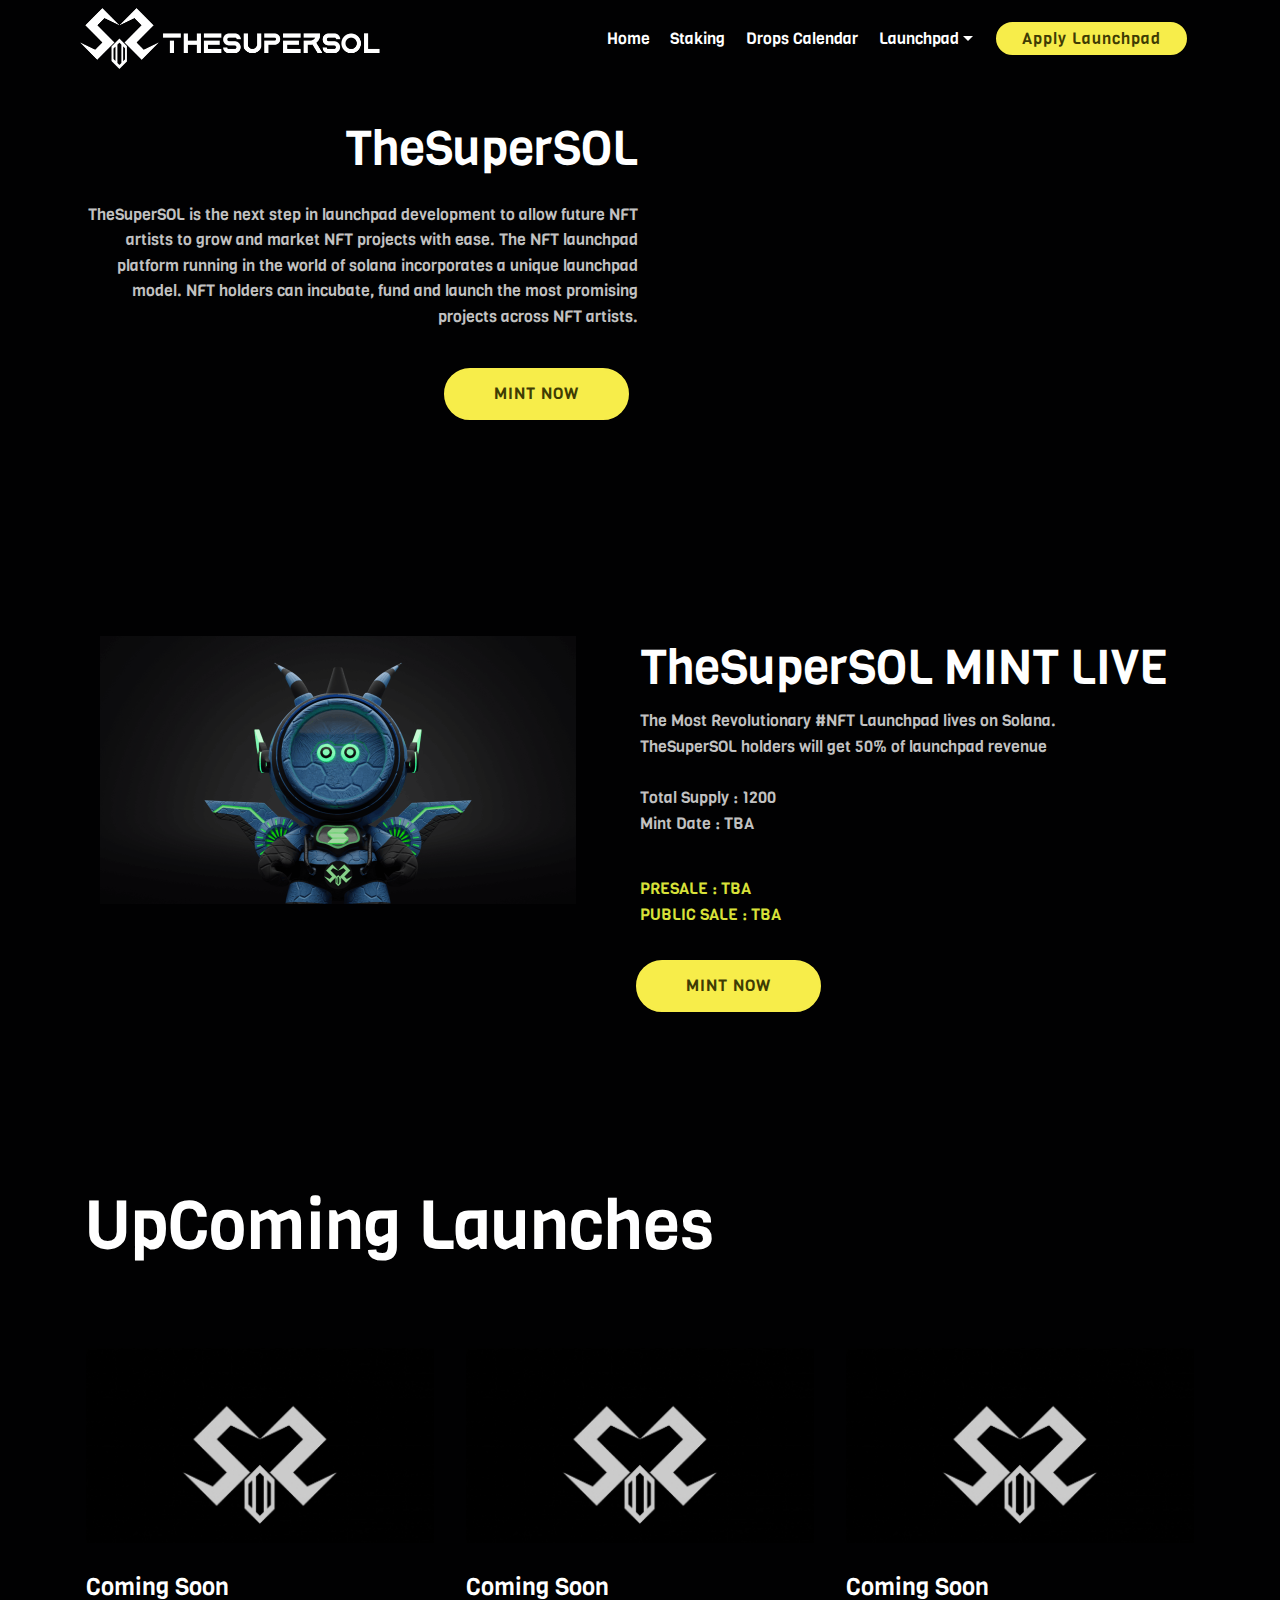
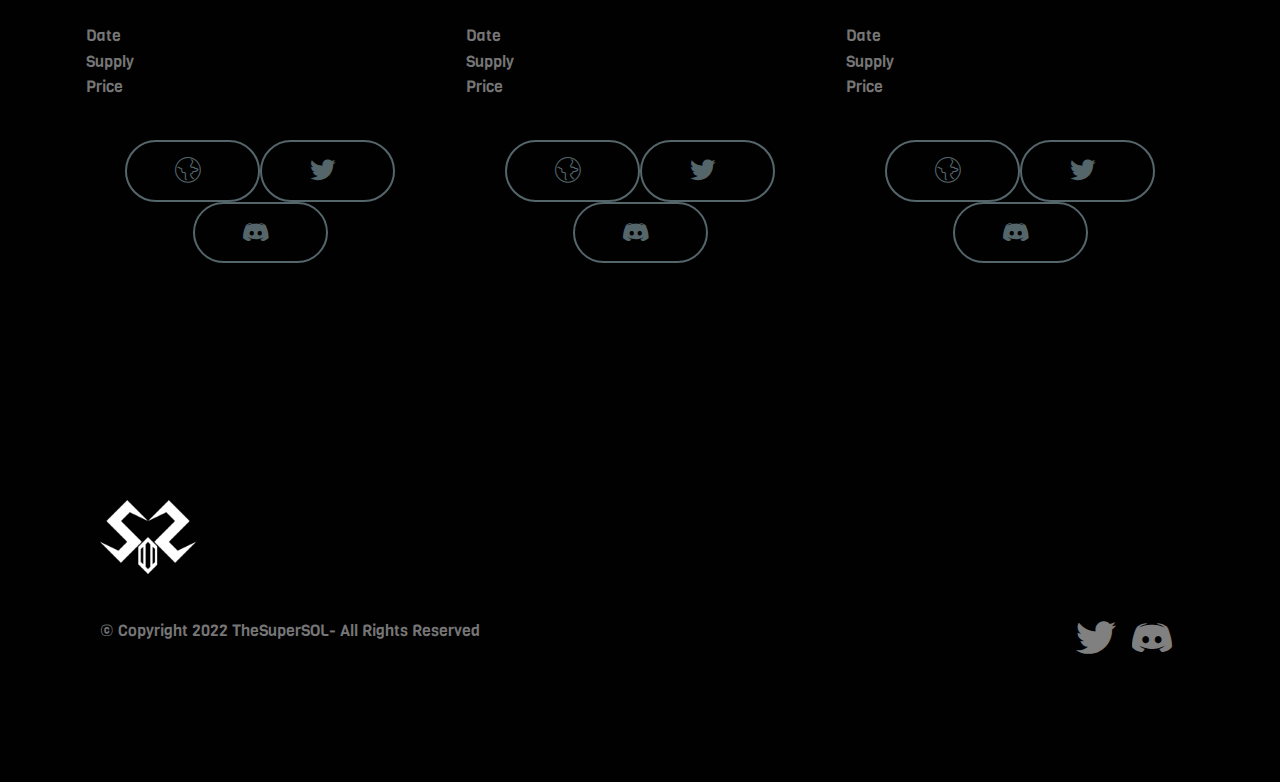
<file: Upcoming.html>
<!DOCTYPE html>
<html>

<head>
    <!-- Site made with Mobirise Website Builder v4.12.4, https://mobirise.com -->
    <meta charset="UTF-8">
    <meta http-equiv="X-UA-Compatible" content="IE=edge">
    <meta name="generator" content="Mobirise v4.12.4, mobirise.com">
    <meta name="viewport" content="width=device-width, initial-scale=1, minimum-scale=1">
    <link rel="shortcut icon" href="assets/images/favicon.ico" type="image/x-icon">
    <meta name="description" content="Web Page Builder Description">


    <title>Upcoming</title>
    <link rel="stylesheet" href="assets/web/assets/mobirise-icons/mobirise-icons.css">
    <link rel="stylesheet" href="assets/bootstrap/css/bootstrap.min.css">
    <link rel="stylesheet" href="assets/bootstrap/css/bootstrap-grid.min.css">
    <link rel="stylesheet" href="assets/bootstrap/css/bootstrap-reboot.min.css">
    <link rel="stylesheet" href="assets/tether/tether.min.css">
    <link rel="stylesheet" href="assets/dropdown/css/style.css">
    <link rel="stylesheet" href="assets/socicon/css/styles.css">
    <link rel="stylesheet" href="assets/theme/css/style.css">
    <link rel="preload" as="style" href="assets/mobirise/css/mbr-additional.css">
    <link rel="stylesheet" href="assets/mobirise/css/mbr-additional.css" type="text/css">



</head>

<body>
    <section class="menu cid-qTkzRZLJNu" once="menu" id="menu1-p">



        <nav
            class="navbar navbar-expand beta-menu navbar-dropdown align-items-center navbar-fixed-top navbar-toggleable-sm">
            <button class="navbar-toggler navbar-toggler-right" type="button" data-toggle="collapse"
                data-target="#navbarSupportedContent" aria-controls="navbarSupportedContent" aria-expanded="false"
                aria-label="Toggle navigation">
                <div class="hamburger">
                    <span></span>
                    <span></span>
                    <span></span>
                    <span></span>
                </div>
            </button>
            <div class="menu-logo">
                <div class="navbar-brand">
                    <span class="navbar-logo">
                        <a href="Upcoming.html">
                            <img src="assets/images/logo-website-1-594x120.png" alt="TheSuperSOL" title=""
                                style="height: 3.8rem;">
                        </a>
                    </span>

                </div>
            </div>
            <div class="collapse navbar-collapse" id="navbarSupportedContent">
                <ul class="navbar-nav nav-dropdown" data-app-modern-menu="true">
                    <li class="nav-item">
                        <a class="nav-link link text-white text-primary display-4" href="index.html">Home</a>
                    </li>
                    <li class="nav-item">
                        <a class="nav-link link text-white display-4" href="Staking.html">
                            Staking</a>
                    </li>
                    <li class="nav-item"><a class="nav-link link text-white display-4" href="Dropcalendar.html">Drops
                            Calendar</a></li>
                    <li class="nav-item dropdown"><a class="nav-link link text-white dropdown-toggle display-4"
                            href="https://mobirise.com" data-toggle="dropdown-submenu" aria-expanded="false">
                            Launchpad</a>
                        <div class="dropdown-menu"><a class="text-white dropdown-item display-4"
                                href="Launchpad-info.html">Launchpad Info</a><a
                                class="text-white dropdown-item display-4" href="Upcoming.html">Upcoming</a><a
                                class="text-white dropdown-item display-4" href="Pass.html">Pass</a></div>
                    </li>
                </ul>
                <div class="navbar-buttons mbr-section-btn"><a class="btn btn-sm btn-secondary display-4"
                        href="Upcoming.html">
                        Apply Launchpad</a></div>
            </div>
        </nav>
    </section>

    <section class="engine"><a href="https://mobirise.info/y">html web templates</a></section>
    <section class="header7 cid-t7IFLtYiam" id="header7-r">





        <div class="container">
            <div class="media-container-row">

                <div class="media-content align-right">
                    <h1 class="mbr-section-title mbr-white pb-3 mbr-fonts-style display-2">TheSuperSOL</h1>
                    <div class="mbr-section-text mbr-white pb-3">
                        <p class="mbr-text mbr-fonts-style display-7">TheSuperSOL is the next step in launchpad
                            development to allow future NFT artists to grow and market NFT projects with ease. The NFT
                            launchpad platform running in the world of solana incorporates a unique launchpad model. NFT
                            holders can incubate, fund and launch the most promising projects across NFT artists.
                        </p>
                    </div>
                    <div class="mbr-section-btn"><a class="btn btn-md btn-success display-4" href="#"
                            target="_blank">MINT NOW</a></div>
                </div>

                <div class="mbr-figure" style="width: 95%;"><iframe class="mbr-embedded-video"
                        src="https://www.youtube.com/embed/KE_2iUKYOYE?rel=0&amp;amp;showinfo=0&amp;autoplay=1&amp;loop=0"
                        width="1280" height="720" frameborder="0" allowfullscreen></iframe></div>

            </div>
        </div>
    </section>

    <section class="services2 cid-t7TZwSYnTM" id="services2-11">
        <!---->

        <!---->
        <!--Overlay-->

        <!--Container-->
        <div class="container">
            <div class="col-md-12">
                <div class="media-container-row">
                    <div class="mbr-figure" style="width: 50%;">
                        <img src="assets/images/3-952x536.png" alt="Mobirise" title="">
                    </div>
                    <div class="align-left aside-content">
                        <h2 class="mbr-title pt-2 mbr-fonts-style display-2">TheSuperSOL MINT LIVE</h2>
                        <div class="mbr-section-text">
                            <p class="mbr-text text1 pt-2 mbr-light mbr-fonts-style display-7">The Most Revolutionary
                                #NFT Launchpad lives on Solana.
                                <br>TheSuperSOL holders will get 50% of launchpad revenue<br><br>Total Supply : 1200 <br>Mint Date : TBA
                            </p>
                            <p class="mbr-text text2 pt-4 mbr-light mbr-fonts-style display-7">PRESALE : TBA <br>PUBLIC SALE : TBA</p>
                        </div>
                        <!--Btn-->
                        <div class="mbr-section-btn pt-3 align-left"><a href="#" class="btn btn-secondary display-4">
                                MINT NOW</a></div>
                    </div>
                </div>
            </div>
        </div>
    </section>

    <section class="services1 cid-t7TYwz1cdI" id="services1-z">
        <!---->

        <!---->
        <!--Overlay-->

        <!--Container-->
        <div class="container">
            <div class="row justify-content-center">
                <!--Titles-->
                <div class="title pb-5 col-12">
                    <h2 class="align-left pb-3 mbr-fonts-style display-1">UpComing Launches</h2>

                </div>
                <!--Card-1-->
                <div class="card col-12 col-md-6 p-3 col-lg-4">
                    <div class="card-wrapper">
                        <div class="card-img">
                            <img src="assets/images/presentasi-teknologi-5g-elemen-3d-biru-1.gif" alt="Mobirise"
                                title="">
                        </div>
                        <div class="card-box">
                            <h4 class="card-title mbr-fonts-style display-5">
                                Coming Soon</h4>
                            <p class="mbr-text mbr-fonts-style display-7">Date<br>Supply<br>Price</p>
                            <!--Btn-->
                            <div class="mbr-section-btn align-center"><a href="Upcoming.html"
                                    class="btn btn-warning-outline display-7"><span
                                        class="mbri-globe mbr-iconfont mbr-iconfont-btn"></span></a> <a
                                    href="Upcoming.html" class="btn btn-warning-outline display-7"><span
                                        class="socicon socicon-twitter mbr-iconfont mbr-iconfont-btn"></span></a> <a
                                    href="Upcoming.html" class="btn btn-warning-outline display-7"><span
                                        class="socicon socicon-discord mbr-iconfont mbr-iconfont-btn"></span></a></div>
                        </div>
                    </div>
                </div>
                <!--Card-2-->
                <div class="card col-12 col-md-6 p-3 col-lg-4">
                    <div class="card-wrapper">
                        <div class="card-img">
                            <img src="assets/images/presentasi-teknologi-5g-elemen-3d-biru-1.gif" alt="Mobirise"
                                title="">
                        </div>
                        <div class="card-box">
                            <h4 class="card-title mbr-fonts-style display-5">Coming Soon</h4>
                            <p class="mbr-text mbr-fonts-style display-7">Date
                                <br>Supply
                                <br>Price
                            </p>
                            <!--Btn-->
                            <div class="mbr-section-btn align-center"><a href="Upcoming.html"
                                    class="btn btn-warning-outline display-7"><span
                                        class="mbri-globe mbr-iconfont mbr-iconfont-btn"></span></a> <a
                                    href="Upcoming.html" class="btn btn-warning-outline display-7"><span
                                        class="socicon socicon-twitter mbr-iconfont mbr-iconfont-btn"></span></a> <a
                                    href="Upcoming.html" class="btn btn-warning-outline display-7"><span
                                        class="socicon socicon-discord mbr-iconfont mbr-iconfont-btn"></span></a></div>
                        </div>
                    </div>
                </div>
                <!--Card-3-->
                <div class="card col-12 col-md-6 p-3 col-lg-4 last-child">
                    <div class="card-wrapper">
                        <div class="card-img">
                            <img src="assets/images/presentasi-teknologi-5g-elemen-3d-biru-1.gif" alt="Mobirise"
                                title="">
                        </div>
                        <div class="card-box">
                            <h4 class="card-title mbr-fonts-style display-5">Coming Soon</h4>
                            <p class="mbr-text mbr-fonts-style display-7">Date
                                <br>Supply
                                <br>Price
                            </p>
                            <!--Btn-->
                            <div class="mbr-section-btn align-center"><a href="Upcoming.html"
                                    class="btn btn-warning-outline display-4"><span
                                        class="mbri-globe mbr-iconfont mbr-iconfont-btn"></span></a> <a
                                    href="Upcoming.html" class="btn btn-warning-outline display-4"><span
                                        class="socicon socicon-twitter mbr-iconfont mbr-iconfont-btn"></span></a> <a
                                    href="Upcoming.html" class="btn btn-warning-outline display-4"><span
                                        class="socicon socicon-discord mbr-iconfont mbr-iconfont-btn"></span></a></div>
                        </div>
                    </div>
                </div>
                <!--Card-4-->

            </div>
        </div>
    </section>

    <section class="cid-t7IFFG4iqj" id="footer5-q">





        <div class="container">
            <div class="media-container-row">
                <div class="col-md-3">
                    <div class="media-wrap">
                        <a href="Upcoming.html">
                            <img src="assets/images/logo512-512x512.png" alt="TheSuperSOL" title="">
                        </a>
                    </div>
                </div>
                <div class="col-md-9">
                    <p class="mbr-text align-right links mbr-fonts-style display-7"></p>
                </div>
            </div>
            <div class="footer-lower">
                <div class="media-container-row">
                    <div class="col-md-12">
                        <hr>
                    </div>
                </div>
                <div class="media-container-row mbr-white">
                    <div class="col-md-6 copyright">
                        <p class="mbr-text mbr-fonts-style display-7">
                            © Copyright 2022 TheSuperSOL- All Rights Reserved
                        </p>
                    </div>
                    <div class="col-md-6">
                        <div class="social-list align-right">
                            <div class="soc-item">
                                <a href="https://twitter.com/The_SuperSol" target="_blank">
                                    <span class="mbr-iconfont mbr-iconfont-social socicon-twitter socicon"
                                        style="color: rgb(255, 255, 255); fill: rgb(255, 255, 255); font-size: 40px;"></span>
                                </a>
                            </div>
                            <div class="soc-item">
                                <a href="https://discord.gg/4xCJHDDrbs" target="_blank">
                                    <span class="mbr-iconfont mbr-iconfont-social socicon-discord socicon"
                                        style="font-size: 40px; color: rgb(255, 255, 255); fill: rgb(255, 255, 255);"></span>
                                </a>
                            </div>




                        </div>
                    </div>
                </div>
            </div>
        </div>
    </section>


    <script src="assets/web/assets/jquery/jquery.min.js"></script>
    <script src="assets/popper/popper.min.js"></script>
    <script src="assets/bootstrap/js/bootstrap.min.js"></script>
    <script src="assets/tether/tether.min.js"></script>
    <script src="assets/smoothscroll/smooth-scroll.js"></script>
    <script src="assets/dropdown/js/nav-dropdown.js"></script>
    <script src="assets/dropdown/js/navbar-dropdown.js"></script>
    <script src="assets/touchswipe/jquery.touch-swipe.min.js"></script>
    <script src="assets/theme/js/script.js"></script>


</body>

</html>
</file>
<file: assets/web/assets/mobirise-icons-bold/mobirise-icons-bold.css>
@font-face {
  font-family: 'mobirise-icons-bold';
  font-display: swap;
  src:  url('mobirise-icons-bold.eot?m1l4yr');
  src:  url('mobirise-icons-bold.eot?m1l4yr#iefix') format('embedded-opentype'),
    url('mobirise-icons-bold.ttf?m1l4yr') format('truetype'),
    url('mobirise-icons-bold.woff?m1l4yr') format('woff'),
    url('mobirise-icons-bold.svg?m1l4yr#mobirise-icons-bold') format('svg');
  font-weight: normal;
  font-style: normal;
}

[class^="mbrib-"], [class*="mbrib-"] {
  /* use !important to prevent issues with browser extensions that change fonts */
  font-family: 'mobirise-icons-bold' !important;
  speak: none;
  font-style: normal;
  font-weight: normal;
  font-variant: normal;
  text-transform: none;
  line-height: 1;

  /* Better Font Rendering =========== */
  -webkit-font-smoothing: antialiased;
  -moz-osx-font-smoothing: grayscale;
}

.mbrib-add-submenu:before {
  content: "\e900";
}
.mbrib-alert:before {
  content: "\e901";
}
.mbrib-align-center:before {
  content: "\e902";
}
.mbrib-align-justify:before {
  content: "\e903";
}
.mbrib-align-left:before {
  content: "\e904";
}
.mbrib-align-right:before {
  content: "\e905";
}
.mbrib-android:before {
  content: "\e906";
}
.mbrib-apple:before {
  content: "\e907";
}
.mbrib-arrow-down:before {
  content: "\e908";
}
.mbrib-arrow-next:before {
  content: "\e909";
}
.mbrib-arrow-prev:before {
  content: "\e90a";
}
.mbrib-arrow-up:before {
  content: "\e90b";
}
.mbrib-bold:before {
  content: "\e90c";
}
.mbrib-bookmark:before {
  content: "\e90d";
}
.mbrib-bootstrap:before {
  content: "\e90e";
}
.mbrib-briefcase:before {
  content: "\e90f";
}
.mbrib-browse:before {
  content: "\e910";
}
.mbrib-bulleted-list:before {
  content: "\e911";
}
.mbrib-calendar:before {
  content: "\e912";
}
.mbrib-camera:before {
  content: "\e913";
}
.mbrib-cart-add:before {
  content: "\e914";
}
.mbrib-cart-full:before {
  content: "\e915";
}
.mbrib-cash:before {
  content: "\e916";
}
.mbrib-change-style:before {
  content: "\e917";
}
.mbrib-chat:before {
  content: "\e918";
}
.mbrib-clock:before {
  content: "\e919";
}
.mbrib-close:before {
  content: "\e91a";
}
.mbrib-cloud:before {
  content: "\e91b";
}
.mbrib-code:before {
  content: "\e91c";
}
.mbrib-contact-form:before {
  content: "\e91d";
}
.mbrib-credit-card:before {
  content: "\e91e";
}
.mbrib-cursor-click:before {
  content: "\e91f";
}
.mbrib-cust-feedback:before {
  content: "\e920";
}
.mbrib-database:before {
  content: "\e921";
}
.mbrib-delivery:before {
  content: "\e922";
}
.mbrib-desktop:before {
  content: "\e923";
}
.mbrib-devices:before {
  content: "\e924";
}
.mbrib-down:before {
  content: "\e925";
}
.mbrib-download:before {
  content: "\e926";
}
.mbrib-drag-n-drop:before {
  content: "\e927";
}
.mbrib-drag-n-drop2:before {
  content: "\e928";
}
.mbrib-edit:before {
  content: "\e929";
}
.mbrib-edit2:before {
  content: "\e92a";
}
.mbrib-error:before {
  content: "\e92b";
}
.mbrib-extension:before {
  content: "\e92c";
}
.mbrib-features:before {
  content: "\e92d";
}
.mbrib-file:before {
  content: "\e92e";
}
.mbrib-flag:before {
  content: "\e92f";
}
.mbrib-folder:before {
  content: "\e930";
}
.mbrib-gift:before {
  content: "\e931";
}
.mbrib-github:before {
  content: "\e932";
}
.mbrib-globe-2:before {
  content: "\e933";
}
.mbrib-globe:before {
  content: "\e934";
}
.mbrib-growing-chart:before {
  content: "\e935";
}
.mbrib-hearth:before {
  content: "\e936";
}
.mbrib-help:before {
  content: "\e937";
}
.mbrib-home:before {
  content: "\e938";
}
.mbrib-hot-cup:before {
  content: "\e939";
}
.mbrib-idea:before {
  content: "\e93a";
}
.mbrib-image-gallery:before {
  content: "\e93b";
}
.mbrib-image-slider:before {
  content: "\e93c";
}
.mbrib-info:before {
  content: "\e93d";
}
.mbrib-italic:before {
  content: "\e93e";
}
.mbrib-key:before {
  content: "\e93f";
}
.mbrib-laptop:before {
  content: "\e940";
}
.mbrib-layers:before {
  content: "\e941";
}
.mbrib-left-right:before {
  content: "\e942";
}
.mbrib-left:before {
  content: "\e943";
}
.mbrib-letter:before {
  content: "\e944";
}
.mbrib-like:before {
  content: "\e945";
}
.mbrib-link:before {
  content: "\e946";
}
.mbrib-lock:before {
  content: "\e947";
}
.mbrib-login:before {
  content: "\e948";
}
.mbrib-logout:before {
  content: "\e949";
}
.mbrib-magic-stick:before {
  content: "\e94a";
}
.mbrib-map-pin:before {
  content: "\e94b";
}
.mbrib-menu:before {
  content: "\e94c";
}
.mbrib-mobile:before {
  content: "\e94d";
}
.mbrib-mobile2:before {
  content: "\e94e";
}
.mbrib-mobirise:before {
  content: "\e94f";
}
.mbrib-more-horizontal:before {
  content: "\e950";
}
.mbrib-more-vertical:before {
  content: "\e951";
}
.mbrib-music:before {
  content: "\e952";
}
.mbrib-new-file:before {
  content: "\e953";
}
.mbrib-numbered-list:before {
  content: "\e954";
}
.mbrib-opened-folder:before {
  content: "\e955";
}
.mbrib-pages:before {
  content: "\e956";
}
.mbrib-paper-plane:before {
  content: "\e957";
}
.mbrib-paperclip:before {
  content: "\e958";
}
.mbrib-photo:before {
  content: "\e959";
}
.mbrib-photos:before {
  content: "\e95a";
}
.mbrib-pin:before {
  content: "\e95b";
}
.mbrib-play:before {
  content: "\e95c";
}
.mbrib-plus:before {
  content: "\e95d";
}
.mbrib-preview:before {
  content: "\e95e";
}
.mbrib-print:before {
  content: "\e95f";
}
.mbrib-protect:before {
  content: "\e960";
}
.mbrib-question:before {
  content: "\e961";
}
.mbrib-quote-left:before {
  content: "\e962";
}
.mbrib-quote-right:before {
  content: "\e963";
}
.mbrib-redo:before {
  content: "\e964";
}
.mbrib-refresh:before {
  content: "\e965";
}
.mbrib-responsive:before {
  content: "\e966";
}
.mbrib-right:before {
  content: "\e967";
}
.mbrib-rocket:before {
  content: "\e968";
}
.mbrib-sad-face:before {
  content: "\e969";
}
.mbrib-sale:before {
  content: "\e96a";
}
.mbrib-save:before {
  content: "\e96b";
}
.mbrib-search:before {
  content: "\e96c";
}
.mbrib-setting:before {
  content: "\e96d";
}
.mbrib-setting2:before {
  content: "\e96e";
}
.mbrib-setting3:before {
  content: "\e96f";
}
.mbrib-share:before {
  content: "\e970";
}
.mbrib-shopping-bag:before {
  content: "\e971";
}
.mbrib-shopping-basket:before {
  content: "\e972";
}
.mbrib-shopping-cart:before {
  content: "\e973";
}
.mbrib-sites:before {
  content: "\e974";
}
.mbrib-smile-face:before {
  content: "\e975";
}
.mbrib-speed:before {
  content: "\e976";
}
.mbrib-star:before {
  content: "\e977";
}
.mbrib-success:before {
  content: "\e978";
}
.mbrib-sun:before {
  content: "\e979";
}
.mbrib-sun2:before {
  content: "\e97a";
}
.mbrib-tablet-vertical:before {
  content: "\e97b";
}
.mbrib-tablet:before {
  content: "\e97c";
}
.mbrib-target:before {
  content: "\e97d";
}
.mbrib-timer:before {
  content: "\e97e";
}
.mbrib-to-ftp:before {
  content: "\e97f";
}
.mbrib-to-local-drive:before {
  content: "\e980";
}
.mbrib-touch-swipe:before {
  content: "\e981";
}
.mbrib-touch:before {
  content: "\e982";
}
.mbrib-trash:before {
  content: "\e983";
}
.mbrib-underline:before {
  content: "\e984";
}
.mbrib-undo:before {
  content: "\e985";
}
.mbrib-unlink:before {
  content: "\e986";
}
.mbrib-unlock:before {
  content: "\e987";
}
.mbrib-up-down:before {
  content: "\e988";
}
.mbrib-up:before {
  content: "\e989";
}
.mbrib-update:before {
  content: "\e98a";
}
.mbrib-upload:before {
  content: "\e98b";
}
.mbrib-user:before {
  content: "\e98c";
}
.mbrib-user2:before {
  content: "\e98d";
}
.mbrib-users:before {
  content: "\e98e";
}
.mbrib-video-play:before {
  content: "\e98f";
}
.mbrib-video:before {
  content: "\e990";
}
.mbrib-watch:before {
  content: "\e991";
}
.mbrib-website-theme:before {
  content: "\e992";
}
.mbrib-wifi:before {
  content: "\e993";
}
.mbrib-windows:before {
  content: "\e994";
}
.mbrib-zoom-out:before {
  content: "\e995";
}
</file>
<file: assets/web/assets/mobirise-icons/mobirise-icons.css>
@font-face {
  font-family: 'MobiriseIcons';
  src:  url('mobirise-icons.eot?spat4u');
  src:  url('mobirise-icons.eot?spat4u#iefix') format('embedded-opentype'),
    url('mobirise-icons.ttf?spat4u') format('truetype'),
    url('mobirise-icons.woff?spat4u') format('woff'),
    url('mobirise-icons.svg?spat4u#MobiriseIcons') format('svg');
  font-weight: normal;
  font-style: normal;
  font-display: swap;
}

[class^="mbri-"], [class*=" mbri-"] {
  /* use !important to prevent issues with browser extensions that change fonts */
  font-family: MobiriseIcons !important;
  speak: none;
  font-style: normal;
  font-weight: normal;
  font-variant: normal;
  text-transform: none;
  line-height: 1;

  /* Better Font Rendering =========== */
  -webkit-font-smoothing: antialiased;
  -moz-osx-font-smoothing: grayscale;
}

.mbri-add-submenu:before {
  content: "\e900";
}
.mbri-alert:before {
  content: "\e901";
}
.mbri-align-center:before {
  content: "\e902";
}
.mbri-align-justify:before {
  content: "\e903";
}
.mbri-align-left:before {
  content: "\e904";
}
.mbri-align-right:before {
  content: "\e905";
}
.mbri-android:before {
  content: "\e906";
}
.mbri-apple:before {
  content: "\e907";
}
.mbri-arrow-down:before {
  content: "\e908";
}
.mbri-arrow-next:before {
  content: "\e909";
}
.mbri-arrow-prev:before {
  content: "\e90a";
}
.mbri-arrow-up:before {
  content: "\e90b";
}
.mbri-bold:before {
  content: "\e90c";
}
.mbri-bookmark:before {
  content: "\e90d";
}
.mbri-bootstrap:before {
  content: "\e90e";
}
.mbri-briefcase:before {
  content: "\e90f";
}
.mbri-browse:before {
  content: "\e910";
}
.mbri-bulleted-list:before {
  content: "\e911";
}
.mbri-calendar:before {
  content: "\e912";
}
.mbri-camera:before {
  content: "\e913";
}
.mbri-cart-add:before {
  content: "\e914";
}
.mbri-cart-full:before {
  content: "\e915";
}
.mbri-cash:before {
  content: "\e916";
}
.mbri-change-style:before {
  content: "\e917";
}
.mbri-chat:before {
  content: "\e918";
}
.mbri-clock:before {
  content: "\e919";
}
.mbri-close:before {
  content: "\e91a";
}
.mbri-cloud:before {
  content: "\e91b";
}
.mbri-code:before {
  content: "\e91c";
}
.mbri-contact-form:before {
  content: "\e91d";
}
.mbri-credit-card:before {
  content: "\e91e";
}
.mbri-cursor-click:before {
  content: "\e91f";
}
.mbri-cust-feedback:before {
  content: "\e920";
}
.mbri-database:before {
  content: "\e921";
}
.mbri-delivery:before {
  content: "\e922";
}
.mbri-desktop:before {
  content: "\e923";
}
.mbri-devices:before {
  content: "\e924";
}
.mbri-down:before {
  content: "\e925";
}
.mbri-download:before {
  content: "\e989";
}
.mbri-drag-n-drop:before {
  content: "\e927";
}
.mbri-drag-n-drop2:before {
  content: "\e928";
}
.mbri-edit:before {
  content: "\e929";
}
.mbri-edit2:before {
  content: "\e92a";
}
.mbri-error:before {
  content: "\e92b";
}
.mbri-extension:before {
  content: "\e92c";
}
.mbri-features:before {
  content: "\e92d";
}
.mbri-file:before {
  content: "\e92e";
}
.mbri-flag:before {
  content: "\e92f";
}
.mbri-folder:before {
  content: "\e930";
}
.mbri-gift:before {
  content: "\e931";
}
.mbri-github:before {
  content: "\e932";
}
.mbri-globe:before {
  content: "\e933";
}
.mbri-globe-2:before {
  content: "\e934";
}
.mbri-growing-chart:before {
  content: "\e935";
}
.mbri-hearth:before {
  content: "\e936";
}
.mbri-help:before {
  content: "\e937";
}
.mbri-home:before {
  content: "\e938";
}
.mbri-hot-cup:before {
  content: "\e939";
}
.mbri-idea:before {
  content: "\e93a";
}
.mbri-image-gallery:before {
  content: "\e93b";
}
.mbri-image-slider:before {
  content: "\e93c";
}
.mbri-info:before {
  content: "\e93d";
}
.mbri-italic:before {
  content: "\e93e";
}
.mbri-key:before {
  content: "\e93f";
}
.mbri-laptop:before {
  content: "\e940";
}
.mbri-layers:before {
  content: "\e941";
}
.mbri-left-right:before {
  content: "\e942";
}
.mbri-left:before {
  content: "\e943";
}
.mbri-letter:before {
  content: "\e944";
}
.mbri-like:before {
  content: "\e945";
}
.mbri-link:before {
  content: "\e946";
}
.mbri-lock:before {
  content: "\e947";
}
.mbri-login:before {
  content: "\e948";
}
.mbri-logout:before {
  content: "\e949";
}
.mbri-magic-stick:before {
  content: "\e94a";
}
.mbri-map-pin:before {
  content: "\e94b";
}
.mbri-menu:before {
  content: "\e94c";
}
.mbri-mobile:before {
  content: "\e94d";
}
.mbri-mobile2:before {
  content: "\e94e";
}
.mbri-mobirise:before {
  content: "\e94f";
}
.mbri-more-horizontal:before {
  content: "\e950";
}
.mbri-more-vertical:before {
  content: "\e951";
}
.mbri-music:before {
  content: "\e952";
}
.mbri-new-file:before {
  content: "\e953";
}
.mbri-numbered-list:before {
  content: "\e954";
}
.mbri-opened-folder:before {
  content: "\e955";
}
.mbri-pages:before {
  content: "\e956";
}
.mbri-paper-plane:before {
  content: "\e957";
}
.mbri-paperclip:before {
  content: "\e958";
}
.mbri-photo:before {
  content: "\e959";
}
.mbri-photos:before {
  content: "\e95a";
}
.mbri-pin:before {
  content: "\e95b";
}
.mbri-play:before {
  content: "\e95c";
}
.mbri-plus:before {
  content: "\e95d";
}
.mbri-preview:before {
  content: "\e95e";
}
.mbri-print:before {
  content: "\e95f";
}
.mbri-protect:before {
  content: "\e960";
}
.mbri-question:before {
  content: "\e961";
}
.mbri-quote-left:before {
  content: "\e962";
}
.mbri-quote-right:before {
  content: "\e963";
}
.mbri-refresh:before {
  content: "\e964";
}
.mbri-responsive:before {
  content: "\e965";
}
.mbri-right:before {
  content: "\e966";
}
.mbri-rocket:before {
  content: "\e967";
}
.mbri-sad-face:before {
  content: "\e968";
}
.mbri-sale:before {
  content: "\e969";
}
.mbri-save:before {
  content: "\e96a";
}
.mbri-search:before {
  content: "\e96b";
}
.mbri-setting:before {
  content: "\e96c";
}
.mbri-setting2:before {
  content: "\e96d";
}
.mbri-setting3:before {
  content: "\e96e";
}
.mbri-share:before {
  content: "\e96f";
}
.mbri-shopping-bag:before {
  content: "\e970";
}
.mbri-shopping-basket:before {
  content: "\e971";
}
.mbri-shopping-cart:before {
  content: "\e972";
}
.mbri-sites:before {
  content: "\e973";
}
.mbri-smile-face:before {
  content: "\e974";
}
.mbri-speed:before {
  content: "\e975";
}
.mbri-star:before {
  content: "\e976";
}
.mbri-success:before {
  content: "\e977";
}
.mbri-sun:before {
  content: "\e978";
}
.mbri-sun2:before {
  content: "\e979";
}
.mbri-tablet:before {
  content: "\e97a";
}
.mbri-tablet-vertical:before {
  content: "\e97b";
}
.mbri-target:before {
  content: "\e97c";
}
.mbri-timer:before {
  content: "\e97d";
}
.mbri-to-ftp:before {
  content: "\e97e";
}
.mbri-to-local-drive:before {
  content: "\e97f";
}
.mbri-touch-swipe:before {
  content: "\e980";
}
.mbri-touch:before {
  content: "\e981";
}
.mbri-trash:before {
  content: "\e982";
}
.mbri-underline:before {
  content: "\e983";
}
.mbri-unlink:before {
  content: "\e984";
}
.mbri-unlock:before {
  content: "\e985";
}
.mbri-up-down:before {
  content: "\e986";
}
.mbri-up:before {
  content: "\e987";
}
.mbri-update:before {
  content: "\e988";
}
.mbri-upload:before {
 content: "\e926"; 
}
.mbri-user:before {
  content: "\e98a";
}
.mbri-user2:before {
  content: "\e98b";
}
.mbri-users:before {
  content: "\e98c";
}
.mbri-video:before {
  content: "\e98d";
}
.mbri-video-play:before {
  content: "\e98e";
}
.mbri-watch:before {
  content: "\e98f";
}
.mbri-website-theme:before {
  content: "\e990";
}
.mbri-wifi:before {
  content: "\e991";
}
.mbri-windows:before {
  content: "\e992";
}
.mbri-zoom-out:before {
  content: "\e993";
}
.mbri-redo:before {
  content: "\e994";
}
.mbri-undo:before {
  content: "\e995";
}
</file>
<file: assets/dropdown/css/style.css>
.navbar-dropdown {
  left: 0;
  padding: 0;
  position: absolute;
  right: 0;
  top: 0;
  transition: all 0.45s ease;
  z-index: 1030;
  background: #282828; }
  .navbar-dropdown .navbar-logo {
    margin-right: 0.8rem;
    transition: margin 0.3s ease-in-out;
    vertical-align: middle; }
    .navbar-dropdown .navbar-logo img {
      height: 3.125rem;
      transition: all 0.3s ease-in-out; }
    .navbar-dropdown .navbar-logo.mbr-iconfont {
      font-size: 3.125rem;
      line-height: 3.125rem; }
  .navbar-dropdown .navbar-caption {
    font-weight: 700;
    white-space: normal;
    vertical-align: -4px;
    line-height: 3.125rem !important; }
    .navbar-dropdown .navbar-caption, .navbar-dropdown .navbar-caption:hover {
      color: inherit;
      text-decoration: none; }
  .navbar-dropdown .mbr-iconfont + .navbar-caption {
    vertical-align: -1px; }
  .navbar-dropdown.navbar-fixed-top {
    position: fixed; }
  .navbar-dropdown .navbar-brand span {
    vertical-align: -4px; }
  .navbar-dropdown.bg-color.transparent {
    background: none; }
  .navbar-dropdown.navbar-short .navbar-brand {
    padding: 0.625rem 0; }
    .navbar-dropdown.navbar-short .navbar-brand span {
      vertical-align: -1px; }
  .navbar-dropdown.navbar-short .navbar-caption {
    line-height: 2.375rem !important;
    vertical-align: -2px; }
  .navbar-dropdown.navbar-short .navbar-logo {
    margin-right: 0.5rem; }
    .navbar-dropdown.navbar-short .navbar-logo img {
      height: 2.375rem; }
    .navbar-dropdown.navbar-short .navbar-logo.mbr-iconfont {
      font-size: 2.375rem;
      line-height: 2.375rem; }
  .navbar-dropdown.navbar-short .mbr-table-cell {
    height: 3.625rem; }
  .navbar-dropdown .navbar-close {
    left: 0.6875rem;
    position: fixed;
    top: 0.75rem;
    z-index: 1000; }
  .navbar-dropdown .hamburger-icon {
    content: "";
    display: inline-block;
    vertical-align: middle;
    width: 16px;
    -webkit-box-shadow: 0 -6px 0 1px #282828,0 0 0 1px #282828,0 6px 0 1px #282828;
    -moz-box-shadow: 0 -6px 0 1px #282828,0 0 0 1px #282828,0 6px 0 1px #282828;
    box-shadow: 0 -6px 0 1px #282828,0 0 0 1px #282828,0 6px 0 1px #282828; }

.dropdown-menu .dropdown-toggle[data-toggle="dropdown-submenu"]::after {
  border-bottom: 0.35em solid transparent;
  border-left: 0.35em solid;
  border-right: 0;
  border-top: 0.35em solid transparent;
  margin-left: 0.3rem; }

.dropdown-menu .dropdown-item:focus {
  outline: 0; }

.nav-dropdown {
  font-size: 0.75rem;
  font-weight: 500;
  height: auto !important; }
  .nav-dropdown .nav-btn {
    padding-left: 1rem; }
  .nav-dropdown .link {
    margin: .667em 1.667em;
    font-weight: 500;
    padding: 0;
    transition: color .2s ease-in-out; }
    .nav-dropdown .link.dropdown-toggle {
      margin-right: 2.583em; }
      .nav-dropdown .link.dropdown-toggle::after {
        margin-left: .25rem;
        border-top: 0.35em solid;
        border-right: 0.35em solid transparent;
        border-left: 0.35em solid transparent;
        border-bottom: 0; }
      .nav-dropdown .link.dropdown-toggle[aria-expanded="true"] {
        margin: 0;
        padding: 0.667em 3.263em  0.667em 1.667em; }
  .nav-dropdown .link::after,
  .nav-dropdown .dropdown-item::after {
    color: inherit; }
  .nav-dropdown .btn {
    font-size: 0.75rem;
    font-weight: 700;
    letter-spacing: 0;
    margin-bottom: 0;
    padding-left: 1.25rem;
    padding-right: 1.25rem; }
  .nav-dropdown .dropdown-menu {
    border-radius: 0;
    border: 0;
    left: 0;
    margin: 0;
    padding-bottom: 1.25rem;
    padding-top: 1.25rem;
    position: relative; }
  .nav-dropdown .dropdown-submenu {
    margin-left: 0.125rem;
    top: 0; }
  .nav-dropdown .dropdown-item {
    font-weight: 500;
    line-height: 2;
    padding: 0.3846em 4.615em 0.3846em 1.5385em;
    position: relative;
    transition: color .2s ease-in-out, background-color .2s ease-in-out; }
    .nav-dropdown .dropdown-item::after {
      margin-top: -0.3077em;
      position: absolute;
      right: 1.1538em;
      top: 50%; }
    .nav-dropdown .dropdown-item:focus, .nav-dropdown .dropdown-item:hover {
      background: none; }

@media (max-width: 767px) {
  .nav-dropdown.navbar-toggleable-sm {
    bottom: 0;
    display: none;
    left: 0;
    overflow-x: hidden;
    position: fixed;
    top: 0;
    transform: translateX(-100%);
    -ms-transform: translateX(-100%);
    -webkit-transform: translateX(-100%);
    width: 18.75rem;
    z-index: 999; } }
.nav-dropdown.navbar-toggleable-xl {
  bottom: 0;
  display: none;
  left: 0;
  overflow-x: hidden;
  position: fixed;
  top: 0;
  transform: translateX(-100%);
  -ms-transform: translateX(-100%);
  -webkit-transform: translateX(-100%);
  width: 18.75rem;
  z-index: 999; }

.nav-dropdown-sm {
  display: block !important;
  overflow-x: hidden;
  overflow: auto;
  padding-top: 3.875rem; }
  .nav-dropdown-sm::after {
    content: "";
    display: block;
    height: 3rem;
    width: 100%; }
  .nav-dropdown-sm.collapse.in ~ .navbar-close {
    display: block !important; }
  .nav-dropdown-sm.collapsing, .nav-dropdown-sm.collapse.in {
    transform: translateX(0);
    -ms-transform: translateX(0);
    -webkit-transform: translateX(0);
    transition: all 0.25s ease-out;
    -webkit-transition: all 0.25s ease-out;
    background: #282828; }
  .nav-dropdown-sm.collapsing[aria-expanded="false"] {
    transform: translateX(-100%);
    -ms-transform: translateX(-100%);
    -webkit-transform: translateX(-100%); }
  .nav-dropdown-sm .nav-item {
    display: block;
    margin-left: 0 !important;
    padding-left: 0; }
  .nav-dropdown-sm .link,
  .nav-dropdown-sm .dropdown-item {
    border-top: 1px dotted rgba(255, 255, 255, 0.1);
    font-size: 0.8125rem;
    line-height: 1.6;
    margin: 0 !important;
    padding: 0.875rem 2.4rem 0.875rem 1.5625rem !important;
    position: relative;
    white-space: normal; }
    .nav-dropdown-sm .link:focus, .nav-dropdown-sm .link:hover,
    .nav-dropdown-sm .dropdown-item:focus,
    .nav-dropdown-sm .dropdown-item:hover {
      background: rgba(0, 0, 0, 0.2) !important;
      color: #c0a375; }
  .nav-dropdown-sm .nav-btn {
    position: relative;
    padding: 1.5625rem 1.5625rem 0 1.5625rem; }
    .nav-dropdown-sm .nav-btn::before {
      border-top: 1px dotted rgba(255, 255, 255, 0.1);
      content: "";
      left: 0;
      position: absolute;
      top: 0;
      width: 100%; }
    .nav-dropdown-sm .nav-btn + .nav-btn {
      padding-top: 0.625rem; }
      .nav-dropdown-sm .nav-btn + .nav-btn::before {
        display: none; }
  .nav-dropdown-sm .btn {
    padding: 0.625rem 0; }
  .nav-dropdown-sm .dropdown-toggle[data-toggle="dropdown-submenu"]::after {
    margin-left: .25rem;
    border-top: 0.35em solid;
    border-right: 0.35em solid transparent;
    border-left: 0.35em solid transparent;
    border-bottom: 0; }
  .nav-dropdown-sm .dropdown-toggle[data-toggle="dropdown-submenu"][aria-expanded="true"]::after {
    border-top: 0;
    border-right: 0.35em solid transparent;
    border-left: 0.35em solid transparent;
    border-bottom: 0.35em solid; }
  .nav-dropdown-sm .dropdown-menu {
    margin: 0;
    padding: 0;
    position: relative;
    top: 0;
    left: 0;
    width: 100%;
    border: 0;
    float: none;
    border-radius: 0;
    background: none; }
  .nav-dropdown-sm .dropdown-submenu {
    left: 100%;
    margin-left: 0.125rem;
    margin-top: -1.25rem;
    top: 0; }

.navbar-toggleable-sm .nav-dropdown .dropdown-menu {
  position: absolute; }

.navbar-toggleable-sm .nav-dropdown .dropdown-submenu {
  left: 100%;
  margin-left: 0.125rem;
  margin-top: -1.25rem;
  top: 0; }

.navbar-toggleable-sm.opened .nav-dropdown .dropdown-menu {
  position: relative; }

.navbar-toggleable-sm.opened .nav-dropdown .dropdown-submenu {
  left: 0;
  margin-left: 00rem;
  margin-top: 0rem;
  top: 0; }

.is-builder .nav-dropdown.collapsing {
  transition: none !important; }

/*# sourceMappingURL=style.css.map */
</file>
<file: assets/socicon/css/styles.css>
@charset "UTF-8";

@font-face {
  font-family: 'Socicon';
  src:  url('../fonts/socicon.eot');
  src:  url('../fonts/socicon.eot?#iefix') format('embedded-opentype'),
    url('../fonts/socicon.woff2') format('woff2'),
    url('../fonts/socicon.ttf') format('truetype'),
    url('../fonts/socicon.woff') format('woff'),
    url('../fonts/socicon.svg#socicon') format('svg');
  font-weight: normal;
  font-style: normal;
}

[data-icon]:before {
  font-family: "socicon" !important;
  content: attr(data-icon);
  font-style: normal !important;
  font-weight: normal !important;
  font-variant: normal !important;
  text-transform: none !important;
  speak: none;
  line-height: 1;
  -webkit-font-smoothing: antialiased;
  -moz-osx-font-smoothing: grayscale;
}

[class^="socicon-"], [class*=" socicon-"] {
  /* use !important to prevent issues with browser extensions that change fonts */
  font-family: 'Socicon' !important;
  speak: none;
  font-style: normal;
  font-weight: normal;
  font-variant: normal;
  text-transform: none;
  line-height: 1;

  /* Better Font Rendering =========== */
  -webkit-font-smoothing: antialiased;
  -moz-osx-font-smoothing: grayscale;
}

.socicon-eitaa:before {
  content: "\e97c";
}
.socicon-soroush:before {
  content: "\e97d";
}
.socicon-bale:before {
  content: "\e97e";
}
.socicon-zazzle:before {
  content: "\e97b";
}
.socicon-society6:before {
  content: "\e97a";
}
.socicon-redbubble:before {
  content: "\e979";
}
.socicon-avvo:before {
  content: "\e978";
}
.socicon-stitcher:before {
  content: "\e977";
}
.socicon-googlehangouts:before {
  content: "\e974";
}
.socicon-dlive:before {
  content: "\e975";
}
.socicon-vsco:before {
  content: "\e976";
}
.socicon-flipboard:before {
  content: "\e973";
}
.socicon-ubuntu:before {
  content: "\e958";
}
.socicon-artstation:before {
  content: "\e959";
}
.socicon-invision:before {
  content: "\e95a";
}
.socicon-torial:before {
  content: "\e95b";
}
.socicon-collectorz:before {
  content: "\e95c";
}
.socicon-seenthis:before {
  content: "\e95d";
}
.socicon-googleplaymusic:before {
  content: "\e95e";
}
.socicon-debian:before {
  content: "\e95f";
}
.socicon-filmfreeway:before {
  content: "\e960";
}
.socicon-gnome:before {
  content: "\e961";
}
.socicon-itchio:before {
  content: "\e962";
}
.socicon-jamendo:before {
  content: "\e963";
}
.socicon-mix:before {
  content: "\e964";
}
.socicon-sharepoint:before {
  content: "\e965";
}
.socicon-tinder:before {
  content: "\e966";
}
.socicon-windguru:before {
  content: "\e967";
}
.socicon-cdbaby:before {
  content: "\e968";
}
.socicon-elementaryos:before {
  content: "\e969";
}
.socicon-stage32:before {
  content: "\e96a";
}
.socicon-tiktok:before {
  content: "\e96b";
}
.socicon-gitter:before {
  content: "\e96c";
}
.socicon-letterboxd:before {
  content: "\e96d";
}
.socicon-threema:before {
  content: "\e96e";
}
.socicon-splice:before {
  content: "\e96f";
}
.socicon-metapop:before {
  content: "\e970";
}
.socicon-naver:before {
  content: "\e971";
}
.socicon-remote:before {
  content: "\e972";
}
.socicon-internet:before {
  content: "\e957";
}
.socicon-moddb:before {
  content: "\e94b";
}
.socicon-indiedb:before {
  content: "\e94c";
}
.socicon-traxsource:before {
  content: "\e94d";
}
.socicon-gamefor:before {
  content: "\e94e";
}
.socicon-pixiv:before {
  content: "\e94f";
}
.socicon-myanimelist:before {
  content: "\e950";
}
.socicon-blackberry:before {
  content: "\e951";
}
.socicon-wickr:before {
  content: "\e952";
}
.socicon-spip:before {
  content: "\e953";
}
.socicon-napster:before {
  content: "\e954";
}
.socicon-beatport:before {
  content: "\e955";
}
.socicon-hackerone:before {
  content: "\e956";
}
.socicon-hackernews:before {
  content: "\e946";
}
.socicon-smashwords:before {
  content: "\e947";
}
.socicon-kobo:before {
  content: "\e948";
}
.socicon-bookbub:before {
  content: "\e949";
}
.socicon-mailru:before {
  content: "\e94a";
}
.socicon-gitlab:before {
  content: "\e945";
}
.socicon-instructables:before {
  content: "\e944";
}
.socicon-portfolio:before {
  content: "\e943";
}
.socicon-codered:before {
  content: "\e940";
}
.socicon-origin:before {
  content: "\e941";
}
.socicon-nextdoor:before {
  content: "\e942";
}
.socicon-udemy:before {
  content: "\e93f";
}
.socicon-livemaster:before {
  content: "\e93e";
}
.socicon-crunchbase:before {
  content: "\e93b";
}
.socicon-homefy:before {
  content: "\e93c";
}
.socicon-calendly:before {
  content: "\e93d";
}
.socicon-realtor:before {
  content: "\e90f";
}
.socicon-tidal:before {
  content: "\e910";
}
.socicon-qobuz:before {
  content: "\e911";
}
.socicon-natgeo:before {
  content: "\e912";
}
.socicon-mastodon:before {
  content: "\e913";
}
.socicon-unsplash:before {
  content: "\e914";
}
.socicon-homeadvisor:before {
  content: "\e915";
}
.socicon-angieslist:before {
  content: "\e916";
}
.socicon-codepen:before {
  content: "\e917";
}
.socicon-slack:before {
  content: "\e918";
}
.socicon-openaigym:before {
  content: "\e919";
}
.socicon-logmein:before {
  content: "\e91a";
}
.socicon-fiverr:before {
  content: "\e91b";
}
.socicon-gotomeeting:before {
  content: "\e91c";
}
.socicon-aliexpress:before {
  content: "\e91d";
}
.socicon-guru:before {
  content: "\e91e";
}
.socicon-appstore:before {
  content: "\e91f";
}
.socicon-homes:before {
  content: "\e920";
}
.socicon-zoom:before {
  content: "\e921";
}
.socicon-alibaba:before {
  content: "\e922";
}
.socicon-craigslist:before {
  content: "\e923";
}
.socicon-wix:before {
  content: "\e924";
}
.socicon-redfin:before {
  content: "\e925";
}
.socicon-googlecalendar:before {
  content: "\e926";
}
.socicon-shopify:before {
  content: "\e927";
}
.socicon-freelancer:before {
  content: "\e928";
}
.socicon-seedrs:before {
  content: "\e929";
}
.socicon-bing:before {
  content: "\e92a";
}
.socicon-doodle:before {
  content: "\e92b";
}
.socicon-bonanza:before {
  content: "\e92c";
}
.socicon-squarespace:before {
  content: "\e92d";
}
.socicon-toptal:before {
  content: "\e92e";
}
.socicon-gust:before {
  content: "\e92f";
}
.socicon-ask:before {
  content: "\e930";
}
.socicon-trulia:before {
  content: "\e931";
}
.socicon-loomly:before {
  content: "\e932";
}
.socicon-ghost:before {
  content: "\e933";
}
.socicon-upwork:before {
  content: "\e934";
}
.socicon-fundable:before {
  content: "\e935";
}
.socicon-booking:before {
  content: "\e936";
}
.socicon-googlemaps:before {
  content: "\e937";
}
.socicon-zillow:before {
  content: "\e938";
}
.socicon-niconico:before {
  content: "\e939";
}
.socicon-toneden:before {
  content: "\e93a";
}
.socicon-augment:before {
  content: "\e908";
}
.socicon-bitbucket:before {
  content: "\e909";
}
.socicon-fyuse:before {
  content: "\e90a";
}
.socicon-yt-gaming:before {
  content: "\e90b";
}
.socicon-sketchfab:before {
  content: "\e90c";
}
.socicon-mobcrush:before {
  content: "\e90d";
}
.socicon-microsoft:before {
  content: "\e90e";
}
.socicon-pandora:before {
  content: "\e907";
}
.socicon-messenger:before {
  content: "\e906";
}
.socicon-gamewisp:before {
  content: "\e905";
}
.socicon-bloglovin:before {
  content: "\e904";
}
.socicon-tunein:before {
  content: "\e903";
}
.socicon-gamejolt:before {
  content: "\e901";
}
.socicon-trello:before {
  content: "\e902";
}
.socicon-spreadshirt:before {
  content: "\e900";
}
.socicon-500px:before {
  content: "\e000";
}
.socicon-8tracks:before {
  content: "\e001";
}
.socicon-airbnb:before {
  content: "\e002";
}
.socicon-alliance:before {
  content: "\e003";
}
.socicon-amazon:before {
  content: "\e004";
}
.socicon-amplement:before {
  content: "\e005";
}
.socicon-android:before {
  content: "\e006";
}
.socicon-angellist:before {
  content: "\e007";
}
.socicon-apple:before {
  content: "\e008";
}
.socicon-appnet:before {
  content: "\e009";
}
.socicon-baidu:before {
  content: "\e00a";
}
.socicon-bandcamp:before {
  content: "\e00b";
}
.socicon-battlenet:before {
  content: "\e00c";
}
.socicon-mixer:before {
  content: "\e00d";
}
.socicon-bebee:before {
  content: "\e00e";
}
.socicon-bebo:before {
  content: "\e00f";
}
.socicon-behance:before {
  content: "\e010";
}
.socicon-blizzard:before {
  content: "\e011";
}
.socicon-blogger:before {
  content: "\e012";
}
.socicon-buffer:before {
  content: "\e013";
}
.socicon-chrome:before {
  content: "\e014";
}
.socicon-coderwall:before {
  content: "\e015";
}
.socicon-curse:before {
  content: "\e016";
}
.socicon-dailymotion:before {
  content: "\e017";
}
.socicon-deezer:before {
  content: "\e018";
}
.socicon-delicious:before {
  content: "\e019";
}
.socicon-deviantart:before {
  content: "\e01a";
}
.socicon-diablo:before {
  content: "\e01b";
}
.socicon-digg:before {
  content: "\e01c";
}
.socicon-discord:before {
  content: "\e01d";
}
.socicon-disqus:before {
  content: "\e01e";
}
.socicon-douban:before {
  content: "\e01f";
}
.socicon-draugiem:before {
  content: "\e020";
}
.socicon-dribbble:before {
  content: "\e021";
}
.socicon-drupal:before {
  content: "\e022";
}
.socicon-ebay:before {
  content: "\e023";
}
.socicon-ello:before {
  content: "\e024";
}
.socicon-endomodo:before {
  content: "\e025";
}
.socicon-envato:before {
  content: "\e026";
}
.socicon-etsy:before {
  content: "\e027";
}
.socicon-facebook:before {
  content: "\e028";
}
.socicon-feedburner:before {
  content: "\e029";
}
.socicon-filmweb:before {
  content: "\e02a";
}
.socicon-firefox:before {
  content: "\e02b";
}
.socicon-flattr:before {
  content: "\e02c";
}
.socicon-flickr:before {
  content: "\e02d";
}
.socicon-formulr:before {
  content: "\e02e";
}
.socicon-forrst:before {
  content: "\e02f";
}
.socicon-foursquare:before {
  content: "\e030";
}
.socicon-friendfeed:before {
  content: "\e031";
}
.socicon-github:before {
  content: "\e032";
}
.socicon-goodreads:before {
  content: "\e033";
}
.socicon-google:before {
  content: "\e034";
}
.socicon-googlescholar:before {
  content: "\e035";
}
.socicon-googlegroups:before {
  content: "\e036";
}
.socicon-googlephotos:before {
  content: "\e037";
}
.socicon-googleplus:before {
  content: "\e038";
}
.socicon-grooveshark:before {
  content: "\e039";
}
.socicon-hackerrank:before {
  content: "\e03a";
}
.socicon-hearthstone:before {
  content: "\e03b";
}
.socicon-hellocoton:before {
  content: "\e03c";
}
.socicon-heroes:before {
  content: "\e03d";
}
.socicon-smashcast:before {
  content: "\e03e";
}
.socicon-horde:before {
  content: "\e03f";
}
.socicon-houzz:before {
  content: "\e040";
}
.socicon-icq:before {
  content: "\e041";
}
.socicon-identica:before {
  content: "\e042";
}
.socicon-imdb:before {
  content: "\e043";
}
.socicon-instagram:before {
  content: "\e044";
}
.socicon-issuu:before {
  content: "\e045";
}
.socicon-istock:before {
  content: "\e046";
}
.socicon-itunes:before {
  content: "\e047";
}
.socicon-keybase:before {
  content: "\e048";
}
.socicon-lanyrd:before {
  content: "\e049";
}
.socicon-lastfm:before {
  content: "\e04a";
}
.socicon-line:before {
  content: "\e04b";
}
.socicon-linkedin:before {
  content: "\e04c";
}
.socicon-livejournal:before {
  content: "\e04d";
}
.socicon-lyft:before {
  content: "\e04e";
}
.socicon-macos:before {
  content: "\e04f";
}
.socicon-mail:before {
  content: "\e050";
}
.socicon-medium:before {
  content: "\e051";
}
.socicon-meetup:before {
  content: "\e052";
}
.socicon-mixcloud:before {
  content: "\e053";
}
.socicon-modelmayhem:before {
  content: "\e054";
}
.socicon-mumble:before {
  content: "\e055";
}
.socicon-myspace:before {
  content: "\e056";
}
.socicon-newsvine:before {
  content: "\e057";
}
.socicon-nintendo:before {
  content: "\e058";
}
.socicon-npm:before {
  content: "\e059";
}
.socicon-odnoklassniki:before {
  content: "\e05a";
}
.socicon-openid:before {
  content: "\e05b";
}
.socicon-opera:before {
  content: "\e05c";
}
.socicon-outlook:before {
  content: "\e05d";
}
.socicon-overwatch:before {
  content: "\e05e";
}
.socicon-patreon:before {
  content: "\e05f";
}
.socicon-paypal:before {
  content: "\e060";
}
.socicon-periscope:before {
  content: "\e061";
}
.socicon-persona:before {
  content: "\e062";
}
.socicon-pinterest:before {
  content: "\e063";
}
.socicon-play:before {
  content: "\e064";
}
.socicon-player:before {
  content: "\e065";
}
.socicon-playstation:before {
  content: "\e066";
}
.socicon-pocket:before {
  content: "\e067";
}
.socicon-qq:before {
  content: "\e068";
}
.socicon-quora:before {
  content: "\e069";
}
.socicon-raidcall:before {
  content: "\e06a";
}
.socicon-ravelry:before {
  content: "\e06b";
}
.socicon-reddit:before {
  content: "\e06c";
}
.socicon-renren:before {
  content: "\e06d";
}
.socicon-researchgate:before {
  content: "\e06e";
}
.socicon-residentadvisor:before {
  content: "\e06f";
}
.socicon-reverbnation:before {
  content: "\e070";
}
.socicon-rss:before {
  content: "\e071";
}
.socicon-sharethis:before {
  content: "\e072";
}
.socicon-skype:before {
  content: "\e073";
}
.socicon-slideshare:before {
  content: "\e074";
}
.socicon-smugmug:before {
  content: "\e075";
}
.socicon-snapchat:before {
  content: "\e076";
}
.socicon-songkick:before {
  content: "\e077";
}
.socicon-soundcloud:before {
  content: "\e078";
}
.socicon-spotify:before {
  content: "\e079";
}
.socicon-stackexchange:before {
  content: "\e07a";
}
.socicon-stackoverflow:before {
  content: "\e07b";
}
.socicon-starcraft:before {
  content: "\e07c";
}
.socicon-stayfriends:before {
  content: "\e07d";
}
.socicon-steam:before {
  content: "\e07e";
}
.socicon-storehouse:before {
  content: "\e07f";
}
.socicon-strava:before {
  content: "\e080";
}
.socicon-streamjar:before {
  content: "\e081";
}
.socicon-stumbleupon:before {
  content: "\e082";
}
.socicon-swarm:before {
  content: "\e083";
}
.socicon-teamspeak:before {
  content: "\e084";
}
.socicon-teamviewer:before {
  content: "\e085";
}
.socicon-technorati:before {
  content: "\e086";
}
.socicon-telegram:before {
  content: "\e087";
}
.socicon-tripadvisor:before {
  content: "\e088";
}
.socicon-tripit:before {
  content: "\e089";
}
.socicon-triplej:before {
  content: "\e08a";
}
.socicon-tumblr:before {
  content: "\e08b";
}
.socicon-twitch:before {
  content: "\e08c";
}
.socicon-twitter:before {
  content: "\e08d";
}
.socicon-uber:before {
  content: "\e08e";
}
.socicon-ventrilo:before {
  content: "\e08f";
}
.socicon-viadeo:before {
  content: "\e090";
}
.socicon-viber:before {
  content: "\e091";
}
.socicon-viewbug:before {
  content: "\e092";
}
.socicon-vimeo:before {
  content: "\e093";
}
.socicon-vine:before {
  content: "\e094";
}
.socicon-vkontakte:before {
  content: "\e095";
}
.socicon-warcraft:before {
  content: "\e096";
}
.socicon-wechat:before {
  content: "\e097";
}
.socicon-weibo:before {
  content: "\e098";
}
.socicon-whatsapp:before {
  content: "\e099";
}
.socicon-wikipedia:before {
  content: "\e09a";
}
.socicon-windows:before {
  content: "\e09b";
}
.socicon-wordpress:before {
  content: "\e09c";
}
.socicon-wykop:before {
  content: "\e09d";
}
.socicon-xbox:before {
  content: "\e09e";
}
.socicon-xing:before {
  content: "\e09f";
}
.socicon-yahoo:before {
  content: "\e0a0";
}
.socicon-yammer:before {
  content: "\e0a1";
}
.socicon-yandex:before {
  content: "\e0a2";
}
.socicon-yelp:before {
  content: "\e0a3";
}
.socicon-younow:before {
  content: "\e0a4";
}
.socicon-youtube:before {
  content: "\e0a5";
}
.socicon-zapier:before {
  content: "\e0a6";
}
.socicon-zerply:before {
  content: "\e0a7";
}
.socicon-zomato:before {
  content: "\e0a8";
}
.socicon-zynga:before {
  content: "\e0a9";
}
</file>
<file: assets/theme/css/style.css>
/*!
 * Mobirise v4 theme (https://mobirise.com/)
 * Copyright 2017 Mobirise
 */
section {
  background-color: #eeeeee;
}

.form-control:focus {
  box-shadow: none;
}

:focus {
  outline: none;
}

body {
  font-style: normal;
  line-height: 1.5;
}

section,
.container,
.container-fluid {
  position: relative;
  word-wrap: break-word;
}

a.mbr-iconfont:hover {
  text-decoration: none;
}

.article .lead p,
.article .lead ul,
.article .lead ol,
.article .lead pre,
.article .lead blockquote {
  margin-bottom: 0;
}

ul,
ol,
pre,
blockquote {
  margin-bottom: 2.3125rem;
}

pre {
  background: #f4f4f4;
  padding: 10px 24px;
  white-space: pre-wrap;
}

.inactive {
  -webkit-user-select: none;
  -moz-user-select: none;
  -ms-user-select: none;
  user-select: none;
  pointer-events: none;
  -webkit-user-drag: none;
  user-drag: none;
}

.mbr-section__comments .row {
  justify-content: center;
  -webkit-justify-content: center;
}

a {
  font-style: normal;
  font-weight: 400;
  cursor: pointer;
}

a, a:hover {
  text-decoration: none;
}

figure {
  margin-bottom: 0;
}

body {
  color: #232323;
}

h1,
h2,
h3,
h4,
h5,
h6,
.h1,
.h2,
.h3,
.h4,
.h5,
.h6,
.display-1,
.display-2,
.display-3,
.display-4 {
  line-height: 1;
  word-break: break-word;
  word-wrap: break-word;
}

.mbr-section-title {
  font-style: normal;
  line-height: 1.2;
}

.mbr-section-subtitle {
  line-height: 1.3;
}

.mbr-text {
  font-style: normal;
  line-height: 1.6;
}

b,
strong {
  font-weight: bold;
}

blockquote {
  padding: 10px 0 10px 20px;
  position: relative;
  border-left: 2px solid;
  border-color: #ff3366;
}

input:-webkit-autofill, input:-webkit-autofill:hover, input:-webkit-autofill:focus, input:-webkit-autofill:active {
  transition-delay: 9999s;
  transition-property: background-color, color;
}

textarea[type='hidden'] {
  display: none;
}

body {
  position: relative;
}

section {
  background-position: 50% 50%;
  background-repeat: no-repeat;
  background-size: cover;
}

section .mbr-background-video,
section .mbr-background-video-preview {
  position: absolute;
  bottom: 0;
  left: 0;
  right: 0;
  top: 0;
}

.hidden {
  visibility: hidden;
}

.mbr-z-index20 {
  z-index: 20;
}

/*! Base colors */
.mbr-white {
  color: #ffffff;
}

.mbr-black {
  color: #000000;
}

.mbr-bg-white {
  background-color: #ffffff;
}

.mbr-bg-black {
  background-color: #000000;
}

/*! Text-aligns */
.align-left {
  text-align: left;
}

.align-center {
  text-align: center;
}

.align-right {
  text-align: right;
}

@media (max-width: 767px) {
  .align-left,
  .align-center,
  .align-right,
  .mbr-section-btn,
  .mbr-section-title {
    text-align: center;
  }
}

/*! Font-weight  */
.mbr-light {
  font-weight: 300;
}

.mbr-regular {
  font-weight: 400;
}

.mbr-semibold {
  font-weight: 500;
}

.mbr-bold {
  font-weight: 700;
}

/*! Media  */
.media-size-item {
  -moz-flex: 1 1 auto;
  -o-flex: 1 1 auto;
  flex: 1 1 auto;
}

.media-content {
  flex-basis: 100%;
}

.media-container-row {
  display: flex;
  flex-direction: row;
  flex-wrap: wrap;
  justify-content: center;
  align-content: center;
  align-items: start;
}

.media-container-row .media-size-item {
  width: 400px;
}

.media-container-column {
  display: flex;
  flex-direction: column;
  flex-wrap: wrap;
  justify-content: center;
  align-content: center;
  align-items: stretch;
}

.media-container-column > * {
  width: 100%;
}

@media (min-width: 992px) {
  .media-container-row {
    flex-wrap: nowrap;
  }
}

figure {
  overflow: hidden;
}

figure[mbr-media-size] {
  transition: width 0.1s;
}

.mbr-figure img,
.mbr-figure iframe {
  display: block;
  width: 100%;
}

.card {
  background-color: transparent;
  border: none;
}

.card-box {
  width: 100%;
}

.card-img {
  text-align: center;
  flex-shrink: 0;
  -webkit-flex-shrink: 0;
}

.media {
  max-width: 100%;
  margin: 0 auto;
}

.mbr-figure {
  -ms-grid-row-align: center;
  align-self: center;
}

.media-container > div {
  max-width: 100%;
}

.mbr-figure img,
.card-img img {
  width: 100%;
}

@media (max-width: 991px) {
  .media-size-item {
    width: auto !important;
  }
  .media {
    width: auto;
  }
  .mbr-figure {
    width: 100% !important;
  }
}

/*! Buttons */
.btn {
  font-weight: 500;
  border-width: 2px;
  font-style: normal;
  letter-spacing: 1px;
  margin: .4rem .8rem;
  white-space: normal;
  transition: all .3s ease-in-out;
  display: inline-flex;
  align-items: center;
  justify-content: center;
  word-break: break-word;
  -webkit-align-items: center;
  -webkit-justify-content: center;
  display: -webkit-inline-flex;
}

.btn-sm {
  font-weight: 500;
  letter-spacing: 1px;
  transition: all .3s ease-in-out;
}

.btn-md {
  font-weight: 500;
  letter-spacing: 1px;
  margin: .4rem .8rem !important;
  transition: all .3s ease-in-out;
}

.btn-lg {
  font-weight: 500;
  letter-spacing: 1px;
  margin: .4rem .8rem !important;
  transition: all .3s ease-in-out;
}

.mbr-section-btn {
  margin-left: -0.25rem;
  margin-right: -0.25rem;
  font-size: 0;
}

nav .mbr-section-btn {
  margin-left: 0rem;
  margin-right: 0rem;
}

.btn-form {
  border-radius: 0;
}

.btn-form:hover {
  cursor: pointer;
}

/*! Btn icon margin */
.btn .mbr-iconfont,
.btn.btn-sm .mbr-iconfont {
  cursor: pointer;
  margin-right: 0.5rem;
}

.btn.btn-md .mbr-iconfont,
.btn.btn-md .mbr-iconfont {
  margin-right: 0.8rem;
}

.mbr-regular {
  font-weight: 400;
}

.mbr-semibold {
  font-weight: 500;
}

.mbr-bold {
  font-weight: 700;
}

[type='submit'] {
  -webkit-appearance: none;
}

/*! Full-screen */
.mbr-fullscreen .mbr-overlay {
  min-height: 100vh;
}

.mbr-fullscreen {
  display: flex;
  display: -moz-flex;
  display: -ms-flex;
  display: -o-flex;
  align-items: center;
  -webkit-align-items: center;
  min-height: 100vh;
  padding-top: 3rem;
  padding-bottom: 3rem;
}

/*! Map */
.map {
  height: 25rem;
  position: relative;
}

.map iframe {
  width: 100%;
  height: 100%;
}

.mbr-overlay {
  background-color: #000;
  bottom: 0;
  left: 0;
  opacity: .5;
  position: absolute;
  right: 0;
  top: 0;
  z-index: 0;
  pointer-events: none;
}

/* Form */
blockquote {
  font-style: italic;
  padding: 10px 0 10px 20px;
  font-size: 1.09rem;
  position: relative;
  border-width: 3px;
}

.form-control {
  background-color: #f5f5f5;
  box-shadow: none;
  color: #565656;
  line-height: 1.43;
  min-height: 3.5em;
  padding: 1.07em .5em;
}

.form-control, .form-control:focus {
  border: 1px solid #e8e8e8;
}

.form-active .form-control:invalid {
  border-color: red;
}

.form-control-label {
  position: relative;
  cursor: pointer;
  margin-bottom: .357em;
  padding: 0;
}

.alert {
  color: #ffffff;
  border-radius: 0;
  border: 0;
  font-size: .875rem;
  line-height: 1.5;
  margin-bottom: 1.875rem;
  padding: 1.25rem;
  position: relative;
}

.alert.alert-form::after {
  background-color: inherit;
  bottom: -7px;
  content: "";
  display: block;
  height: 14px;
  left: 50%;
  margin-left: -7px;
  position: absolute;
  transform: rotate(45deg);
  width: 14px;
  -webkit-transform: rotate(45deg);
}

.form-asterisk {
  font-family: initial;
  position: absolute;
  top: -2px;
  font-weight: normal;
}

/*! Scroll to top arrow */
#scrollToTop a i:before {
  content: '';
  position: absolute;
  height: 40%;
  top: 25%;
  background: #fff;
  width: 2px;
  left: calc(50% - 1px);
}

#scrollToTop a i:after {
  content: '';
  position: absolute;
  display: block;
  border-top: 2px solid #fff;
  border-right: 2px solid #fff;
  width: 40%;
  height: 40%;
  left: 30%;
  bottom: 30%;
  transform: rotate(135deg);
  -webkit-transform: rotate(135deg);
}

.mbr-arrow-up {
  bottom: 25px;
  right: 90px;
  position: fixed;
  text-align: right;
  z-index: 5000;
  color: #ffffff;
  font-size: 32px;
  transform: rotate(180deg);
  -webkit-transform: rotate(180deg);
}

.mbr-arrow-up a {
  background: rgba(0, 0, 0, 0.2);
  border-radius: 3px;
  color: #fff;
  display: inline-block;
  height: 60px;
  width: 60px;
  outline-style: none !important;
  position: relative;
  text-decoration: none;
  transition: all 0.3s ease-in-out;
  cursor: pointer;
  text-align: center;
}

.mbr-arrow-up a:hover {
  background-color: rgba(0, 0, 0, 0.4);
}

.mbr-arrow-up a i {
  line-height: 60px;
}

.mbr-arrow-up-icon {
  display: block;
  color: #fff;
}

.mbr-arrow-up-icon::before {
  content: '\203a';
  display: inline-block;
  font-family: serif;
  font-size: 32px;
  line-height: 1;
  font-style: normal;
  position: relative;
  top: 6px;
  left: -4px;
  -webkit-transform: rotate(-90deg);
  transform: rotate(-90deg);
}

/*! Arrow Down */
.mbr-arrow {
  position: absolute;
  bottom: 45px;
  left: 50%;
  width: 60px;
  height: 60px;
  cursor: pointer;
  background-color: rgba(80, 80, 80, 0.5);
  border-radius: 50%;
  -webkit-transform: translateX(-50%);
  transform: translateX(-50%);
}

.mbr-arrow > a {
  display: inline-block;
  text-decoration: none;
  outline-style: none;
  -webkit-animation: arrowdown 1.7s ease-in-out infinite;
  animation: arrowdown 1.7s ease-in-out infinite;
}

.mbr-arrow > a > i {
  position: absolute;
  top: -2px;
  left: 15px;
  font-size: 2rem;
}

@keyframes arrowdown {
  0% {
    transform: translateY(0px);
    -webkit-transform: translateY(0px);
  }
  50% {
    transform: translateY(-5px);
    -webkit-transform: translateY(-5px);
  }
  100% {
    transform: translateY(0px);
    -webkit-transform: translateY(0px);
  }
}

@-webkit-keyframes arrowdown {
  0% {
    transform: translateY(0px);
    -webkit-transform: translateY(0px);
  }
  50% {
    transform: translateY(-5px);
    -webkit-transform: translateY(-5px);
  }
  100% {
    transform: translateY(0px);
    -webkit-transform: translateY(0px);
  }
}

@media (max-width: 500px) {
  .mbr-arrow-up {
    left: 50%;
    right: auto;
    transform: translateX(-50%) rotate(180deg);
    -webkit-transform: translateX(-50%) rotate(180deg);
  }
}

/*Gradients animation*/
@keyframes gradient-animation {
  from {
    background-position: 0% 100%;
    -webkit-animation-timing-function: ease-in-out;
            animation-timing-function: ease-in-out;
  }
  to {
    background-position: 100% 0%;
    -webkit-animation-timing-function: ease-in-out;
            animation-timing-function: ease-in-out;
  }
}

@-webkit-keyframes gradient-animation {
  from {
    background-position: 0% 100%;
    -webkit-animation-timing-function: ease-in-out;
            animation-timing-function: ease-in-out;
  }
  to {
    background-position: 100% 0%;
    -webkit-animation-timing-function: ease-in-out;
            animation-timing-function: ease-in-out;
  }
}

.bg-gradient {
  background-size: 200% 200%;
  animation: gradient-animation 5s infinite alternate;
  -webkit-animation: gradient-animation 5s infinite alternate;
}

.menu .navbar-brand {
  display: -webkit-flex;
}

.menu .navbar-brand span {
  display: flex;
  display: -webkit-flex;
}

.menu .navbar-brand .navbar-caption-wrap {
  display: -webkit-flex;
}

.menu .navbar-brand .navbar-logo img {
  display: -webkit-flex;
}

@media (min-width: 768px) and (max-width: 1023px) {
  .menu .navbar-toggleable-sm .navbar-nav {
    display: -ms-flexbox;
  }
}

@media (max-width: 1023px) {
  .menu .navbar-collapse {
    max-height: 93.5vh;
  }
  .menu .navbar-collapse.show {
    overflow: auto;
  }
}

@media (min-width: 1024px) {
  .menu .navbar-nav.nav-dropdown {
    display: -webkit-flex;
  }
  .menu .navbar-toggleable-sm .navbar-collapse {
    display: -webkit-flex !important;
  }
  .menu .collapsed .navbar-collapse {
    max-height: 93.5vh;
  }
  .menu .collapsed .navbar-collapse.show {
    overflow: auto;
  }
}

@media (max-width: 767px) {
  .menu .navbar-collapse {
    max-height: 80vh;
  }
}

/* Others*/
.note-check a[data-value=Rubik] {
  font-style: normal;
}

.mbr-arrow a {
  color: #ffffff;
}

@media (max-width: 767px) {
  .mbr-arrow {
    display: none;
  }
}

.navbar {
  display: -webkit-flex;
  -webkit-flex-wrap: wrap;
  -webkit-align-items: center;
  -webkit-justify-content: space-between;
}

.navbar-collapse {
  -webkit-flex-basis: 100%;
  -webkit-flex-grow: 1;
  -webkit-align-items: center;
}

.nav-dropdown .link {
  padding: 0.667em 1.667em !important;
  margin: 0 !important;
}

.nav {
  display: -webkit-flex;
  -webkit-flex-wrap: wrap;
}

.row {
  display: -webkit-flex;
  -webkit-flex-wrap: wrap;
}

.justify-content-center {
  -webkit-justify-content: center;
}

.form-inline {
  display: -webkit-flex;
  -webkit-align-items: center;
}

.card-wrapper {
  -webkit-flex: 1;
}

.carousel-control {
  z-index: 10;
  display: -webkit-flex;
  -webkit-align-items: center;
  -webkit-justify-content: center;
}

.carousel-controls {
  display: -webkit-flex;
}

.media {
  display: -webkit-flex;
}

.form-group:focus {
  outline: none;
}

.jq-selectbox__select {
  padding: 1.07em 0.5em;
  position: absolute;
  top: 0;
  left: 0;
  width: 100%;
}

.jq-selectbox__dropdown {
  position: absolute;
  top: 100%;
  left: 0 !important;
  width: 100% !important;
}

.jq-selectbox__trigger-arrow {
  -webkit-transform: translateY(-50%);
          transform: translateY(-50%);
}

.jq-selectbox li {
  padding: 1.07em 0.5em;
}

input[type='range'] {
  padding-left: 0 !important;
  padding-right: 0 !important;
}

.modal-dialog,
.modal-content {
  height: 100%;
}

.modal-dialog .carousel-inner {
  height: calc(100vh - 1.75rem);
}

@media (max-width: 575px) {
  .modal-dialog .carousel-inner {
    height: calc(100vh - 1rem);
  }
}

.carousel-item {
  text-align: center;
}

.carousel-item img {
  margin: auto;
}

.navbar-toggler {
  align-self: flex-start;
  padding: 0.25rem 0.75rem;
  font-size: 1.25rem;
  line-height: 1;
  background: transparent;
  border: 1px solid transparent;
  border-radius: 0.25rem;
}

.navbar-toggler:focus,
.navbar-toggler:hover {
  text-decoration: none;
}

.navbar-toggler-icon {
  display: inline-block;
  width: 1.5em;
  height: 1.5em;
  vertical-align: middle;
  content: '';
  background: no-repeat center center;
  background-size: 100% 100%;
}

.navbar-toggler-left {
  position: absolute;
  left: 1rem;
}

.navbar-toggler-right {
  position: absolute;
  right: 1rem;
}

@media (max-width: 575px) {
  .navbar-toggleable .navbar-nav .dropdown-menu {
    position: static;
    float: none;
  }
  .navbar-toggleable > .container {
    padding-right: 0;
    padding-left: 0;
  }
}

@media (min-width: 576px) {
  .navbar-toggleable {
    flex-direction: row;
    flex-wrap: nowrap;
    align-items: center;
  }
  .navbar-toggleable .navbar-nav {
    flex-direction: row;
  }
  .navbar-toggleable .navbar-nav .nav-link {
    padding-right: 0.5rem;
    padding-left: 0.5rem;
  }
  .navbar-toggleable > .container {
    display: flex;
    flex-wrap: nowrap;
    align-items: center;
  }
  .navbar-toggleable .navbar-collapse {
    display: flex !important;
    width: 100%;
  }
  .navbar-toggleable .navbar-toggler {
    display: none;
  }
}

@media (max-width: 767px) {
  .navbar-toggleable-sm .navbar-nav .dropdown-menu {
    position: static;
    float: none;
  }
  .navbar-toggleable-sm > .container {
    padding-right: 0;
    padding-left: 0;
  }
}

@media (min-width: 768px) {
  .navbar-toggleable-sm {
    flex-direction: row;
    flex-wrap: nowrap;
    align-items: center;
  }
  .navbar-toggleable-sm .navbar-nav {
    flex-direction: row;
  }
  .navbar-toggleable-sm .navbar-nav .nav-link {
    padding-right: 0.5rem;
    padding-left: 0.5rem;
  }
  .navbar-toggleable-sm > .container {
    display: flex;
    flex-wrap: nowrap;
    align-items: center;
  }
  .navbar-toggleable-sm .navbar-collapse {
    display: none;
    width: 100%;
  }
  .navbar-toggleable-sm .navbar-toggler {
    display: none;
  }
}

@media (max-width: 1023px) {
  .navbar-toggleable-md .navbar-nav .dropdown-menu {
    position: static;
    float: none;
  }
  .navbar-toggleable-md > .container {
    padding-right: 0;
    padding-left: 0;
  }
}

@media (min-width: 1024px) {
  .navbar-toggleable-md {
    flex-direction: row;
    flex-wrap: nowrap;
    align-items: center;
  }
  .navbar-toggleable-md .navbar-nav {
    flex-direction: row;
  }
  .navbar-toggleable-md .navbar-nav .nav-link {
    padding-right: 0.5rem;
    padding-left: 0.5rem;
  }
  .navbar-toggleable-md > .container {
    display: flex;
    flex-wrap: nowrap;
    align-items: center;
  }
  .navbar-toggleable-md .navbar-collapse {
    display: flex !important;
    width: 100%;
  }
  .navbar-toggleable-md .navbar-toggler {
    display: none;
  }
}

@media (max-width: 1199px) {
  .navbar-toggleable-lg .navbar-nav .dropdown-menu {
    position: static;
    float: none;
  }
  .navbar-toggleable-lg > .container {
    padding-right: 0;
    padding-left: 0;
  }
}

@media (min-width: 1200px) {
  .navbar-toggleable-lg {
    flex-direction: row;
    flex-wrap: nowrap;
    align-items: center;
  }
  .navbar-toggleable-lg .navbar-nav {
    flex-direction: row;
  }
  .navbar-toggleable-lg .navbar-nav .nav-link {
    padding-right: 0.5rem;
    padding-left: 0.5rem;
  }
  .navbar-toggleable-lg > .container {
    display: flex;
    flex-wrap: nowrap;
    align-items: center;
  }
  .navbar-toggleable-lg .navbar-collapse {
    display: flex !important;
    width: 100%;
  }
  .navbar-toggleable-lg .navbar-toggler {
    display: none;
  }
}

.navbar-toggleable-xl {
  flex-direction: row;
  flex-wrap: nowrap;
  align-items: center;
}

.navbar-toggleable-xl .navbar-nav .dropdown-menu {
  position: static;
  float: none;
}

.navbar-toggleable-xl > .container {
  padding-right: 0;
  padding-left: 0;
}

.navbar-toggleable-xl .navbar-nav {
  flex-direction: row;
}

.navbar-toggleable-xl .navbar-nav .nav-link {
  padding-right: 0.5rem;
  padding-left: 0.5rem;
}

.navbar-toggleable-xl > .container {
  display: flex;
  flex-wrap: nowrap;
  align-items: center;
}

.navbar-toggleable-xl .navbar-collapse {
  display: flex !important;
  width: 100%;
}

.navbar-toggleable-xl .navbar-toggler {
  display: none;
}

.card-img {
  width: auto;
}

.menu .navbar.collapsed:not(.beta-menu) {
  flex-direction: column;
}

.carousel-item.active,
.carousel-item-next,
.carousel-item-prev {
  display: flex;
}

.note-air-layout .dropup .dropdown-menu,
.note-air-layout .navbar-fixed-bottom .dropdown .dropdown-menu {
  bottom: initial !important;
}

html,
body {
  height: auto;
  min-height: 100vh;
}

.dropup .dropdown-toggle::after {
  display: none;
}
.engine {
	position: absolute;
	text-indent: -2400px;
	text-align: center;
	padding: 0;
	top: 0;
	left: -2400px;
}
</file>
<file: assets/gallery/style.css>
/*-------

   Gallery

-------*/
.mbr-gallery .mbr-gallery-item {
  position: relative;
  display: inline-block;
  width: 25%;
  cursor: pointer; }

@media (max-width: 768px) {
  .mbr-gallery .mbr-gallery-item {
    width: 50%; } }
@media (max-width: 400px) {
  .mbr-gallery .mbr-gallery-item {
    width: 100%; } }
.mbr-gallery .icon-focus,
.mbr-gallery .icon-video {
  position: absolute;
  top: calc(50% - 32px);
  left: calc(50% - 24px);
  font-family: 'MobiriseIcons' !important;
  font-size: 3rem !important;
  color: #fff;
  opacity: 0;
  transition: .2s opacity ease-in-out;
  z-index: 5; }

.mbr-gallery .icon-focus::before {
  content: '\e96b'; }

.mbr-gallery .icon-video::before {
  content: '\e95c'; }

.mbr-gallery .mbr-gallery-item > div:hover .icon-focus,
.mbr-gallery .mbr-gallery-item > div:hover .icon-video {
  opacity: 1; }

.mbr-gallery .mbr-gallery-item img {
  width: 100%;
  opacity: 1;
  -webkit-transition: .2s opacity ease-in-out;
  transition: .2s opacity ease-in-out; }

.mbr-gallery .mbr-gallery-item > div:hover img {
  opacity: 1; }

.mbr-gallery .mbr-gallery-item > div {
  background: #fff;
  display: block;
  outline: none;
  position: relative; }

.mbr-gallery .mbr-gallery-item .icon {
  -webkit-transform: translateX(-50%) translateY(-50%);
  -webkit-transition: .2s opacity ease-in-out;
  color: #000;
  font-size: 30px;
  height: 69px;
  left: 50%;
  opacity: 0;
  position: absolute;
  top: 50%;
  transform: translateX(-50%) translateY(-50%);
  transition: .2s opacity ease-in-out;
  width: 69px; }

.mbr-gallery .mbr-gallery-item .icon::after,
.mbr-gallery .mbr-gallery-item .icon::before {
  content: '';
  display: block;
  position: absolute;
  height: 69px;
  width: 1px;
  margin-left: 34.5px;
  background-color: #fff; }

.mbr-gallery .mbr-gallery-item .icon::after {
  width: 69px;
  height: 1px;
  margin-left: 0;
  margin-top: 34.5px; }

.mbr-gallery .mbr-gallery-item > div:hover .icon {
  opacity: 1; }

.mbr-gallery .mbr-gallery-item > div:hover::before {
  opacity: .9; }

.mbr-gallery .mbr-gallery-item > div:hover .mbr-gallery-title {
  background: transparent !important; }

/* remove spacing */
.mbr-gallery .mbr-gallery-row.no-gutter {
  margin: 0; }

.mbr-gallery .mbr-gallery-row.no-gutter .mbr-gallery-item {
  padding: 0; }

/* container */
.mbr-gallery .container.mbr-gallery-layout-default {
  padding: 93px 0; }

/* fix horizontal scrollbar */
.mbr-gallery .mbr-gallery-layout-article,
.mbr-gallery .mbr-gallery-layout-default {
  overflow: hidden; }

/* lightbox */
.mbr-gallery .modal {
  position: fixed;
  overflow: hidden;
  padding-right: 0 !important; }

.mbr-gallery .modal-content {
  border-radius: 0;
  border: none;
  background: transparent; }

.mbr-gallery .modal-body {
  padding: 0; }

.mbr-gallery .modal-body img {
  width: 100%; }

.mbr-gallery .modal .close {
  position: fixed;
  background: #1b1b1b;
  opacity: .5;
  font-size: 35px;
  font-weight: 300;
  width: 70px;
  height: 70px;
  border-radius: 50%;
  color: #fff;
  top: 2.5rem;
  right: 2.5rem;
  line-height: 70px;
  border: none;
  text-align: center;
  text-shadow: none;
  z-index: 5;
  -webkit-transition: opacity .3s ease;
  -moz-transition: opacity .3s ease;
  -o-transition: opacity .3s ease;
  transition: opacity .3s ease;
  font-family: 'MobiriseIcons'; }
  .mbr-gallery .modal .close::before {
    content: '\e91a'; }

.mbr-gallery .modal .close:hover {
  opacity: 1;
  background: #000;
  color: #fff; }

.mbr-gallery .modal-dialog {
  max-width: 100% !important; }

.mbr-gallery .modal.in .modal-dialog {
  margin: 0 auto; }

/* modal back color opacity */
.modal-backdrop.in {
  opacity: .8;
  filter: alpha(opacity=80); }

@media (max-width: 768px) {
  .mbr-gallery .carousel-control,
  .mbr-gallery .carousel-indicators,
  .mbr-gallery .modal .close {
    position: fixed; } }
/* fix fade in effect */
.mbr-gallery .modal.fade .modal-dialog {
  -webkit-transition: margin-top .3s ease-out;
  -moz-transition: margin-top .3s ease-out;
  -o-transition: margin-top .3s ease-out;
  transition: margin-top .3s ease-out; }

.mbr-gallery .modal.fade .modal-dialog,
.mbr-gallery .modal.in .modal-dialog {
  -webkit-transform: none;
  -ms-transform: none;
  -o-transform: none;
  transform: none; }

/*-------

   Slider

-------*/
.mbr-slider .carousel-inner > .active,
.mbr-slider .carousel-inner > .next,
.mbr-slider .carousel-inner > .prev {
  display: table; }

.mbr-slider .carousel-control {
  position: absolute;
  width: 70px;
  height: 70px;
  top: 50%;
  margin-top: -35px;
  line-height: 70px;
  border-radius: 50%;
  font-size: 35px;
  border: 0;
  opacity: .5;
  text-shadow: none;
  z-index: 5;
  color: #fff;
  -webkit-transition: all .2s ease-in-out 0s;
  -o-transition: all .2s ease-in-out 0s;
  transition: all .2s ease-in-out 0s; }

.mbr-gallery .mbr-slider .carousel-control {
  position: fixed; }

@media (max-width: 991px) {
  .mbr-gallery .mbr-slider .carousel-control {
    bottom: 2.5rem;
    margin-top: 0;
    top: auto;
    z-index: 17; } }
.mbr-gallery .mbr-slider .carousel-inner > .active {
  display: block; }

.mbr-slider .carousel-control.left {
  left: 0;
  margin-left: 2.5rem; }

.mbr-slider .carousel-control.right {
  right: 0;
  margin-right: 2.5rem; }

.mbr-slider .carousel-control .icon-next,
.mbr-slider .carousel-control .icon-prev {
  margin-top: -18px;
  font-size: 40px;
  line-height: 27px; }

.mbr-slider .carousel-control:hover {
  background: #1b1b1b;
  color: #fff;
  opacity: 1; }

.mbr-slider .carousel-indicators {
  position: absolute;
  bottom: 0;
  margin-bottom: 1.5rem !important; }

@media (max-width: 543px) {
  .mbr-slider .carousel-indicators {
    display: none; } }
.carousel-indicators .active,
.carousel-indicators li {
  width: 15px;
  height: 15px;
  margin: 3px;
  background: #1b1b1b;
  opacity: .5; }

.carousel-indicators .active {
  background: #fff; }

.carousel-indicators li {
  max-width: 15px;
  max-height: 15px;
  border-radius: 50%; }

.container .carousel-indicators {
  margin-bottom: 3px; }

.mbr-gallery .mbr-slider .carousel-indicators {
  position: fixed;
  margin-bottom: 2.5rem !important; }

@media (max-width: 991px) {
  .mbr-gallery .mbr-slider .carousel-indicators {
    margin-bottom: 3.625rem !important;
    padding-left: 2.5rem;
    padding-right: 2.5rem; } }
.mbr-slider .carousel-indicators .active,
.mbr-slider .carousel-indicators li {
  width: 7px;
  height: 7px;
  margin: 3px;
  background: #1b1b1b;
  border: 4px solid #1b1b1b;
  opacity: .5; }

.mbr-slider .carousel-indicators .active {
  background: #fff; }

@media (max-width: 767px) {
  .mbr-slider .carousel-control {
    top: auto;
    bottom: 20px; }

  .mbr-slider > .container .carousel-control {
    margin-bottom: 0; } }
/* boxed slider */
.mbr-slider > .boxed-slider {
  position: relative;
  padding: 93px 0; }

.mbr-slider > .boxed-slider > div {
  position: relative; }

.mbr-slider > .container img {
  width: 100%; }

.mbr-slider > .container img + .row {
  position: absolute;
  top: 50%;
  left: 0;
  right: 0;
  -webkit-transform: translateY(-50%);
  -moz-transform: translateY(-50%);
  transform: translateY(-50%);
  z-index: 2; }

.mbr-slider .mbr-section {
  padding: 0;
  background-attachment: scroll; }

.mbr-slider .mbr-table-cell {
  padding: 0; }

.mbr-slider > .container .carousel-indicators {
  margin-bottom: 3px; }

/* article slider */
.mbr-slider > .article-slider .mbr-section,
.mbr-slider > .article-slider .mbr-section .mbr-table-cell {
  padding-top: 0;
  padding-bottom: 0; }

.modal-backdrop.show {
  opacity: .7; }

.video-container .mbr-background-video iframe {
  width: 100%;
  height: 100%; }

.mbr-gallery-item__hided {
  position: absolute !important;
  left: 0 !important;
  width: 0 !important;
  height: 0;
  padding: 0 !important; }

.mbr-gallery-item__hided img {
  display: none !important; }

.mbr-gallery-item__hided span {
  display: none !important; }

.mbr-gallery-filter {
  padding-top: 30px;
  padding-bottom: 30px;
  text-align: center; }
  .mbr-gallery-filter li {
    display: inline-block;
    padding: 5px 0;
    transition: all .3s ease-out; }
    .mbr-gallery-filter li .btn {
      cursor: pointer; }
  .mbr-gallery-filter.gallery-filter__bg li {
    color: #fff; }
  .mbr-gallery-filter.gallery-filter__bg .active {
    color: #000;
    background-color: #fff; }
  .mbr-gallery-filter ul {
    display: inline-block;
    width: 100%;
    padding-left: 0;
    margin-bottom: 0;
    list-style: none; }

.mbr-gallery-item > div {
  position: relative; }

.mbr-gallery-item--p1 {
  padding: 0.5rem; }

.mbr-gallery-item--p2 {
  padding: 1rem; }

.mbr-gallery-item--p3 {
  padding: 1.5rem; }

.mbr-gallery-item--p4 {
  padding: 2rem; }

.mbr-gallery-item--p5 {
  padding: 2.5rem; }

.mbr-gallery-item--p6 {
  padding: 3rem; }

.mbr-gallery .mbr-gallery-item--p4 {
  width: 33.333%; }

.mbr-gallery .mbr-gallery-item--p6, .mbr-gallery .mbr-gallery-item--p5 {
  width: 50%; }

@media (max-width: 992px) {
  .mbr-gallery-item--p1 {
    padding: 0.5rem; }

  .mbr-gallery-item--p2 {
    padding: 0.8rem; }

  .mbr-gallery-item--p3 {
    padding: 1rem; }

  .mbr-gallery-item--p4 {
    padding: 1.5rem; }

  .mbr-gallery-item--p5 {
    padding: 1.8rem; }

  .mbr-gallery-item--p6 {
    padding: 2rem; }

  .mbr-gallery .mbr-gallery-item--p2,
  .mbr-gallery .mbr-gallery-item--p3 {
    width: 50%; }

  .mbr-gallery .mbr-gallery-item--p6,
  .mbr-gallery .mbr-gallery-item--p5,
  .mbr-gallery .mbr-gallery-item--p4 {
    width: 100%; } }
@media (max-width: 400px) {
  .mbr-gallery .mbr-gallery-item--p3,
  .mbr-gallery .mbr-gallery-item--p2,
  .mbr-gallery .mbr-gallery-item--p1 {
    width: 100%; } }

/*# sourceMappingURL=style.css.map */
</file>
<file: assets/mobirise/css/mbr-additional.css>
@import url(https://fonts.googleapis.com/css?family=Viga:400&display=swap);





body {
  font-family: Rubik;
}
.display-1 {
  font-family: 'Viga', sans-serif;
  font-size: 4.25rem;
  font-display: swap;
}
.display-1 > .mbr-iconfont {
  font-size: 6.8rem;
}
.display-2 {
  font-family: 'Viga', sans-serif;
  font-size: 3rem;
  font-display: swap;
}
.display-2 > .mbr-iconfont {
  font-size: 4.8rem;
}
.display-4 {
  font-family: 'Viga', sans-serif;
  font-size: 1rem;
  font-display: swap;
}
.display-4 > .mbr-iconfont {
  font-size: 1.6rem;
}
.display-5 {
  font-family: 'Viga', sans-serif;
  font-size: 1.5rem;
  font-display: swap;
}
.display-5 > .mbr-iconfont {
  font-size: 2.4rem;
}
.display-7 {
  font-family: 'Viga', sans-serif;
  font-size: 1rem;
  font-display: swap;
}
.display-7 > .mbr-iconfont {
  font-size: 1.6rem;
}
/* ---- Fluid typography for mobile devices ---- */
/* 1.4 - font scale ratio ( bootstrap == 1.42857 ) */
/* 100vw - current viewport width */
/* (48 - 20)  48 == 48rem == 768px, 20 == 20rem == 320px(minimal supported viewport) */
/* 0.65 - min scale variable, may vary */
@media (max-width: 768px) {
  .display-1 {
    font-size: 3.4rem;
    font-size: calc( 2.1374999999999997rem + (4.25 - 2.1374999999999997) * ((100vw - 20rem) / (48 - 20)));
    line-height: calc( 1.4 * (2.1374999999999997rem + (4.25 - 2.1374999999999997) * ((100vw - 20rem) / (48 - 20))));
  }
  .display-2 {
    font-size: 2.4rem;
    font-size: calc( 1.7rem + (3 - 1.7) * ((100vw - 20rem) / (48 - 20)));
    line-height: calc( 1.4 * (1.7rem + (3 - 1.7) * ((100vw - 20rem) / (48 - 20))));
  }
  .display-4 {
    font-size: 0.8rem;
    font-size: calc( 1rem + (1 - 1) * ((100vw - 20rem) / (48 - 20)));
    line-height: calc( 1.4 * (1rem + (1 - 1) * ((100vw - 20rem) / (48 - 20))));
  }
  .display-5 {
    font-size: 1.2rem;
    font-size: calc( 1.175rem + (1.5 - 1.175) * ((100vw - 20rem) / (48 - 20)));
    line-height: calc( 1.4 * (1.175rem + (1.5 - 1.175) * ((100vw - 20rem) / (48 - 20))));
  }
}
/* Buttons */
.btn {
  padding: 1rem 3rem;
  border-radius: 3px;
}
.btn-sm {
  padding: 0.6rem 1.5rem;
  border-radius: 3px;
}
.btn-md {
  padding: 1rem 3rem;
  border-radius: 3px;
}
.btn-lg {
  padding: 1.2rem 3.2rem;
  border-radius: 3px;
}
.bg-primary {
  background-color: #149dcc !important;
}
.bg-success {
  background-color: #f7ed4a !important;
}
.bg-info {
  background-color: #82786e !important;
}
.bg-warning {
  background-color: #879a9f !important;
}
.bg-danger {
  background-color: #b1a374 !important;
}
.btn-primary,
.btn-primary:active {
  background-color: #149dcc !important;
  border-color: #149dcc !important;
  color: #ffffff !important;
}
.btn-primary:hover,
.btn-primary:focus,
.btn-primary.focus,
.btn-primary.active {
  color: #ffffff !important;
  background-color: #0d6786 !important;
  border-color: #0d6786 !important;
}
.btn-primary.disabled,
.btn-primary:disabled {
  color: #ffffff !important;
  background-color: #0d6786 !important;
  border-color: #0d6786 !important;
}
.btn-secondary,
.btn-secondary:active {
  background-color: #f7ed4a !important;
  border-color: #f7ed4a !important;
  color: #3f3c03 !important;
}
.btn-secondary:hover,
.btn-secondary:focus,
.btn-secondary.focus,
.btn-secondary.active {
  color: #3f3c03 !important;
  background-color: #eadd0a !important;
  border-color: #eadd0a !important;
}
.btn-secondary.disabled,
.btn-secondary:disabled {
  color: #3f3c03 !important;
  background-color: #eadd0a !important;
  border-color: #eadd0a !important;
}
.btn-info,
.btn-info:active {
  background-color: #82786e !important;
  border-color: #82786e !important;
  color: #ffffff !important;
}
.btn-info:hover,
.btn-info:focus,
.btn-info.focus,
.btn-info.active {
  color: #ffffff !important;
  background-color: #59524b !important;
  border-color: #59524b !important;
}
.btn-info.disabled,
.btn-info:disabled {
  color: #ffffff !important;
  background-color: #59524b !important;
  border-color: #59524b !important;
}
.btn-success,
.btn-success:active {
  background-color: #f7ed4a !important;
  border-color: #f7ed4a !important;
  color: #3f3c03 !important;
}
.btn-success:hover,
.btn-success:focus,
.btn-success.focus,
.btn-success.active {
  color: #3f3c03 !important;
  background-color: #eadd0a !important;
  border-color: #eadd0a !important;
}
.btn-success.disabled,
.btn-success:disabled {
  color: #3f3c03 !important;
  background-color: #eadd0a !important;
  border-color: #eadd0a !important;
}
.btn-warning,
.btn-warning:active {
  background-color: #879a9f !important;
  border-color: #879a9f !important;
  color: #ffffff !important;
}
.btn-warning:hover,
.btn-warning:focus,
.btn-warning.focus,
.btn-warning.active {
  color: #ffffff !important;
  background-color: #617479 !important;
  border-color: #617479 !important;
}
.btn-warning.disabled,
.btn-warning:disabled {
  color: #ffffff !important;
  background-color: #617479 !important;
  border-color: #617479 !important;
}
.btn-danger,
.btn-danger:active {
  background-color: #b1a374 !important;
  border-color: #b1a374 !important;
  color: #ffffff !important;
}
.btn-danger:hover,
.btn-danger:focus,
.btn-danger.focus,
.btn-danger.active {
  color: #ffffff !important;
  background-color: #8b7d4e !important;
  border-color: #8b7d4e !important;
}
.btn-danger.disabled,
.btn-danger:disabled {
  color: #ffffff !important;
  background-color: #8b7d4e !important;
  border-color: #8b7d4e !important;
}
.btn-white {
  color: #333333 !important;
}
.btn-white,
.btn-white:active {
  background-color: #ffffff !important;
  border-color: #ffffff !important;
  color: #808080 !important;
}
.btn-white:hover,
.btn-white:focus,
.btn-white.focus,
.btn-white.active {
  color: #808080 !important;
  background-color: #d9d9d9 !important;
  border-color: #d9d9d9 !important;
}
.btn-white.disabled,
.btn-white:disabled {
  color: #808080 !important;
  background-color: #d9d9d9 !important;
  border-color: #d9d9d9 !important;
}
.btn-black,
.btn-black:active {
  background-color: #333333 !important;
  border-color: #333333 !important;
  color: #ffffff !important;
}
.btn-black:hover,
.btn-black:focus,
.btn-black.focus,
.btn-black.active {
  color: #ffffff !important;
  background-color: #0d0d0d !important;
  border-color: #0d0d0d !important;
}
.btn-black.disabled,
.btn-black:disabled {
  color: #ffffff !important;
  background-color: #0d0d0d !important;
  border-color: #0d0d0d !important;
}
.btn-primary-outline,
.btn-primary-outline:active {
  background: none;
  border-color: #0b566f;
  color: #0b566f;
}
.btn-primary-outline:hover,
.btn-primary-outline:focus,
.btn-primary-outline.focus,
.btn-primary-outline.active {
  color: #ffffff;
  background-color: #149dcc;
  border-color: #149dcc;
}
.btn-primary-outline.disabled,
.btn-primary-outline:disabled {
  color: #ffffff !important;
  background-color: #149dcc !important;
  border-color: #149dcc !important;
}
.btn-secondary-outline,
.btn-secondary-outline:active {
  background: none;
  border-color: #d2c609;
  color: #d2c609;
}
.btn-secondary-outline:hover,
.btn-secondary-outline:focus,
.btn-secondary-outline.focus,
.btn-secondary-outline.active {
  color: #3f3c03;
  background-color: #f7ed4a;
  border-color: #f7ed4a;
}
.btn-secondary-outline.disabled,
.btn-secondary-outline:disabled {
  color: #3f3c03 !important;
  background-color: #f7ed4a !important;
  border-color: #f7ed4a !important;
}
.btn-info-outline,
.btn-info-outline:active {
  background: none;
  border-color: #4b453f;
  color: #4b453f;
}
.btn-info-outline:hover,
.btn-info-outline:focus,
.btn-info-outline.focus,
.btn-info-outline.active {
  color: #ffffff;
  background-color: #82786e;
  border-color: #82786e;
}
.btn-info-outline.disabled,
.btn-info-outline:disabled {
  color: #ffffff !important;
  background-color: #82786e !important;
  border-color: #82786e !important;
}
.btn-success-outline,
.btn-success-outline:active {
  background: none;
  border-color: #d2c609;
  color: #d2c609;
}
.btn-success-outline:hover,
.btn-success-outline:focus,
.btn-success-outline.focus,
.btn-success-outline.active {
  color: #3f3c03;
  background-color: #f7ed4a;
  border-color: #f7ed4a;
}
.btn-success-outline.disabled,
.btn-success-outline:disabled {
  color: #3f3c03 !important;
  background-color: #f7ed4a !important;
  border-color: #f7ed4a !important;
}
.btn-warning-outline,
.btn-warning-outline:active {
  background: none;
  border-color: #55666b;
  color: #55666b;
}
.btn-warning-outline:hover,
.btn-warning-outline:focus,
.btn-warning-outline.focus,
.btn-warning-outline.active {
  color: #ffffff;
  background-color: #879a9f;
  border-color: #879a9f;
}
.btn-warning-outline.disabled,
.btn-warning-outline:disabled {
  color: #ffffff !important;
  background-color: #879a9f !important;
  border-color: #879a9f !important;
}
.btn-danger-outline,
.btn-danger-outline:active {
  background: none;
  border-color: #7a6e45;
  color: #7a6e45;
}
.btn-danger-outline:hover,
.btn-danger-outline:focus,
.btn-danger-outline.focus,
.btn-danger-outline.active {
  color: #ffffff;
  background-color: #b1a374;
  border-color: #b1a374;
}
.btn-danger-outline.disabled,
.btn-danger-outline:disabled {
  color: #ffffff !important;
  background-color: #b1a374 !important;
  border-color: #b1a374 !important;
}
.btn-black-outline,
.btn-black-outline:active {
  background: none;
  border-color: #000000;
  color: #000000;
}
.btn-black-outline:hover,
.btn-black-outline:focus,
.btn-black-outline.focus,
.btn-black-outline.active {
  color: #ffffff;
  background-color: #333333;
  border-color: #333333;
}
.btn-black-outline.disabled,
.btn-black-outline:disabled {
  color: #ffffff !important;
  background-color: #333333 !important;
  border-color: #333333 !important;
}
.btn-white-outline,
.btn-white-outline:active,
.btn-white-outline.active {
  background: none;
  border-color: #ffffff;
  color: #ffffff;
}
.btn-white-outline:hover,
.btn-white-outline:focus,
.btn-white-outline.focus {
  color: #333333;
  background-color: #ffffff;
  border-color: #ffffff;
}
.text-primary {
  color: #149dcc !important;
}
.text-secondary {
  color: #f7ed4a !important;
}
.text-success {
  color: #f7ed4a !important;
}
.text-info {
  color: #82786e !important;
}
.text-warning {
  color: #879a9f !important;
}
.text-danger {
  color: #b1a374 !important;
}
.text-white {
  color: #ffffff !important;
}
.text-black {
  color: #000000 !important;
}
a.text-primary:hover,
a.text-primary:focus {
  color: #0b566f !important;
}
a.text-secondary:hover,
a.text-secondary:focus {
  color: #d2c609 !important;
}
a.text-success:hover,
a.text-success:focus {
  color: #d2c609 !important;
}
a.text-info:hover,
a.text-info:focus {
  color: #4b453f !important;
}
a.text-warning:hover,
a.text-warning:focus {
  color: #55666b !important;
}
a.text-danger:hover,
a.text-danger:focus {
  color: #7a6e45 !important;
}
a.text-white:hover,
a.text-white:focus {
  color: #b3b3b3 !important;
}
a.text-black:hover,
a.text-black:focus {
  color: #4d4d4d !important;
}
.alert-success {
  background-color: #70c770;
}
.alert-info {
  background-color: #82786e;
}
.alert-warning {
  background-color: #879a9f;
}
.alert-danger {
  background-color: #b1a374;
}
.mbr-section-btn a.btn:not(.btn-form) {
  border-radius: 100px;
}
.mbr-section-btn a.btn:not(.btn-form):hover,
.mbr-section-btn a.btn:not(.btn-form):focus {
  box-shadow: none !important;
}
.mbr-section-btn a.btn:not(.btn-form):hover,
.mbr-section-btn a.btn:not(.btn-form):focus {
  box-shadow: 0 10px 40px 0 rgba(0, 0, 0, 0.2) !important;
  -webkit-box-shadow: 0 10px 40px 0 rgba(0, 0, 0, 0.2) !important;
}
.mbr-gallery-filter li a {
  border-radius: 100px !important;
}
.mbr-gallery-filter li.active .btn {
  background-color: #149dcc;
  border-color: #149dcc;
  color: #ffffff;
}
.mbr-gallery-filter li.active .btn:focus {
  box-shadow: none;
}
.nav-tabs .nav-link {
  border-radius: 100px !important;
}
a,
a:hover {
  color: #149dcc;
}
.mbr-plan-header.bg-primary .mbr-plan-subtitle,
.mbr-plan-header.bg-primary .mbr-plan-price-desc {
  color: #b4e6f8;
}
.mbr-plan-header.bg-success .mbr-plan-subtitle,
.mbr-plan-header.bg-success .mbr-plan-price-desc {
  color: #ffffff;
}
.mbr-plan-header.bg-info .mbr-plan-subtitle,
.mbr-plan-header.bg-info .mbr-plan-price-desc {
  color: #beb8b2;
}
.mbr-plan-header.bg-warning .mbr-plan-subtitle,
.mbr-plan-header.bg-warning .mbr-plan-price-desc {
  color: #ced6d8;
}
.mbr-plan-header.bg-danger .mbr-plan-subtitle,
.mbr-plan-header.bg-danger .mbr-plan-price-desc {
  color: #dfd9c6;
}
/* Scroll to top button*/
.scrollToTop_wraper {
  display: none;
}
.form-control {
  font-family: 'Viga', sans-serif;
  font-size: 1rem;
  font-display: swap;
}
.form-control > .mbr-iconfont {
  font-size: 1.6rem;
}
blockquote {
  border-color: #149dcc;
}
/* Forms */
.mbr-form .btn {
  margin: .4rem 0;
}
.mbr-form .input-group-btn a.btn {
  border-radius: 100px !important;
}
.mbr-form .input-group-btn a.btn:hover {
  box-shadow: 0 10px 40px 0 rgba(0, 0, 0, 0.2);
}
.mbr-form .input-group-btn button[type="submit"] {
  border-radius: 100px !important;
  padding: 1rem 3rem;
}
.mbr-form .input-group-btn button[type="submit"]:hover {
  box-shadow: 0 10px 40px 0 rgba(0, 0, 0, 0.2);
}
@media (max-width: 767px) {
  .btn {
    font-size: .75rem !important;
  }
  .btn .mbr-iconfont {
    font-size: 1rem !important;
  }
}
/* Footer */
.mbr-footer-content li::before,
.mbr-footer .mbr-contacts li::before {
  background: #149dcc;
}
.mbr-footer-content li a:hover,
.mbr-footer .mbr-contacts li a:hover {
  color: #149dcc;
}
.footer3 input[type="email"],
.footer4 input[type="email"] {
  border-radius: 100px !important;
}
.footer3 .input-group-btn a.btn,
.footer4 .input-group-btn a.btn {
  border-radius: 100px !important;
}
.footer3 .input-group-btn button[type="submit"],
.footer4 .input-group-btn button[type="submit"] {
  border-radius: 100px !important;
}
/* Headers*/
.header13 .form-inline input[type="email"],
.header14 .form-inline input[type="email"] {
  border-radius: 100px;
}
.header13 .form-inline input[type="text"],
.header14 .form-inline input[type="text"] {
  border-radius: 100px;
}
.header13 .form-inline input[type="tel"],
.header14 .form-inline input[type="tel"] {
  border-radius: 100px;
}
.header13 .form-inline a.btn,
.header14 .form-inline a.btn {
  border-radius: 100px;
}
.header13 .form-inline button,
.header14 .form-inline button {
  border-radius: 100px !important;
}
@media screen and (-ms-high-contrast: active), (-ms-high-contrast: none) {
  .card-wrapper {
    flex: auto !important;
  }
}
.jq-selectbox li:hover,
.jq-selectbox li.selected {
  background-color: #149dcc;
  color: #ffffff;
}
.jq-selectbox .jq-selectbox__trigger-arrow,
.jq-number__spin.minus:after,
.jq-number__spin.plus:after {
  transition: 0.4s;
  border-top-color: currentColor;
  border-bottom-color: currentColor;
}
.jq-selectbox:hover .jq-selectbox__trigger-arrow,
.jq-number__spin.minus:hover:after,
.jq-number__spin.plus:hover:after {
  border-top-color: #149dcc;
  border-bottom-color: #149dcc;
}
.xdsoft_datetimepicker .xdsoft_calendar td.xdsoft_default,
.xdsoft_datetimepicker .xdsoft_calendar td.xdsoft_current,
.xdsoft_datetimepicker .xdsoft_timepicker .xdsoft_time_box > div > div.xdsoft_current {
  color: #ffffff !important;
  background-color: #149dcc !important;
  box-shadow: none !important;
}
.xdsoft_datetimepicker .xdsoft_calendar td:hover,
.xdsoft_datetimepicker .xdsoft_timepicker .xdsoft_time_box > div > div:hover {
  color: #000000 !important;
  background: #f7ed4a !important;
  box-shadow: none !important;
}
.lazy-bg {
  background-image: none !important;
}
.lazy-placeholder:not(section),
.lazy-none {
  display: block;
  position: relative;
  padding-bottom: 56.25%;
}
iframe.lazy-placeholder,
.lazy-placeholder:after {
  content: '';
  position: absolute;
  width: 100px;
  height: 100px;
  background: transparent no-repeat center;
  background-size: contain;
  top: 50%;
  left: 50%;
  transform: translateX(-50%) translateY(-50%);
  background-image: url("data:image/svg+xml;charset=UTF-8,%3csvg width='32' height='32' viewBox='0 0 64 64' xmlns='http://www.w3.org/2000/svg' stroke='%23149dcc' %3e%3cg fill='none' fill-rule='evenodd'%3e%3cg transform='translate(16 16)' stroke-width='2'%3e%3ccircle stroke-opacity='.5' cx='16' cy='16' r='16'/%3e%3cpath d='M32 16c0-9.94-8.06-16-16-16'%3e%3canimateTransform attributeName='transform' type='rotate' from='0 16 16' to='360 16 16' dur='1s' repeatCount='indefinite'/%3e%3c/path%3e%3c/g%3e%3c/g%3e%3c/svg%3e");
}
section.lazy-placeholder:after {
  opacity: 0.3;
}
.cid-qTkzRZLJNu .navbar {
  padding: .5rem 0;
  background: #010102;
  transition: none;
  min-height: 77px;
}
.cid-qTkzRZLJNu .navbar-dropdown.bg-color.transparent.opened {
  background: #010102;
}
.cid-qTkzRZLJNu a {
  font-style: normal;
}
.cid-qTkzRZLJNu .nav-item span {
  padding-right: 0.4em;
  line-height: 0.5em;
  vertical-align: text-bottom;
  position: relative;
  text-decoration: none;
}
.cid-qTkzRZLJNu .nav-item a {
  display: flex;
  align-items: center;
  justify-content: center;
  padding: 0.7rem 0 !important;
  margin: 0rem .65rem !important;
}
.cid-qTkzRZLJNu .nav-item:focus,
.cid-qTkzRZLJNu .nav-link:focus {
  outline: none;
}
.cid-qTkzRZLJNu .btn {
  padding: 0.4rem 1.5rem;
  display: inline-flex;
  align-items: center;
}
.cid-qTkzRZLJNu .btn .mbr-iconfont {
  font-size: 1.6rem;
}
.cid-qTkzRZLJNu .menu-logo {
  margin-right: auto;
}
.cid-qTkzRZLJNu .menu-logo .navbar-brand {
  display: flex;
  margin-left: 5rem;
  padding: 0;
  transition: padding .2s;
  min-height: 3.8rem;
  align-items: center;
}
.cid-qTkzRZLJNu .menu-logo .navbar-brand .navbar-caption-wrap {
  display: -webkit-flex;
  -webkit-align-items: center;
  align-items: center;
  word-break: break-word;
  min-width: 7rem;
  margin: .3rem 0;
}
.cid-qTkzRZLJNu .menu-logo .navbar-brand .navbar-caption-wrap .navbar-caption {
  line-height: 1.2rem !important;
  padding-right: 2rem;
}
.cid-qTkzRZLJNu .menu-logo .navbar-brand .navbar-logo {
  font-size: 4rem;
  transition: font-size 0.25s;
}
.cid-qTkzRZLJNu .menu-logo .navbar-brand .navbar-logo img {
  display: flex;
}
.cid-qTkzRZLJNu .menu-logo .navbar-brand .navbar-logo .mbr-iconfont {
  transition: font-size 0.25s;
}
.cid-qTkzRZLJNu .navbar-toggleable-sm .navbar-collapse {
  justify-content: flex-end;
  -webkit-justify-content: flex-end;
  padding-right: 5rem;
  width: auto;
}
.cid-qTkzRZLJNu .navbar-toggleable-sm .navbar-collapse .navbar-nav {
  flex-wrap: wrap;
  -webkit-flex-wrap: wrap;
  padding-left: 0;
}
.cid-qTkzRZLJNu .navbar-toggleable-sm .navbar-collapse .navbar-nav .nav-item {
  -webkit-align-self: center;
  align-self: center;
}
.cid-qTkzRZLJNu .navbar-toggleable-sm .navbar-collapse .navbar-buttons {
  padding-left: 0;
  padding-bottom: 0;
}
.cid-qTkzRZLJNu .dropdown .dropdown-menu {
  background: #010102;
  display: none;
  position: absolute;
  min-width: 5rem;
  padding-top: 1.4rem;
  padding-bottom: 1.4rem;
  text-align: left;
}
.cid-qTkzRZLJNu .dropdown .dropdown-menu .dropdown-item {
  width: auto;
  padding: 0.235em 1.5385em 0.235em 1.5385em !important;
}
.cid-qTkzRZLJNu .dropdown .dropdown-menu .dropdown-item::after {
  right: 0.5rem;
}
.cid-qTkzRZLJNu .dropdown .dropdown-menu .dropdown-submenu {
  margin: 0;
}
.cid-qTkzRZLJNu .dropdown.open > .dropdown-menu {
  display: block;
}
.cid-qTkzRZLJNu .navbar-toggleable-sm.opened:after {
  position: absolute;
  width: 100vw;
  height: 100vh;
  content: '';
  background-color: rgba(0, 0, 0, 0.1);
  left: 0;
  bottom: 0;
  transform: translateY(100%);
  -webkit-transform: translateY(100%);
  z-index: 1000;
}
.cid-qTkzRZLJNu .navbar.navbar-short {
  min-height: 60px;
  transition: all .2s;
}
.cid-qTkzRZLJNu .navbar.navbar-short .navbar-toggler-right {
  top: 20px;
}
.cid-qTkzRZLJNu .navbar.navbar-short .navbar-logo a {
  font-size: 2.5rem !important;
  line-height: 2.5rem;
  transition: font-size 0.25s;
}
.cid-qTkzRZLJNu .navbar.navbar-short .navbar-logo a .mbr-iconfont {
  font-size: 2.5rem !important;
}
.cid-qTkzRZLJNu .navbar.navbar-short .navbar-logo a img {
  height: 3rem !important;
}
.cid-qTkzRZLJNu .navbar.navbar-short .navbar-brand {
  min-height: 3rem;
}
.cid-qTkzRZLJNu button.navbar-toggler {
  width: 31px;
  height: 18px;
  cursor: pointer;
  transition: all .2s;
  top: 1.5rem;
  right: 1rem;
}
.cid-qTkzRZLJNu button.navbar-toggler:focus {
  outline: none;
}
.cid-qTkzRZLJNu button.navbar-toggler .hamburger span {
  position: absolute;
  right: 0;
  width: 30px;
  height: 2px;
  border-right: 5px;
  background-color: #ffffff;
}
.cid-qTkzRZLJNu button.navbar-toggler .hamburger span:nth-child(1) {
  top: 0;
  transition: all .2s;
}
.cid-qTkzRZLJNu button.navbar-toggler .hamburger span:nth-child(2) {
  top: 8px;
  transition: all .15s;
}
.cid-qTkzRZLJNu button.navbar-toggler .hamburger span:nth-child(3) {
  top: 8px;
  transition: all .15s;
}
.cid-qTkzRZLJNu button.navbar-toggler .hamburger span:nth-child(4) {
  top: 16px;
  transition: all .2s;
}
.cid-qTkzRZLJNu nav.opened .hamburger span:nth-child(1) {
  top: 8px;
  width: 0;
  opacity: 0;
  right: 50%;
  transition: all .2s;
}
.cid-qTkzRZLJNu nav.opened .hamburger span:nth-child(2) {
  -webkit-transform: rotate(45deg);
  transform: rotate(45deg);
  transition: all .25s;
}
.cid-qTkzRZLJNu nav.opened .hamburger span:nth-child(3) {
  -webkit-transform: rotate(-45deg);
  transform: rotate(-45deg);
  transition: all .25s;
}
.cid-qTkzRZLJNu nav.opened .hamburger span:nth-child(4) {
  top: 8px;
  width: 0;
  opacity: 0;
  right: 50%;
  transition: all .2s;
}
.cid-qTkzRZLJNu .collapsed.navbar-expand {
  flex-direction: column;
}
.cid-qTkzRZLJNu .collapsed .btn {
  display: flex;
}
.cid-qTkzRZLJNu .collapsed .navbar-collapse {
  display: none !important;
  padding-right: 0 !important;
}
.cid-qTkzRZLJNu .collapsed .navbar-collapse.collapsing,
.cid-qTkzRZLJNu .collapsed .navbar-collapse.show {
  display: block !important;
}
.cid-qTkzRZLJNu .collapsed .navbar-collapse.collapsing .navbar-nav,
.cid-qTkzRZLJNu .collapsed .navbar-collapse.show .navbar-nav {
  display: block;
  text-align: center;
}
.cid-qTkzRZLJNu .collapsed .navbar-collapse.collapsing .navbar-nav .nav-item,
.cid-qTkzRZLJNu .collapsed .navbar-collapse.show .navbar-nav .nav-item {
  clear: both;
}
.cid-qTkzRZLJNu .collapsed .navbar-collapse.collapsing .navbar-buttons,
.cid-qTkzRZLJNu .collapsed .navbar-collapse.show .navbar-buttons {
  text-align: center;
}
.cid-qTkzRZLJNu .collapsed .navbar-collapse.collapsing .navbar-buttons:last-child,
.cid-qTkzRZLJNu .collapsed .navbar-collapse.show .navbar-buttons:last-child {
  margin-bottom: 1rem;
}
.cid-qTkzRZLJNu .collapsed button.navbar-toggler {
  display: block;
}
.cid-qTkzRZLJNu .collapsed .navbar-brand {
  margin-left: 1rem !important;
}
.cid-qTkzRZLJNu .collapsed .navbar-toggleable-sm {
  flex-direction: column;
  -webkit-flex-direction: column;
}
.cid-qTkzRZLJNu .collapsed .dropdown .dropdown-menu {
  width: 100%;
  text-align: center;
  position: relative;
  opacity: 0;
  display: block;
  height: 0;
  visibility: hidden;
  padding: 0;
  transition-duration: .5s;
  transition-property: opacity,padding,height;
}
.cid-qTkzRZLJNu .collapsed .dropdown.open > .dropdown-menu {
  position: relative;
  opacity: 1;
  height: auto;
  padding: 1.4rem 0;
  visibility: visible;
}
.cid-qTkzRZLJNu .collapsed .dropdown .dropdown-submenu {
  left: 0;
  text-align: center;
  width: 100%;
}
.cid-qTkzRZLJNu .collapsed .dropdown .dropdown-toggle[data-toggle="dropdown-submenu"]::after {
  margin-top: 0;
  position: inherit;
  right: 0;
  top: 50%;
  display: inline-block;
  width: 0;
  height: 0;
  margin-left: .3em;
  vertical-align: middle;
  content: "";
  border-top: .30em solid;
  border-right: .30em solid transparent;
  border-left: .30em solid transparent;
}
@media (max-width: 991px) {
  .cid-qTkzRZLJNu .navbar-expand {
    flex-direction: column;
  }
  .cid-qTkzRZLJNu img {
    height: 3.8rem !important;
  }
  .cid-qTkzRZLJNu .btn {
    display: flex;
  }
  .cid-qTkzRZLJNu button.navbar-toggler {
    display: block;
  }
  .cid-qTkzRZLJNu .navbar-brand {
    margin-left: 1rem !important;
  }
  .cid-qTkzRZLJNu .navbar-toggleable-sm {
    flex-direction: column;
    -webkit-flex-direction: column;
  }
  .cid-qTkzRZLJNu .navbar-collapse {
    display: none !important;
    padding-right: 0 !important;
  }
  .cid-qTkzRZLJNu .navbar-collapse.collapsing,
  .cid-qTkzRZLJNu .navbar-collapse.show {
    display: block !important;
  }
  .cid-qTkzRZLJNu .navbar-collapse.collapsing .navbar-nav,
  .cid-qTkzRZLJNu .navbar-collapse.show .navbar-nav {
    display: block;
    text-align: center;
  }
  .cid-qTkzRZLJNu .navbar-collapse.collapsing .navbar-nav .nav-item,
  .cid-qTkzRZLJNu .navbar-collapse.show .navbar-nav .nav-item {
    clear: both;
  }
  .cid-qTkzRZLJNu .navbar-collapse.collapsing .navbar-buttons,
  .cid-qTkzRZLJNu .navbar-collapse.show .navbar-buttons {
    text-align: center;
  }
  .cid-qTkzRZLJNu .navbar-collapse.collapsing .navbar-buttons:last-child,
  .cid-qTkzRZLJNu .navbar-collapse.show .navbar-buttons:last-child {
    margin-bottom: 1rem;
  }
  .cid-qTkzRZLJNu .dropdown .dropdown-menu {
    width: 100%;
    text-align: center;
    position: relative;
    opacity: 0;
    display: block;
    height: 0;
    visibility: hidden;
    padding: 0;
    transition-duration: .5s;
    transition-property: opacity,padding,height;
  }
  .cid-qTkzRZLJNu .dropdown.open > .dropdown-menu {
    position: relative;
    opacity: 1;
    height: auto;
    padding: 1.4rem 0;
    visibility: visible;
  }
  .cid-qTkzRZLJNu .dropdown .dropdown-submenu {
    left: 0;
    text-align: center;
    width: 100%;
  }
  .cid-qTkzRZLJNu .dropdown .dropdown-toggle[data-toggle="dropdown-submenu"]::after {
    margin-top: 0;
    position: inherit;
    right: 0;
    top: 50%;
    display: inline-block;
    width: 0;
    height: 0;
    margin-left: .3em;
    vertical-align: middle;
    content: "";
    border-top: .30em solid;
    border-right: .30em solid transparent;
    border-left: .30em solid transparent;
  }
}
@media (min-width: 767px) {
  .cid-qTkzRZLJNu .menu-logo {
    flex-shrink: 0;
  }
}
.cid-qTkzRZLJNu .navbar-collapse {
  flex-basis: auto;
}
.cid-qTkzRZLJNu .nav-link:hover,
.cid-qTkzRZLJNu .dropdown-item:hover {
  color: #232323 !important;
}
.cid-t7Iz4DuT6S {
  background-image: url("../../../assets/images/1-1920x1080.png");
}
.cid-t7IznK8MXY {
  padding-top: 15px;
  padding-bottom: 60px;
  background-color: #010102;
}
@media (max-width: 767px) {
  .cid-t7IznK8MXY .media-wrap {
    margin-bottom: 1rem;
    text-align: center;
  }
}
.cid-t7IznK8MXY .media-wrap .mbr-iconfont-logo {
  font-size: 7rem;
  color: #f36;
}
.cid-t7IznK8MXY .media-wrap img {
  height: 6rem;
}
.cid-t7IznK8MXY .mbr-text {
  color: #767676;
}
@media (max-width: 767px) {
  .cid-t7IznK8MXY .footer-lower .copyright {
    margin-bottom: 1rem;
    text-align: center;
  }
}
.cid-t7IznK8MXY .footer-lower hr {
  margin: 1rem 0;
  border-color: #000;
  opacity: .05;
}
.cid-t7IznK8MXY .footer-lower .social-list {
  padding-left: 0;
  margin-bottom: 0;
  list-style: none;
  display: flex;
  -webkit-flex-wrap: wrap;
  flex-wrap: wrap;
  -webkit-justify-content: flex-end;
  justify-content: flex-end;
}
.cid-t7IznK8MXY .footer-lower .social-list .mbr-iconfont-social {
  font-size: 1.3rem;
  color: #232323;
}
.cid-t7IznK8MXY .footer-lower .social-list .soc-item {
  margin: 0 .5rem;
}
.cid-t7IznK8MXY .footer-lower .social-list a {
  margin: 0;
  opacity: .5;
  -webkit-transition: .2s linear;
  transition: .2s linear;
}
.cid-t7IznK8MXY .footer-lower .social-list a:hover {
  opacity: 1;
}
@media (max-width: 767px) {
  .cid-t7IznK8MXY .footer-lower .social-list {
    -webkit-justify-content: center;
    justify-content: center;
  }
}
.cid-qTkzRZLJNu .navbar {
  padding: .5rem 0;
  background: #010102;
  transition: none;
  min-height: 77px;
}
.cid-qTkzRZLJNu .navbar-dropdown.bg-color.transparent.opened {
  background: #010102;
}
.cid-qTkzRZLJNu a {
  font-style: normal;
}
.cid-qTkzRZLJNu .nav-item span {
  padding-right: 0.4em;
  line-height: 0.5em;
  vertical-align: text-bottom;
  position: relative;
  text-decoration: none;
}
.cid-qTkzRZLJNu .nav-item a {
  display: flex;
  align-items: center;
  justify-content: center;
  padding: 0.7rem 0 !important;
  margin: 0rem .65rem !important;
}
.cid-qTkzRZLJNu .nav-item:focus,
.cid-qTkzRZLJNu .nav-link:focus {
  outline: none;
}
.cid-qTkzRZLJNu .btn {
  padding: 0.4rem 1.5rem;
  display: inline-flex;
  align-items: center;
}
.cid-qTkzRZLJNu .btn .mbr-iconfont {
  font-size: 1.6rem;
}
.cid-qTkzRZLJNu .menu-logo {
  margin-right: auto;
}
.cid-qTkzRZLJNu .menu-logo .navbar-brand {
  display: flex;
  margin-left: 5rem;
  padding: 0;
  transition: padding .2s;
  min-height: 3.8rem;
  align-items: center;
}
.cid-qTkzRZLJNu .menu-logo .navbar-brand .navbar-caption-wrap {
  display: -webkit-flex;
  -webkit-align-items: center;
  align-items: center;
  word-break: break-word;
  min-width: 7rem;
  margin: .3rem 0;
}
.cid-qTkzRZLJNu .menu-logo .navbar-brand .navbar-caption-wrap .navbar-caption {
  line-height: 1.2rem !important;
  padding-right: 2rem;
}
.cid-qTkzRZLJNu .menu-logo .navbar-brand .navbar-logo {
  font-size: 4rem;
  transition: font-size 0.25s;
}
.cid-qTkzRZLJNu .menu-logo .navbar-brand .navbar-logo img {
  display: flex;
}
.cid-qTkzRZLJNu .menu-logo .navbar-brand .navbar-logo .mbr-iconfont {
  transition: font-size 0.25s;
}
.cid-qTkzRZLJNu .navbar-toggleable-sm .navbar-collapse {
  justify-content: flex-end;
  -webkit-justify-content: flex-end;
  padding-right: 5rem;
  width: auto;
}
.cid-qTkzRZLJNu .navbar-toggleable-sm .navbar-collapse .navbar-nav {
  flex-wrap: wrap;
  -webkit-flex-wrap: wrap;
  padding-left: 0;
}
.cid-qTkzRZLJNu .navbar-toggleable-sm .navbar-collapse .navbar-nav .nav-item {
  -webkit-align-self: center;
  align-self: center;
}
.cid-qTkzRZLJNu .navbar-toggleable-sm .navbar-collapse .navbar-buttons {
  padding-left: 0;
  padding-bottom: 0;
}
.cid-qTkzRZLJNu .dropdown .dropdown-menu {
  background: #010102;
  display: none;
  position: absolute;
  min-width: 5rem;
  padding-top: 1.4rem;
  padding-bottom: 1.4rem;
  text-align: left;
}
.cid-qTkzRZLJNu .dropdown .dropdown-menu .dropdown-item {
  width: auto;
  padding: 0.235em 1.5385em 0.235em 1.5385em !important;
}
.cid-qTkzRZLJNu .dropdown .dropdown-menu .dropdown-item::after {
  right: 0.5rem;
}
.cid-qTkzRZLJNu .dropdown .dropdown-menu .dropdown-submenu {
  margin: 0;
}
.cid-qTkzRZLJNu .dropdown.open > .dropdown-menu {
  display: block;
}
.cid-qTkzRZLJNu .navbar-toggleable-sm.opened:after {
  position: absolute;
  width: 100vw;
  height: 100vh;
  content: '';
  background-color: rgba(0, 0, 0, 0.1);
  left: 0;
  bottom: 0;
  transform: translateY(100%);
  -webkit-transform: translateY(100%);
  z-index: 1000;
}
.cid-qTkzRZLJNu .navbar.navbar-short {
  min-height: 60px;
  transition: all .2s;
}
.cid-qTkzRZLJNu .navbar.navbar-short .navbar-toggler-right {
  top: 20px;
}
.cid-qTkzRZLJNu .navbar.navbar-short .navbar-logo a {
  font-size: 2.5rem !important;
  line-height: 2.5rem;
  transition: font-size 0.25s;
}
.cid-qTkzRZLJNu .navbar.navbar-short .navbar-logo a .mbr-iconfont {
  font-size: 2.5rem !important;
}
.cid-qTkzRZLJNu .navbar.navbar-short .navbar-logo a img {
  height: 3rem !important;
}
.cid-qTkzRZLJNu .navbar.navbar-short .navbar-brand {
  min-height: 3rem;
}
.cid-qTkzRZLJNu button.navbar-toggler {
  width: 31px;
  height: 18px;
  cursor: pointer;
  transition: all .2s;
  top: 1.5rem;
  right: 1rem;
}
.cid-qTkzRZLJNu button.navbar-toggler:focus {
  outline: none;
}
.cid-qTkzRZLJNu button.navbar-toggler .hamburger span {
  position: absolute;
  right: 0;
  width: 30px;
  height: 2px;
  border-right: 5px;
  background-color: #ffffff;
}
.cid-qTkzRZLJNu button.navbar-toggler .hamburger span:nth-child(1) {
  top: 0;
  transition: all .2s;
}
.cid-qTkzRZLJNu button.navbar-toggler .hamburger span:nth-child(2) {
  top: 8px;
  transition: all .15s;
}
.cid-qTkzRZLJNu button.navbar-toggler .hamburger span:nth-child(3) {
  top: 8px;
  transition: all .15s;
}
.cid-qTkzRZLJNu button.navbar-toggler .hamburger span:nth-child(4) {
  top: 16px;
  transition: all .2s;
}
.cid-qTkzRZLJNu nav.opened .hamburger span:nth-child(1) {
  top: 8px;
  width: 0;
  opacity: 0;
  right: 50%;
  transition: all .2s;
}
.cid-qTkzRZLJNu nav.opened .hamburger span:nth-child(2) {
  -webkit-transform: rotate(45deg);
  transform: rotate(45deg);
  transition: all .25s;
}
.cid-qTkzRZLJNu nav.opened .hamburger span:nth-child(3) {
  -webkit-transform: rotate(-45deg);
  transform: rotate(-45deg);
  transition: all .25s;
}
.cid-qTkzRZLJNu nav.opened .hamburger span:nth-child(4) {
  top: 8px;
  width: 0;
  opacity: 0;
  right: 50%;
  transition: all .2s;
}
.cid-qTkzRZLJNu .collapsed.navbar-expand {
  flex-direction: column;
}
.cid-qTkzRZLJNu .collapsed .btn {
  display: flex;
}
.cid-qTkzRZLJNu .collapsed .navbar-collapse {
  display: none !important;
  padding-right: 0 !important;
}
.cid-qTkzRZLJNu .collapsed .navbar-collapse.collapsing,
.cid-qTkzRZLJNu .collapsed .navbar-collapse.show {
  display: block !important;
}
.cid-qTkzRZLJNu .collapsed .navbar-collapse.collapsing .navbar-nav,
.cid-qTkzRZLJNu .collapsed .navbar-collapse.show .navbar-nav {
  display: block;
  text-align: center;
}
.cid-qTkzRZLJNu .collapsed .navbar-collapse.collapsing .navbar-nav .nav-item,
.cid-qTkzRZLJNu .collapsed .navbar-collapse.show .navbar-nav .nav-item {
  clear: both;
}
.cid-qTkzRZLJNu .collapsed .navbar-collapse.collapsing .navbar-buttons,
.cid-qTkzRZLJNu .collapsed .navbar-collapse.show .navbar-buttons {
  text-align: center;
}
.cid-qTkzRZLJNu .collapsed .navbar-collapse.collapsing .navbar-buttons:last-child,
.cid-qTkzRZLJNu .collapsed .navbar-collapse.show .navbar-buttons:last-child {
  margin-bottom: 1rem;
}
.cid-qTkzRZLJNu .collapsed button.navbar-toggler {
  display: block;
}
.cid-qTkzRZLJNu .collapsed .navbar-brand {
  margin-left: 1rem !important;
}
.cid-qTkzRZLJNu .collapsed .navbar-toggleable-sm {
  flex-direction: column;
  -webkit-flex-direction: column;
}
.cid-qTkzRZLJNu .collapsed .dropdown .dropdown-menu {
  width: 100%;
  text-align: center;
  position: relative;
  opacity: 0;
  display: block;
  height: 0;
  visibility: hidden;
  padding: 0;
  transition-duration: .5s;
  transition-property: opacity,padding,height;
}
.cid-qTkzRZLJNu .collapsed .dropdown.open > .dropdown-menu {
  position: relative;
  opacity: 1;
  height: auto;
  padding: 1.4rem 0;
  visibility: visible;
}
.cid-qTkzRZLJNu .collapsed .dropdown .dropdown-submenu {
  left: 0;
  text-align: center;
  width: 100%;
}
.cid-qTkzRZLJNu .collapsed .dropdown .dropdown-toggle[data-toggle="dropdown-submenu"]::after {
  margin-top: 0;
  position: inherit;
  right: 0;
  top: 50%;
  display: inline-block;
  width: 0;
  height: 0;
  margin-left: .3em;
  vertical-align: middle;
  content: "";
  border-top: .30em solid;
  border-right: .30em solid transparent;
  border-left: .30em solid transparent;
}
@media (max-width: 991px) {
  .cid-qTkzRZLJNu .navbar-expand {
    flex-direction: column;
  }
  .cid-qTkzRZLJNu img {
    height: 3.8rem !important;
  }
  .cid-qTkzRZLJNu .btn {
    display: flex;
  }
  .cid-qTkzRZLJNu button.navbar-toggler {
    display: block;
  }
  .cid-qTkzRZLJNu .navbar-brand {
    margin-left: 1rem !important;
  }
  .cid-qTkzRZLJNu .navbar-toggleable-sm {
    flex-direction: column;
    -webkit-flex-direction: column;
  }
  .cid-qTkzRZLJNu .navbar-collapse {
    display: none !important;
    padding-right: 0 !important;
  }
  .cid-qTkzRZLJNu .navbar-collapse.collapsing,
  .cid-qTkzRZLJNu .navbar-collapse.show {
    display: block !important;
  }
  .cid-qTkzRZLJNu .navbar-collapse.collapsing .navbar-nav,
  .cid-qTkzRZLJNu .navbar-collapse.show .navbar-nav {
    display: block;
    text-align: center;
  }
  .cid-qTkzRZLJNu .navbar-collapse.collapsing .navbar-nav .nav-item,
  .cid-qTkzRZLJNu .navbar-collapse.show .navbar-nav .nav-item {
    clear: both;
  }
  .cid-qTkzRZLJNu .navbar-collapse.collapsing .navbar-buttons,
  .cid-qTkzRZLJNu .navbar-collapse.show .navbar-buttons {
    text-align: center;
  }
  .cid-qTkzRZLJNu .navbar-collapse.collapsing .navbar-buttons:last-child,
  .cid-qTkzRZLJNu .navbar-collapse.show .navbar-buttons:last-child {
    margin-bottom: 1rem;
  }
  .cid-qTkzRZLJNu .dropdown .dropdown-menu {
    width: 100%;
    text-align: center;
    position: relative;
    opacity: 0;
    display: block;
    height: 0;
    visibility: hidden;
    padding: 0;
    transition-duration: .5s;
    transition-property: opacity,padding,height;
  }
  .cid-qTkzRZLJNu .dropdown.open > .dropdown-menu {
    position: relative;
    opacity: 1;
    height: auto;
    padding: 1.4rem 0;
    visibility: visible;
  }
  .cid-qTkzRZLJNu .dropdown .dropdown-submenu {
    left: 0;
    text-align: center;
    width: 100%;
  }
  .cid-qTkzRZLJNu .dropdown .dropdown-toggle[data-toggle="dropdown-submenu"]::after {
    margin-top: 0;
    position: inherit;
    right: 0;
    top: 50%;
    display: inline-block;
    width: 0;
    height: 0;
    margin-left: .3em;
    vertical-align: middle;
    content: "";
    border-top: .30em solid;
    border-right: .30em solid transparent;
    border-left: .30em solid transparent;
  }
}
@media (min-width: 767px) {
  .cid-qTkzRZLJNu .menu-logo {
    flex-shrink: 0;
  }
}
.cid-qTkzRZLJNu .navbar-collapse {
  flex-basis: auto;
}
.cid-qTkzRZLJNu .nav-link:hover,
.cid-qTkzRZLJNu .dropdown-item:hover {
  color: #232323 !important;
}
.cid-t7ICwqluhH {
  padding-top: 135px;
  padding-bottom: 75px;
  background-color: #010102;
}
.cid-t7ICwqluhH h2 {
  text-align: left;
}
.cid-t7ICwqluhH h4 {
  text-align: left;
  font-weight: 500;
}
.cid-t7ICwqluhH p {
  color: #767676;
  text-align: left;
}
.cid-t7ICwqluhH .aside-content {
  flex-basis: 100%;
  -webkit-flex-basis: 100%;
}
.cid-t7ICwqluhH .block-content {
  display: -webkit-flex;
  flex-direction: column;
  -webkit-flex-direction: column;
  word-break: break-word;
}
.cid-t7ICwqluhH .media {
  margin: initial;
  align-items: center;
  -webkit-align-items: center;
}
.cid-t7ICwqluhH .mbr-figure {
  align-self: flex-start;
  -webkit-align-self: flex-start;
  -webkit-flex-shrink: 0;
  flex-shrink: 0;
}
.cid-t7ICwqluhH .card-img {
  padding-right: 2rem;
  width: auto;
}
.cid-t7ICwqluhH .card-img span {
  font-size: 72px;
  color: #707070;
}
@media (min-width: 992px) {
  .cid-t7ICwqluhH .mbr-figure {
    padding-right: 4rem;
  }
}
@media (max-width: 991px) {
  .cid-t7ICwqluhH .mbr-figure {
    padding-right: 0;
    padding-bottom: 1rem;
    margin-bottom: 2rem;
  }
}
@media (max-width: 300px) {
  .cid-t7ICwqluhH .card-img span {
    font-size: 40px !important;
  }
}
.cid-t7ICwqluhH H2 {
  color: #ffffff;
}
.cid-t7ICwqluhH .mbr-text {
  color: #c1c1c1;
}
.cid-t7IANnmm6Z {
  padding-top: 90px;
  padding-bottom: 0px;
  background-color: #010102;
}
.cid-t7IANnmm6Z h4 {
  font-weight: 500;
  color: #ffffff;
}
.cid-t7IANnmm6Z p {
  color: #ffffff;
}
.cid-t7IANnmm6Z .card {
  margin-bottom: 2rem;
}
.cid-t7IANnmm6Z .card-img {
  border-radius: 0;
  padding: 2rem 2rem 0 2rem;
  background-color: #06171d;
}
.cid-t7IANnmm6Z .card-img span {
  font-size: 100px;
  color: #ffffff;
}
.cid-t7IANnmm6Z .card-box {
  padding-bottom: 2rem;
  background-color: #06171d;
  background: linear-gradient(#06171d, transparent);
}
.cid-t7IANnmm6Z .card-box .card-title {
  margin: 0;
  padding: 2rem 2rem 0 2rem;
}
.cid-t7IANnmm6Z .card-box .mbr-text {
  margin-bottom: 0;
  padding: 2rem 2rem 0 2rem;
}
.cid-t7IANnmm6Z .card-box .mbr-section-btn {
  padding-top: 1rem;
}
.cid-t7IANnmm6Z .card-box .mbr-section-btn a {
  margin-top: 1rem;
  margin-bottom: 0;
}
.cid-t7IANnmm6Z P {
  color: #cccccc;
}
.cid-t7IDQfE2LG {
  padding-top: 0px;
  padding-bottom: 90px;
  background-color: #010102;
}
.cid-t7IDQfE2LG h4 {
  font-weight: 500;
  color: #ffffff;
}
.cid-t7IDQfE2LG p {
  color: #ffffff;
}
.cid-t7IDQfE2LG .card {
  margin-bottom: 2rem;
}
.cid-t7IDQfE2LG .card-img {
  border-radius: 0;
  padding: 2rem 2rem 0 2rem;
  background-color: #06171d;
}
.cid-t7IDQfE2LG .card-img span {
  font-size: 100px;
  color: #ffffff;
}
.cid-t7IDQfE2LG .card-box {
  padding-bottom: 2rem;
  background-color: #06171d;
  background: linear-gradient(#06171d, transparent);
}
.cid-t7IDQfE2LG .card-box .card-title {
  margin: 0;
  padding: 2rem 2rem 0 2rem;
}
.cid-t7IDQfE2LG .card-box .mbr-text {
  margin-bottom: 0;
  padding: 2rem 2rem 0 2rem;
}
.cid-t7IDQfE2LG .card-box .mbr-section-btn {
  padding-top: 1rem;
}
.cid-t7IDQfE2LG .card-box .mbr-section-btn a {
  margin-top: 1rem;
  margin-bottom: 0;
}
.cid-t7IDQfE2LG P {
  color: #cccccc;
}
.cid-t7IAEXOoOQ {
  padding-top: 45px;
  padding-bottom: 45px;
  background-color: #010102;
}
@media (max-width: 767px) {
  .cid-t7IAEXOoOQ .media-wrap {
    margin-bottom: 1rem;
    text-align: center;
  }
}
.cid-t7IAEXOoOQ .media-wrap .mbr-iconfont-logo {
  font-size: 7rem;
  color: #f36;
}
.cid-t7IAEXOoOQ .media-wrap img {
  height: 6rem;
}
.cid-t7IAEXOoOQ .mbr-text {
  color: #767676;
}
@media (max-width: 767px) {
  .cid-t7IAEXOoOQ .footer-lower .copyright {
    margin-bottom: 1rem;
    text-align: center;
  }
}
.cid-t7IAEXOoOQ .footer-lower hr {
  margin: 1rem 0;
  border-color: #000;
  opacity: .05;
}
.cid-t7IAEXOoOQ .footer-lower .social-list {
  padding-left: 0;
  margin-bottom: 0;
  list-style: none;
  display: flex;
  -webkit-flex-wrap: wrap;
  flex-wrap: wrap;
  -webkit-justify-content: flex-end;
  justify-content: flex-end;
}
.cid-t7IAEXOoOQ .footer-lower .social-list .mbr-iconfont-social {
  font-size: 1.3rem;
  color: #232323;
}
.cid-t7IAEXOoOQ .footer-lower .social-list .soc-item {
  margin: 0 .5rem;
}
.cid-t7IAEXOoOQ .footer-lower .social-list a {
  margin: 0;
  opacity: .5;
  -webkit-transition: .2s linear;
  transition: .2s linear;
}
.cid-t7IAEXOoOQ .footer-lower .social-list a:hover {
  opacity: 1;
}
@media (max-width: 767px) {
  .cid-t7IAEXOoOQ .footer-lower .social-list {
    -webkit-justify-content: center;
    justify-content: center;
  }
}
.cid-qTkzRZLJNu .navbar {
  padding: .5rem 0;
  background: #010102;
  transition: none;
  min-height: 77px;
}
.cid-qTkzRZLJNu .navbar-dropdown.bg-color.transparent.opened {
  background: #010102;
}
.cid-qTkzRZLJNu a {
  font-style: normal;
}
.cid-qTkzRZLJNu .nav-item span {
  padding-right: 0.4em;
  line-height: 0.5em;
  vertical-align: text-bottom;
  position: relative;
  text-decoration: none;
}
.cid-qTkzRZLJNu .nav-item a {
  display: flex;
  align-items: center;
  justify-content: center;
  padding: 0.7rem 0 !important;
  margin: 0rem .65rem !important;
}
.cid-qTkzRZLJNu .nav-item:focus,
.cid-qTkzRZLJNu .nav-link:focus {
  outline: none;
}
.cid-qTkzRZLJNu .btn {
  padding: 0.4rem 1.5rem;
  display: inline-flex;
  align-items: center;
}
.cid-qTkzRZLJNu .btn .mbr-iconfont {
  font-size: 1.6rem;
}
.cid-qTkzRZLJNu .menu-logo {
  margin-right: auto;
}
.cid-qTkzRZLJNu .menu-logo .navbar-brand {
  display: flex;
  margin-left: 5rem;
  padding: 0;
  transition: padding .2s;
  min-height: 3.8rem;
  align-items: center;
}
.cid-qTkzRZLJNu .menu-logo .navbar-brand .navbar-caption-wrap {
  display: -webkit-flex;
  -webkit-align-items: center;
  align-items: center;
  word-break: break-word;
  min-width: 7rem;
  margin: .3rem 0;
}
.cid-qTkzRZLJNu .menu-logo .navbar-brand .navbar-caption-wrap .navbar-caption {
  line-height: 1.2rem !important;
  padding-right: 2rem;
}
.cid-qTkzRZLJNu .menu-logo .navbar-brand .navbar-logo {
  font-size: 4rem;
  transition: font-size 0.25s;
}
.cid-qTkzRZLJNu .menu-logo .navbar-brand .navbar-logo img {
  display: flex;
}
.cid-qTkzRZLJNu .menu-logo .navbar-brand .navbar-logo .mbr-iconfont {
  transition: font-size 0.25s;
}
.cid-qTkzRZLJNu .navbar-toggleable-sm .navbar-collapse {
  justify-content: flex-end;
  -webkit-justify-content: flex-end;
  padding-right: 5rem;
  width: auto;
}
.cid-qTkzRZLJNu .navbar-toggleable-sm .navbar-collapse .navbar-nav {
  flex-wrap: wrap;
  -webkit-flex-wrap: wrap;
  padding-left: 0;
}
.cid-qTkzRZLJNu .navbar-toggleable-sm .navbar-collapse .navbar-nav .nav-item {
  -webkit-align-self: center;
  align-self: center;
}
.cid-qTkzRZLJNu .navbar-toggleable-sm .navbar-collapse .navbar-buttons {
  padding-left: 0;
  padding-bottom: 0;
}
.cid-qTkzRZLJNu .dropdown .dropdown-menu {
  background: #010102;
  display: none;
  position: absolute;
  min-width: 5rem;
  padding-top: 1.4rem;
  padding-bottom: 1.4rem;
  text-align: left;
}
.cid-qTkzRZLJNu .dropdown .dropdown-menu .dropdown-item {
  width: auto;
  padding: 0.235em 1.5385em 0.235em 1.5385em !important;
}
.cid-qTkzRZLJNu .dropdown .dropdown-menu .dropdown-item::after {
  right: 0.5rem;
}
.cid-qTkzRZLJNu .dropdown .dropdown-menu .dropdown-submenu {
  margin: 0;
}
.cid-qTkzRZLJNu .dropdown.open > .dropdown-menu {
  display: block;
}
.cid-qTkzRZLJNu .navbar-toggleable-sm.opened:after {
  position: absolute;
  width: 100vw;
  height: 100vh;
  content: '';
  background-color: rgba(0, 0, 0, 0.1);
  left: 0;
  bottom: 0;
  transform: translateY(100%);
  -webkit-transform: translateY(100%);
  z-index: 1000;
}
.cid-qTkzRZLJNu .navbar.navbar-short {
  min-height: 60px;
  transition: all .2s;
}
.cid-qTkzRZLJNu .navbar.navbar-short .navbar-toggler-right {
  top: 20px;
}
.cid-qTkzRZLJNu .navbar.navbar-short .navbar-logo a {
  font-size: 2.5rem !important;
  line-height: 2.5rem;
  transition: font-size 0.25s;
}
.cid-qTkzRZLJNu .navbar.navbar-short .navbar-logo a .mbr-iconfont {
  font-size: 2.5rem !important;
}
.cid-qTkzRZLJNu .navbar.navbar-short .navbar-logo a img {
  height: 3rem !important;
}
.cid-qTkzRZLJNu .navbar.navbar-short .navbar-brand {
  min-height: 3rem;
}
.cid-qTkzRZLJNu button.navbar-toggler {
  width: 31px;
  height: 18px;
  cursor: pointer;
  transition: all .2s;
  top: 1.5rem;
  right: 1rem;
}
.cid-qTkzRZLJNu button.navbar-toggler:focus {
  outline: none;
}
.cid-qTkzRZLJNu button.navbar-toggler .hamburger span {
  position: absolute;
  right: 0;
  width: 30px;
  height: 2px;
  border-right: 5px;
  background-color: #ffffff;
}
.cid-qTkzRZLJNu button.navbar-toggler .hamburger span:nth-child(1) {
  top: 0;
  transition: all .2s;
}
.cid-qTkzRZLJNu button.navbar-toggler .hamburger span:nth-child(2) {
  top: 8px;
  transition: all .15s;
}
.cid-qTkzRZLJNu button.navbar-toggler .hamburger span:nth-child(3) {
  top: 8px;
  transition: all .15s;
}
.cid-qTkzRZLJNu button.navbar-toggler .hamburger span:nth-child(4) {
  top: 16px;
  transition: all .2s;
}
.cid-qTkzRZLJNu nav.opened .hamburger span:nth-child(1) {
  top: 8px;
  width: 0;
  opacity: 0;
  right: 50%;
  transition: all .2s;
}
.cid-qTkzRZLJNu nav.opened .hamburger span:nth-child(2) {
  -webkit-transform: rotate(45deg);
  transform: rotate(45deg);
  transition: all .25s;
}
.cid-qTkzRZLJNu nav.opened .hamburger span:nth-child(3) {
  -webkit-transform: rotate(-45deg);
  transform: rotate(-45deg);
  transition: all .25s;
}
.cid-qTkzRZLJNu nav.opened .hamburger span:nth-child(4) {
  top: 8px;
  width: 0;
  opacity: 0;
  right: 50%;
  transition: all .2s;
}
.cid-qTkzRZLJNu .collapsed.navbar-expand {
  flex-direction: column;
}
.cid-qTkzRZLJNu .collapsed .btn {
  display: flex;
}
.cid-qTkzRZLJNu .collapsed .navbar-collapse {
  display: none !important;
  padding-right: 0 !important;
}
.cid-qTkzRZLJNu .collapsed .navbar-collapse.collapsing,
.cid-qTkzRZLJNu .collapsed .navbar-collapse.show {
  display: block !important;
}
.cid-qTkzRZLJNu .collapsed .navbar-collapse.collapsing .navbar-nav,
.cid-qTkzRZLJNu .collapsed .navbar-collapse.show .navbar-nav {
  display: block;
  text-align: center;
}
.cid-qTkzRZLJNu .collapsed .navbar-collapse.collapsing .navbar-nav .nav-item,
.cid-qTkzRZLJNu .collapsed .navbar-collapse.show .navbar-nav .nav-item {
  clear: both;
}
.cid-qTkzRZLJNu .collapsed .navbar-collapse.collapsing .navbar-buttons,
.cid-qTkzRZLJNu .collapsed .navbar-collapse.show .navbar-buttons {
  text-align: center;
}
.cid-qTkzRZLJNu .collapsed .navbar-collapse.collapsing .navbar-buttons:last-child,
.cid-qTkzRZLJNu .collapsed .navbar-collapse.show .navbar-buttons:last-child {
  margin-bottom: 1rem;
}
.cid-qTkzRZLJNu .collapsed button.navbar-toggler {
  display: block;
}
.cid-qTkzRZLJNu .collapsed .navbar-brand {
  margin-left: 1rem !important;
}
.cid-qTkzRZLJNu .collapsed .navbar-toggleable-sm {
  flex-direction: column;
  -webkit-flex-direction: column;
}
.cid-qTkzRZLJNu .collapsed .dropdown .dropdown-menu {
  width: 100%;
  text-align: center;
  position: relative;
  opacity: 0;
  display: block;
  height: 0;
  visibility: hidden;
  padding: 0;
  transition-duration: .5s;
  transition-property: opacity,padding,height;
}
.cid-qTkzRZLJNu .collapsed .dropdown.open > .dropdown-menu {
  position: relative;
  opacity: 1;
  height: auto;
  padding: 1.4rem 0;
  visibility: visible;
}
.cid-qTkzRZLJNu .collapsed .dropdown .dropdown-submenu {
  left: 0;
  text-align: center;
  width: 100%;
}
.cid-qTkzRZLJNu .collapsed .dropdown .dropdown-toggle[data-toggle="dropdown-submenu"]::after {
  margin-top: 0;
  position: inherit;
  right: 0;
  top: 50%;
  display: inline-block;
  width: 0;
  height: 0;
  margin-left: .3em;
  vertical-align: middle;
  content: "";
  border-top: .30em solid;
  border-right: .30em solid transparent;
  border-left: .30em solid transparent;
}
@media (max-width: 991px) {
  .cid-qTkzRZLJNu .navbar-expand {
    flex-direction: column;
  }
  .cid-qTkzRZLJNu img {
    height: 3.8rem !important;
  }
  .cid-qTkzRZLJNu .btn {
    display: flex;
  }
  .cid-qTkzRZLJNu button.navbar-toggler {
    display: block;
  }
  .cid-qTkzRZLJNu .navbar-brand {
    margin-left: 1rem !important;
  }
  .cid-qTkzRZLJNu .navbar-toggleable-sm {
    flex-direction: column;
    -webkit-flex-direction: column;
  }
  .cid-qTkzRZLJNu .navbar-collapse {
    display: none !important;
    padding-right: 0 !important;
  }
  .cid-qTkzRZLJNu .navbar-collapse.collapsing,
  .cid-qTkzRZLJNu .navbar-collapse.show {
    display: block !important;
  }
  .cid-qTkzRZLJNu .navbar-collapse.collapsing .navbar-nav,
  .cid-qTkzRZLJNu .navbar-collapse.show .navbar-nav {
    display: block;
    text-align: center;
  }
  .cid-qTkzRZLJNu .navbar-collapse.collapsing .navbar-nav .nav-item,
  .cid-qTkzRZLJNu .navbar-collapse.show .navbar-nav .nav-item {
    clear: both;
  }
  .cid-qTkzRZLJNu .navbar-collapse.collapsing .navbar-buttons,
  .cid-qTkzRZLJNu .navbar-collapse.show .navbar-buttons {
    text-align: center;
  }
  .cid-qTkzRZLJNu .navbar-collapse.collapsing .navbar-buttons:last-child,
  .cid-qTkzRZLJNu .navbar-collapse.show .navbar-buttons:last-child {
    margin-bottom: 1rem;
  }
  .cid-qTkzRZLJNu .dropdown .dropdown-menu {
    width: 100%;
    text-align: center;
    position: relative;
    opacity: 0;
    display: block;
    height: 0;
    visibility: hidden;
    padding: 0;
    transition-duration: .5s;
    transition-property: opacity,padding,height;
  }
  .cid-qTkzRZLJNu .dropdown.open > .dropdown-menu {
    position: relative;
    opacity: 1;
    height: auto;
    padding: 1.4rem 0;
    visibility: visible;
  }
  .cid-qTkzRZLJNu .dropdown .dropdown-submenu {
    left: 0;
    text-align: center;
    width: 100%;
  }
  .cid-qTkzRZLJNu .dropdown .dropdown-toggle[data-toggle="dropdown-submenu"]::after {
    margin-top: 0;
    position: inherit;
    right: 0;
    top: 50%;
    display: inline-block;
    width: 0;
    height: 0;
    margin-left: .3em;
    vertical-align: middle;
    content: "";
    border-top: .30em solid;
    border-right: .30em solid transparent;
    border-left: .30em solid transparent;
  }
}
@media (min-width: 767px) {
  .cid-qTkzRZLJNu .menu-logo {
    flex-shrink: 0;
  }
}
.cid-qTkzRZLJNu .navbar-collapse {
  flex-basis: auto;
}
.cid-qTkzRZLJNu .nav-link:hover,
.cid-qTkzRZLJNu .dropdown-item:hover {
  color: #232323 !important;
}
.cid-t7IFLtYiam {
  padding-top: 120px;
  padding-bottom: 120px;
  background: linear-gradient(45deg, #010102, #010102);
}
@media (min-width: 992px) {
  .cid-t7IFLtYiam .mbr-figure {
    padding-left: 4rem;
  }
}
@media (max-width: 991px) {
  .cid-t7IFLtYiam .mbr-figure {
    padding-top: 3rem;
  }
}
.cid-t7IFLtYiam .mbr-text,
.cid-t7IFLtYiam .mbr-section-btn {
  color: #c1c1c1;
}
.cid-t7TZwSYnTM {
  padding-top: 90px;
  padding-bottom: 90px;
  background-color: #010102;
}
.cid-t7TZwSYnTM .mbr-section-btn > * {
  margin: 0;
}
.cid-t7TZwSYnTM h4 {
  font-weight: 500;
}
.cid-t7TZwSYnTM p {
  color: #232323;
}
.cid-t7TZwSYnTM .aside-content {
  -webkit-flex-basis: 100%;
  flex-basis: 100%;
  display: flex;
  flex-direction: column;
  justify-content: center;
}
.cid-t7TZwSYnTM .block-content {
  display: -webkit-flex;
  flex-direction: column;
  -webkit-flex-direction: column;
  word-break: break-word;
}
.cid-t7TZwSYnTM .media {
  margin: initial;
  align-items: center;
  -webkit-align-items: center;
}
.cid-t7TZwSYnTM .mbr-figure {
  align-self: flex-start;
  -webkit-align-self: flex-start;
  -webkit-flex-shrink: 0;
  flex-shrink: 0;
}
.cid-t7TZwSYnTM .card-img {
  padding-right: 2rem;
  width: auto;
}
.cid-t7TZwSYnTM .card-img span {
  font-size: 72px;
  color: #707070;
}
@media (min-width: 992px) {
  .cid-t7TZwSYnTM .mbr-figure {
    padding-right: 4rem;
  }
}
@media (max-width: 991px) {
  .cid-t7TZwSYnTM .mbr-figure {
    padding-right: 0;
    padding-bottom: 1rem;
    margin-bottom: 2rem;
  }
}
@media (max-width: 300px) {
  .cid-t7TZwSYnTM .card-img span {
    font-size: 40px !important;
  }
}
.cid-t7TZwSYnTM .cost {
  text-decoration: line-through;
  color: #767676;
}
.cid-t7TZwSYnTM H2 {
  color: #ffffff;
  text-align: left;
}
.cid-t7TZwSYnTM .text1 {
  color: #c1c1c1;
}
.cid-t7TZwSYnTM .text2,
.cid-t7TZwSYnTM .mbr-section-btn {
  color: #d8e139;
}
.cid-t7TYwz1cdI {
  padding-top: 90px;
  padding-bottom: 90px;
  background-color: #010102;
}
.cid-t7TYwz1cdI h4 {
  font-weight: 500;
  margin-bottom: 0;
  text-align: left;
  padding-top: 2rem;
}
.cid-t7TYwz1cdI p {
  margin-bottom: 0;
  text-align: left;
  padding-top: 1.5rem;
}
.cid-t7TYwz1cdI .mbr-section-btn {
  padding-top: 2.5rem;
}
.cid-t7TYwz1cdI .mbr-section-btn a {
  margin: 0;
}
.cid-t7TYwz1cdI .mbr-text {
  color: #767676;
}
.cid-t7TYwz1cdI .card-wrapper {
  height: 100%;
}
@media (max-width: 767px) {
  .cid-t7TYwz1cdI .card:not(.last-child) {
    padding-bottom: 2rem;
  }
}
.cid-t7TYwz1cdI H2 {
  color: #ffffff;
}
.cid-t7TYwz1cdI .card-title {
  color: #ffffff;
}
.cid-t7IFFG4iqj {
  padding-top: 120px;
  padding-bottom: 120px;
  background-color: #010102;
}
@media (max-width: 767px) {
  .cid-t7IFFG4iqj .media-wrap {
    margin-bottom: 1rem;
    text-align: center;
  }
}
.cid-t7IFFG4iqj .media-wrap .mbr-iconfont-logo {
  font-size: 7rem;
  color: #f36;
}
.cid-t7IFFG4iqj .media-wrap img {
  height: 6rem;
}
.cid-t7IFFG4iqj .mbr-text {
  color: #767676;
}
@media (max-width: 767px) {
  .cid-t7IFFG4iqj .footer-lower .copyright {
    margin-bottom: 1rem;
    text-align: center;
  }
}
.cid-t7IFFG4iqj .footer-lower hr {
  margin: 1rem 0;
  border-color: #000;
  opacity: .05;
}
.cid-t7IFFG4iqj .footer-lower .social-list {
  padding-left: 0;
  margin-bottom: 0;
  list-style: none;
  display: flex;
  -webkit-flex-wrap: wrap;
  flex-wrap: wrap;
  -webkit-justify-content: flex-end;
  justify-content: flex-end;
}
.cid-t7IFFG4iqj .footer-lower .social-list .mbr-iconfont-social {
  font-size: 1.3rem;
  color: #232323;
}
.cid-t7IFFG4iqj .footer-lower .social-list .soc-item {
  margin: 0 .5rem;
}
.cid-t7IFFG4iqj .footer-lower .social-list a {
  margin: 0;
  opacity: .5;
  -webkit-transition: .2s linear;
  transition: .2s linear;
}
.cid-t7IFFG4iqj .footer-lower .social-list a:hover {
  opacity: 1;
}
@media (max-width: 767px) {
  .cid-t7IFFG4iqj .footer-lower .social-list {
    -webkit-justify-content: center;
    justify-content: center;
  }
}
.cid-qTkzRZLJNu .navbar {
  padding: .5rem 0;
  background: #010102;
  transition: none;
  min-height: 77px;
}
.cid-qTkzRZLJNu .navbar-dropdown.bg-color.transparent.opened {
  background: #010102;
}
.cid-qTkzRZLJNu a {
  font-style: normal;
}
.cid-qTkzRZLJNu .nav-item span {
  padding-right: 0.4em;
  line-height: 0.5em;
  vertical-align: text-bottom;
  position: relative;
  text-decoration: none;
}
.cid-qTkzRZLJNu .nav-item a {
  display: flex;
  align-items: center;
  justify-content: center;
  padding: 0.7rem 0 !important;
  margin: 0rem .65rem !important;
}
.cid-qTkzRZLJNu .nav-item:focus,
.cid-qTkzRZLJNu .nav-link:focus {
  outline: none;
}
.cid-qTkzRZLJNu .btn {
  padding: 0.4rem 1.5rem;
  display: inline-flex;
  align-items: center;
}
.cid-qTkzRZLJNu .btn .mbr-iconfont {
  font-size: 1.6rem;
}
.cid-qTkzRZLJNu .menu-logo {
  margin-right: auto;
}
.cid-qTkzRZLJNu .menu-logo .navbar-brand {
  display: flex;
  margin-left: 5rem;
  padding: 0;
  transition: padding .2s;
  min-height: 3.8rem;
  align-items: center;
}
.cid-qTkzRZLJNu .menu-logo .navbar-brand .navbar-caption-wrap {
  display: -webkit-flex;
  -webkit-align-items: center;
  align-items: center;
  word-break: break-word;
  min-width: 7rem;
  margin: .3rem 0;
}
.cid-qTkzRZLJNu .menu-logo .navbar-brand .navbar-caption-wrap .navbar-caption {
  line-height: 1.2rem !important;
  padding-right: 2rem;
}
.cid-qTkzRZLJNu .menu-logo .navbar-brand .navbar-logo {
  font-size: 4rem;
  transition: font-size 0.25s;
}
.cid-qTkzRZLJNu .menu-logo .navbar-brand .navbar-logo img {
  display: flex;
}
.cid-qTkzRZLJNu .menu-logo .navbar-brand .navbar-logo .mbr-iconfont {
  transition: font-size 0.25s;
}
.cid-qTkzRZLJNu .navbar-toggleable-sm .navbar-collapse {
  justify-content: flex-end;
  -webkit-justify-content: flex-end;
  padding-right: 5rem;
  width: auto;
}
.cid-qTkzRZLJNu .navbar-toggleable-sm .navbar-collapse .navbar-nav {
  flex-wrap: wrap;
  -webkit-flex-wrap: wrap;
  padding-left: 0;
}
.cid-qTkzRZLJNu .navbar-toggleable-sm .navbar-collapse .navbar-nav .nav-item {
  -webkit-align-self: center;
  align-self: center;
}
.cid-qTkzRZLJNu .navbar-toggleable-sm .navbar-collapse .navbar-buttons {
  padding-left: 0;
  padding-bottom: 0;
}
.cid-qTkzRZLJNu .dropdown .dropdown-menu {
  background: #010102;
  display: none;
  position: absolute;
  min-width: 5rem;
  padding-top: 1.4rem;
  padding-bottom: 1.4rem;
  text-align: left;
}
.cid-qTkzRZLJNu .dropdown .dropdown-menu .dropdown-item {
  width: auto;
  padding: 0.235em 1.5385em 0.235em 1.5385em !important;
}
.cid-qTkzRZLJNu .dropdown .dropdown-menu .dropdown-item::after {
  right: 0.5rem;
}
.cid-qTkzRZLJNu .dropdown .dropdown-menu .dropdown-submenu {
  margin: 0;
}
.cid-qTkzRZLJNu .dropdown.open > .dropdown-menu {
  display: block;
}
.cid-qTkzRZLJNu .navbar-toggleable-sm.opened:after {
  position: absolute;
  width: 100vw;
  height: 100vh;
  content: '';
  background-color: rgba(0, 0, 0, 0.1);
  left: 0;
  bottom: 0;
  transform: translateY(100%);
  -webkit-transform: translateY(100%);
  z-index: 1000;
}
.cid-qTkzRZLJNu .navbar.navbar-short {
  min-height: 60px;
  transition: all .2s;
}
.cid-qTkzRZLJNu .navbar.navbar-short .navbar-toggler-right {
  top: 20px;
}
.cid-qTkzRZLJNu .navbar.navbar-short .navbar-logo a {
  font-size: 2.5rem !important;
  line-height: 2.5rem;
  transition: font-size 0.25s;
}
.cid-qTkzRZLJNu .navbar.navbar-short .navbar-logo a .mbr-iconfont {
  font-size: 2.5rem !important;
}
.cid-qTkzRZLJNu .navbar.navbar-short .navbar-logo a img {
  height: 3rem !important;
}
.cid-qTkzRZLJNu .navbar.navbar-short .navbar-brand {
  min-height: 3rem;
}
.cid-qTkzRZLJNu button.navbar-toggler {
  width: 31px;
  height: 18px;
  cursor: pointer;
  transition: all .2s;
  top: 1.5rem;
  right: 1rem;
}
.cid-qTkzRZLJNu button.navbar-toggler:focus {
  outline: none;
}
.cid-qTkzRZLJNu button.navbar-toggler .hamburger span {
  position: absolute;
  right: 0;
  width: 30px;
  height: 2px;
  border-right: 5px;
  background-color: #ffffff;
}
.cid-qTkzRZLJNu button.navbar-toggler .hamburger span:nth-child(1) {
  top: 0;
  transition: all .2s;
}
.cid-qTkzRZLJNu button.navbar-toggler .hamburger span:nth-child(2) {
  top: 8px;
  transition: all .15s;
}
.cid-qTkzRZLJNu button.navbar-toggler .hamburger span:nth-child(3) {
  top: 8px;
  transition: all .15s;
}
.cid-qTkzRZLJNu button.navbar-toggler .hamburger span:nth-child(4) {
  top: 16px;
  transition: all .2s;
}
.cid-qTkzRZLJNu nav.opened .hamburger span:nth-child(1) {
  top: 8px;
  width: 0;
  opacity: 0;
  right: 50%;
  transition: all .2s;
}
.cid-qTkzRZLJNu nav.opened .hamburger span:nth-child(2) {
  -webkit-transform: rotate(45deg);
  transform: rotate(45deg);
  transition: all .25s;
}
.cid-qTkzRZLJNu nav.opened .hamburger span:nth-child(3) {
  -webkit-transform: rotate(-45deg);
  transform: rotate(-45deg);
  transition: all .25s;
}
.cid-qTkzRZLJNu nav.opened .hamburger span:nth-child(4) {
  top: 8px;
  width: 0;
  opacity: 0;
  right: 50%;
  transition: all .2s;
}
.cid-qTkzRZLJNu .collapsed.navbar-expand {
  flex-direction: column;
}
.cid-qTkzRZLJNu .collapsed .btn {
  display: flex;
}
.cid-qTkzRZLJNu .collapsed .navbar-collapse {
  display: none !important;
  padding-right: 0 !important;
}
.cid-qTkzRZLJNu .collapsed .navbar-collapse.collapsing,
.cid-qTkzRZLJNu .collapsed .navbar-collapse.show {
  display: block !important;
}
.cid-qTkzRZLJNu .collapsed .navbar-collapse.collapsing .navbar-nav,
.cid-qTkzRZLJNu .collapsed .navbar-collapse.show .navbar-nav {
  display: block;
  text-align: center;
}
.cid-qTkzRZLJNu .collapsed .navbar-collapse.collapsing .navbar-nav .nav-item,
.cid-qTkzRZLJNu .collapsed .navbar-collapse.show .navbar-nav .nav-item {
  clear: both;
}
.cid-qTkzRZLJNu .collapsed .navbar-collapse.collapsing .navbar-buttons,
.cid-qTkzRZLJNu .collapsed .navbar-collapse.show .navbar-buttons {
  text-align: center;
}
.cid-qTkzRZLJNu .collapsed .navbar-collapse.collapsing .navbar-buttons:last-child,
.cid-qTkzRZLJNu .collapsed .navbar-collapse.show .navbar-buttons:last-child {
  margin-bottom: 1rem;
}
.cid-qTkzRZLJNu .collapsed button.navbar-toggler {
  display: block;
}
.cid-qTkzRZLJNu .collapsed .navbar-brand {
  margin-left: 1rem !important;
}
.cid-qTkzRZLJNu .collapsed .navbar-toggleable-sm {
  flex-direction: column;
  -webkit-flex-direction: column;
}
.cid-qTkzRZLJNu .collapsed .dropdown .dropdown-menu {
  width: 100%;
  text-align: center;
  position: relative;
  opacity: 0;
  display: block;
  height: 0;
  visibility: hidden;
  padding: 0;
  transition-duration: .5s;
  transition-property: opacity,padding,height;
}
.cid-qTkzRZLJNu .collapsed .dropdown.open > .dropdown-menu {
  position: relative;
  opacity: 1;
  height: auto;
  padding: 1.4rem 0;
  visibility: visible;
}
.cid-qTkzRZLJNu .collapsed .dropdown .dropdown-submenu {
  left: 0;
  text-align: center;
  width: 100%;
}
.cid-qTkzRZLJNu .collapsed .dropdown .dropdown-toggle[data-toggle="dropdown-submenu"]::after {
  margin-top: 0;
  position: inherit;
  right: 0;
  top: 50%;
  display: inline-block;
  width: 0;
  height: 0;
  margin-left: .3em;
  vertical-align: middle;
  content: "";
  border-top: .30em solid;
  border-right: .30em solid transparent;
  border-left: .30em solid transparent;
}
@media (max-width: 991px) {
  .cid-qTkzRZLJNu .navbar-expand {
    flex-direction: column;
  }
  .cid-qTkzRZLJNu img {
    height: 3.8rem !important;
  }
  .cid-qTkzRZLJNu .btn {
    display: flex;
  }
  .cid-qTkzRZLJNu button.navbar-toggler {
    display: block;
  }
  .cid-qTkzRZLJNu .navbar-brand {
    margin-left: 1rem !important;
  }
  .cid-qTkzRZLJNu .navbar-toggleable-sm {
    flex-direction: column;
    -webkit-flex-direction: column;
  }
  .cid-qTkzRZLJNu .navbar-collapse {
    display: none !important;
    padding-right: 0 !important;
  }
  .cid-qTkzRZLJNu .navbar-collapse.collapsing,
  .cid-qTkzRZLJNu .navbar-collapse.show {
    display: block !important;
  }
  .cid-qTkzRZLJNu .navbar-collapse.collapsing .navbar-nav,
  .cid-qTkzRZLJNu .navbar-collapse.show .navbar-nav {
    display: block;
    text-align: center;
  }
  .cid-qTkzRZLJNu .navbar-collapse.collapsing .navbar-nav .nav-item,
  .cid-qTkzRZLJNu .navbar-collapse.show .navbar-nav .nav-item {
    clear: both;
  }
  .cid-qTkzRZLJNu .navbar-collapse.collapsing .navbar-buttons,
  .cid-qTkzRZLJNu .navbar-collapse.show .navbar-buttons {
    text-align: center;
  }
  .cid-qTkzRZLJNu .navbar-collapse.collapsing .navbar-buttons:last-child,
  .cid-qTkzRZLJNu .navbar-collapse.show .navbar-buttons:last-child {
    margin-bottom: 1rem;
  }
  .cid-qTkzRZLJNu .dropdown .dropdown-menu {
    width: 100%;
    text-align: center;
    position: relative;
    opacity: 0;
    display: block;
    height: 0;
    visibility: hidden;
    padding: 0;
    transition-duration: .5s;
    transition-property: opacity,padding,height;
  }
  .cid-qTkzRZLJNu .dropdown.open > .dropdown-menu {
    position: relative;
    opacity: 1;
    height: auto;
    padding: 1.4rem 0;
    visibility: visible;
  }
  .cid-qTkzRZLJNu .dropdown .dropdown-submenu {
    left: 0;
    text-align: center;
    width: 100%;
  }
  .cid-qTkzRZLJNu .dropdown .dropdown-toggle[data-toggle="dropdown-submenu"]::after {
    margin-top: 0;
    position: inherit;
    right: 0;
    top: 50%;
    display: inline-block;
    width: 0;
    height: 0;
    margin-left: .3em;
    vertical-align: middle;
    content: "";
    border-top: .30em solid;
    border-right: .30em solid transparent;
    border-left: .30em solid transparent;
  }
}
@media (min-width: 767px) {
  .cid-qTkzRZLJNu .menu-logo {
    flex-shrink: 0;
  }
}
.cid-qTkzRZLJNu .navbar-collapse {
  flex-basis: auto;
}
.cid-qTkzRZLJNu .nav-link:hover,
.cid-qTkzRZLJNu .dropdown-item:hover {
  color: #232323 !important;
}
.cid-t7IHNJD7gO {
  background-image: url("../../../assets/images/7-1920x1080.png");
}
.cid-t7IHORW9FP {
  padding-top: 45px;
  padding-bottom: 45px;
  background-color: #010102;
}
@media (max-width: 767px) {
  .cid-t7IHORW9FP .media-wrap {
    margin-bottom: 1rem;
    text-align: center;
  }
}
.cid-t7IHORW9FP .media-wrap .mbr-iconfont-logo {
  font-size: 7rem;
  color: #f36;
}
.cid-t7IHORW9FP .media-wrap img {
  height: 6rem;
}
.cid-t7IHORW9FP .mbr-text {
  color: #767676;
}
@media (max-width: 767px) {
  .cid-t7IHORW9FP .footer-lower .copyright {
    margin-bottom: 1rem;
    text-align: center;
  }
}
.cid-t7IHORW9FP .footer-lower hr {
  margin: 1rem 0;
  border-color: #000;
  opacity: .05;
}
.cid-t7IHORW9FP .footer-lower .social-list {
  padding-left: 0;
  margin-bottom: 0;
  list-style: none;
  display: flex;
  -webkit-flex-wrap: wrap;
  flex-wrap: wrap;
  -webkit-justify-content: flex-end;
  justify-content: flex-end;
}
.cid-t7IHORW9FP .footer-lower .social-list .mbr-iconfont-social {
  font-size: 1.3rem;
  color: #232323;
}
.cid-t7IHORW9FP .footer-lower .social-list .soc-item {
  margin: 0 .5rem;
}
.cid-t7IHORW9FP .footer-lower .social-list a {
  margin: 0;
  opacity: .5;
  -webkit-transition: .2s linear;
  transition: .2s linear;
}
.cid-t7IHORW9FP .footer-lower .social-list a:hover {
  opacity: 1;
}
@media (max-width: 767px) {
  .cid-t7IHORW9FP .footer-lower .social-list {
    -webkit-justify-content: center;
    justify-content: center;
  }
}
.cid-qTkzRZLJNu .navbar {
  padding: .5rem 0;
  background: #010102;
  transition: none;
  min-height: 77px;
}
.cid-qTkzRZLJNu .navbar-dropdown.bg-color.transparent.opened {
  background: #010102;
}
.cid-qTkzRZLJNu a {
  font-style: normal;
}
.cid-qTkzRZLJNu .nav-item span {
  padding-right: 0.4em;
  line-height: 0.5em;
  vertical-align: text-bottom;
  position: relative;
  text-decoration: none;
}
.cid-qTkzRZLJNu .nav-item a {
  display: flex;
  align-items: center;
  justify-content: center;
  padding: 0.7rem 0 !important;
  margin: 0rem .65rem !important;
}
.cid-qTkzRZLJNu .nav-item:focus,
.cid-qTkzRZLJNu .nav-link:focus {
  outline: none;
}
.cid-qTkzRZLJNu .btn {
  padding: 0.4rem 1.5rem;
  display: inline-flex;
  align-items: center;
}
.cid-qTkzRZLJNu .btn .mbr-iconfont {
  font-size: 1.6rem;
}
.cid-qTkzRZLJNu .menu-logo {
  margin-right: auto;
}
.cid-qTkzRZLJNu .menu-logo .navbar-brand {
  display: flex;
  margin-left: 5rem;
  padding: 0;
  transition: padding .2s;
  min-height: 3.8rem;
  align-items: center;
}
.cid-qTkzRZLJNu .menu-logo .navbar-brand .navbar-caption-wrap {
  display: -webkit-flex;
  -webkit-align-items: center;
  align-items: center;
  word-break: break-word;
  min-width: 7rem;
  margin: .3rem 0;
}
.cid-qTkzRZLJNu .menu-logo .navbar-brand .navbar-caption-wrap .navbar-caption {
  line-height: 1.2rem !important;
  padding-right: 2rem;
}
.cid-qTkzRZLJNu .menu-logo .navbar-brand .navbar-logo {
  font-size: 4rem;
  transition: font-size 0.25s;
}
.cid-qTkzRZLJNu .menu-logo .navbar-brand .navbar-logo img {
  display: flex;
}
.cid-qTkzRZLJNu .menu-logo .navbar-brand .navbar-logo .mbr-iconfont {
  transition: font-size 0.25s;
}
.cid-qTkzRZLJNu .navbar-toggleable-sm .navbar-collapse {
  justify-content: flex-end;
  -webkit-justify-content: flex-end;
  padding-right: 5rem;
  width: auto;
}
.cid-qTkzRZLJNu .navbar-toggleable-sm .navbar-collapse .navbar-nav {
  flex-wrap: wrap;
  -webkit-flex-wrap: wrap;
  padding-left: 0;
}
.cid-qTkzRZLJNu .navbar-toggleable-sm .navbar-collapse .navbar-nav .nav-item {
  -webkit-align-self: center;
  align-self: center;
}
.cid-qTkzRZLJNu .navbar-toggleable-sm .navbar-collapse .navbar-buttons {
  padding-left: 0;
  padding-bottom: 0;
}
.cid-qTkzRZLJNu .dropdown .dropdown-menu {
  background: #010102;
  display: none;
  position: absolute;
  min-width: 5rem;
  padding-top: 1.4rem;
  padding-bottom: 1.4rem;
  text-align: left;
}
.cid-qTkzRZLJNu .dropdown .dropdown-menu .dropdown-item {
  width: auto;
  padding: 0.235em 1.5385em 0.235em 1.5385em !important;
}
.cid-qTkzRZLJNu .dropdown .dropdown-menu .dropdown-item::after {
  right: 0.5rem;
}
.cid-qTkzRZLJNu .dropdown .dropdown-menu .dropdown-submenu {
  margin: 0;
}
.cid-qTkzRZLJNu .dropdown.open > .dropdown-menu {
  display: block;
}
.cid-qTkzRZLJNu .navbar-toggleable-sm.opened:after {
  position: absolute;
  width: 100vw;
  height: 100vh;
  content: '';
  background-color: rgba(0, 0, 0, 0.1);
  left: 0;
  bottom: 0;
  transform: translateY(100%);
  -webkit-transform: translateY(100%);
  z-index: 1000;
}
.cid-qTkzRZLJNu .navbar.navbar-short {
  min-height: 60px;
  transition: all .2s;
}
.cid-qTkzRZLJNu .navbar.navbar-short .navbar-toggler-right {
  top: 20px;
}
.cid-qTkzRZLJNu .navbar.navbar-short .navbar-logo a {
  font-size: 2.5rem !important;
  line-height: 2.5rem;
  transition: font-size 0.25s;
}
.cid-qTkzRZLJNu .navbar.navbar-short .navbar-logo a .mbr-iconfont {
  font-size: 2.5rem !important;
}
.cid-qTkzRZLJNu .navbar.navbar-short .navbar-logo a img {
  height: 3rem !important;
}
.cid-qTkzRZLJNu .navbar.navbar-short .navbar-brand {
  min-height: 3rem;
}
.cid-qTkzRZLJNu button.navbar-toggler {
  width: 31px;
  height: 18px;
  cursor: pointer;
  transition: all .2s;
  top: 1.5rem;
  right: 1rem;
}
.cid-qTkzRZLJNu button.navbar-toggler:focus {
  outline: none;
}
.cid-qTkzRZLJNu button.navbar-toggler .hamburger span {
  position: absolute;
  right: 0;
  width: 30px;
  height: 2px;
  border-right: 5px;
  background-color: #ffffff;
}
.cid-qTkzRZLJNu button.navbar-toggler .hamburger span:nth-child(1) {
  top: 0;
  transition: all .2s;
}
.cid-qTkzRZLJNu button.navbar-toggler .hamburger span:nth-child(2) {
  top: 8px;
  transition: all .15s;
}
.cid-qTkzRZLJNu button.navbar-toggler .hamburger span:nth-child(3) {
  top: 8px;
  transition: all .15s;
}
.cid-qTkzRZLJNu button.navbar-toggler .hamburger span:nth-child(4) {
  top: 16px;
  transition: all .2s;
}
.cid-qTkzRZLJNu nav.opened .hamburger span:nth-child(1) {
  top: 8px;
  width: 0;
  opacity: 0;
  right: 50%;
  transition: all .2s;
}
.cid-qTkzRZLJNu nav.opened .hamburger span:nth-child(2) {
  -webkit-transform: rotate(45deg);
  transform: rotate(45deg);
  transition: all .25s;
}
.cid-qTkzRZLJNu nav.opened .hamburger span:nth-child(3) {
  -webkit-transform: rotate(-45deg);
  transform: rotate(-45deg);
  transition: all .25s;
}
.cid-qTkzRZLJNu nav.opened .hamburger span:nth-child(4) {
  top: 8px;
  width: 0;
  opacity: 0;
  right: 50%;
  transition: all .2s;
}
.cid-qTkzRZLJNu .collapsed.navbar-expand {
  flex-direction: column;
}
.cid-qTkzRZLJNu .collapsed .btn {
  display: flex;
}
.cid-qTkzRZLJNu .collapsed .navbar-collapse {
  display: none !important;
  padding-right: 0 !important;
}
.cid-qTkzRZLJNu .collapsed .navbar-collapse.collapsing,
.cid-qTkzRZLJNu .collapsed .navbar-collapse.show {
  display: block !important;
}
.cid-qTkzRZLJNu .collapsed .navbar-collapse.collapsing .navbar-nav,
.cid-qTkzRZLJNu .collapsed .navbar-collapse.show .navbar-nav {
  display: block;
  text-align: center;
}
.cid-qTkzRZLJNu .collapsed .navbar-collapse.collapsing .navbar-nav .nav-item,
.cid-qTkzRZLJNu .collapsed .navbar-collapse.show .navbar-nav .nav-item {
  clear: both;
}
.cid-qTkzRZLJNu .collapsed .navbar-collapse.collapsing .navbar-buttons,
.cid-qTkzRZLJNu .collapsed .navbar-collapse.show .navbar-buttons {
  text-align: center;
}
.cid-qTkzRZLJNu .collapsed .navbar-collapse.collapsing .navbar-buttons:last-child,
.cid-qTkzRZLJNu .collapsed .navbar-collapse.show .navbar-buttons:last-child {
  margin-bottom: 1rem;
}
.cid-qTkzRZLJNu .collapsed button.navbar-toggler {
  display: block;
}
.cid-qTkzRZLJNu .collapsed .navbar-brand {
  margin-left: 1rem !important;
}
.cid-qTkzRZLJNu .collapsed .navbar-toggleable-sm {
  flex-direction: column;
  -webkit-flex-direction: column;
}
.cid-qTkzRZLJNu .collapsed .dropdown .dropdown-menu {
  width: 100%;
  text-align: center;
  position: relative;
  opacity: 0;
  display: block;
  height: 0;
  visibility: hidden;
  padding: 0;
  transition-duration: .5s;
  transition-property: opacity,padding,height;
}
.cid-qTkzRZLJNu .collapsed .dropdown.open > .dropdown-menu {
  position: relative;
  opacity: 1;
  height: auto;
  padding: 1.4rem 0;
  visibility: visible;
}
.cid-qTkzRZLJNu .collapsed .dropdown .dropdown-submenu {
  left: 0;
  text-align: center;
  width: 100%;
}
.cid-qTkzRZLJNu .collapsed .dropdown .dropdown-toggle[data-toggle="dropdown-submenu"]::after {
  margin-top: 0;
  position: inherit;
  right: 0;
  top: 50%;
  display: inline-block;
  width: 0;
  height: 0;
  margin-left: .3em;
  vertical-align: middle;
  content: "";
  border-top: .30em solid;
  border-right: .30em solid transparent;
  border-left: .30em solid transparent;
}
@media (max-width: 991px) {
  .cid-qTkzRZLJNu .navbar-expand {
    flex-direction: column;
  }
  .cid-qTkzRZLJNu img {
    height: 3.8rem !important;
  }
  .cid-qTkzRZLJNu .btn {
    display: flex;
  }
  .cid-qTkzRZLJNu button.navbar-toggler {
    display: block;
  }
  .cid-qTkzRZLJNu .navbar-brand {
    margin-left: 1rem !important;
  }
  .cid-qTkzRZLJNu .navbar-toggleable-sm {
    flex-direction: column;
    -webkit-flex-direction: column;
  }
  .cid-qTkzRZLJNu .navbar-collapse {
    display: none !important;
    padding-right: 0 !important;
  }
  .cid-qTkzRZLJNu .navbar-collapse.collapsing,
  .cid-qTkzRZLJNu .navbar-collapse.show {
    display: block !important;
  }
  .cid-qTkzRZLJNu .navbar-collapse.collapsing .navbar-nav,
  .cid-qTkzRZLJNu .navbar-collapse.show .navbar-nav {
    display: block;
    text-align: center;
  }
  .cid-qTkzRZLJNu .navbar-collapse.collapsing .navbar-nav .nav-item,
  .cid-qTkzRZLJNu .navbar-collapse.show .navbar-nav .nav-item {
    clear: both;
  }
  .cid-qTkzRZLJNu .navbar-collapse.collapsing .navbar-buttons,
  .cid-qTkzRZLJNu .navbar-collapse.show .navbar-buttons {
    text-align: center;
  }
  .cid-qTkzRZLJNu .navbar-collapse.collapsing .navbar-buttons:last-child,
  .cid-qTkzRZLJNu .navbar-collapse.show .navbar-buttons:last-child {
    margin-bottom: 1rem;
  }
  .cid-qTkzRZLJNu .dropdown .dropdown-menu {
    width: 100%;
    text-align: center;
    position: relative;
    opacity: 0;
    display: block;
    height: 0;
    visibility: hidden;
    padding: 0;
    transition-duration: .5s;
    transition-property: opacity,padding,height;
  }
  .cid-qTkzRZLJNu .dropdown.open > .dropdown-menu {
    position: relative;
    opacity: 1;
    height: auto;
    padding: 1.4rem 0;
    visibility: visible;
  }
  .cid-qTkzRZLJNu .dropdown .dropdown-submenu {
    left: 0;
    text-align: center;
    width: 100%;
  }
  .cid-qTkzRZLJNu .dropdown .dropdown-toggle[data-toggle="dropdown-submenu"]::after {
    margin-top: 0;
    position: inherit;
    right: 0;
    top: 50%;
    display: inline-block;
    width: 0;
    height: 0;
    margin-left: .3em;
    vertical-align: middle;
    content: "";
    border-top: .30em solid;
    border-right: .30em solid transparent;
    border-left: .30em solid transparent;
  }
}
@media (min-width: 767px) {
  .cid-qTkzRZLJNu .menu-logo {
    flex-shrink: 0;
  }
}
.cid-qTkzRZLJNu .navbar-collapse {
  flex-basis: auto;
}
.cid-qTkzRZLJNu .nav-link:hover,
.cid-qTkzRZLJNu .dropdown-item:hover {
  color: #232323 !important;
}
.cid-t7UcNmeRNK {
  background: linear-gradient(45deg, #010102, #010102);
}
.cid-t7UcNmeRNK .mbr-section-subtitle {
  font-style: italic;
  letter-spacing: 1rem;
}
.cid-t7U8maD4GT {
  padding-top: 135px;
  padding-bottom: 135px;
  background-color: #010102;
}
.cid-t7U8maD4GT h4 {
  font-weight: 500;
  margin-bottom: 0;
  text-align: left;
  padding-top: 2rem;
}
.cid-t7U8maD4GT p {
  margin-bottom: 0;
  text-align: left;
  padding-top: 1.5rem;
}
.cid-t7U8maD4GT .mbr-section-btn {
  padding-top: 2.5rem;
}
.cid-t7U8maD4GT .mbr-section-btn a {
  margin: 0;
}
.cid-t7U8maD4GT .mbr-text {
  color: #767676;
}
.cid-t7U8maD4GT .card-wrapper {
  height: 100%;
}
@media (max-width: 767px) {
  .cid-t7U8maD4GT .card:not(.last-child) {
    padding-bottom: 2rem;
  }
}
.cid-t7U8maD4GT H2 {
  color: #ffffff;
}
.cid-t7U8maD4GT .card-title {
  color: #ffffff;
}
.cid-t7Ucdu1Fox {
  padding-top: 45px;
  padding-bottom: 45px;
  background-color: #010102;
}
@media (max-width: 767px) {
  .cid-t7Ucdu1Fox .media-wrap {
    margin-bottom: 1rem;
    text-align: center;
  }
}
.cid-t7Ucdu1Fox .media-wrap .mbr-iconfont-logo {
  font-size: 7rem;
  color: #f36;
}
.cid-t7Ucdu1Fox .media-wrap img {
  height: 6rem;
}
.cid-t7Ucdu1Fox .mbr-text {
  color: #767676;
}
@media (max-width: 767px) {
  .cid-t7Ucdu1Fox .footer-lower .copyright {
    margin-bottom: 1rem;
    text-align: center;
  }
}
.cid-t7Ucdu1Fox .footer-lower hr {
  margin: 1rem 0;
  border-color: #000;
  opacity: .05;
}
.cid-t7Ucdu1Fox .footer-lower .social-list {
  padding-left: 0;
  margin-bottom: 0;
  list-style: none;
  display: flex;
  -webkit-flex-wrap: wrap;
  flex-wrap: wrap;
  -webkit-justify-content: flex-end;
  justify-content: flex-end;
}
.cid-t7Ucdu1Fox .footer-lower .social-list .mbr-iconfont-social {
  font-size: 1.3rem;
  color: #232323;
}
.cid-t7Ucdu1Fox .footer-lower .social-list .soc-item {
  margin: 0 .5rem;
}
.cid-t7Ucdu1Fox .footer-lower .social-list a {
  margin: 0;
  opacity: .5;
  -webkit-transition: .2s linear;
  transition: .2s linear;
}
.cid-t7Ucdu1Fox .footer-lower .social-list a:hover {
  opacity: 1;
}
@media (max-width: 767px) {
  .cid-t7Ucdu1Fox .footer-lower .social-list {
    -webkit-justify-content: center;
    justify-content: center;
  }
}
.cid-t7Ucdu1Fox .links {
  color: #ffffff;
}
.cid-qTkzRZLJNu .navbar {
  padding: .5rem 0;
  background: #010102;
  transition: none;
  min-height: 77px;
}
.cid-qTkzRZLJNu .navbar-dropdown.bg-color.transparent.opened {
  background: #010102;
}
.cid-qTkzRZLJNu a {
  font-style: normal;
}
.cid-qTkzRZLJNu .nav-item span {
  padding-right: 0.4em;
  line-height: 0.5em;
  vertical-align: text-bottom;
  position: relative;
  text-decoration: none;
}
.cid-qTkzRZLJNu .nav-item a {
  display: flex;
  align-items: center;
  justify-content: center;
  padding: 0.7rem 0 !important;
  margin: 0rem .65rem !important;
}
.cid-qTkzRZLJNu .nav-item:focus,
.cid-qTkzRZLJNu .nav-link:focus {
  outline: none;
}
.cid-qTkzRZLJNu .btn {
  padding: 0.4rem 1.5rem;
  display: inline-flex;
  align-items: center;
}
.cid-qTkzRZLJNu .btn .mbr-iconfont {
  font-size: 1.6rem;
}
.cid-qTkzRZLJNu .menu-logo {
  margin-right: auto;
}
.cid-qTkzRZLJNu .menu-logo .navbar-brand {
  display: flex;
  margin-left: 5rem;
  padding: 0;
  transition: padding .2s;
  min-height: 3.8rem;
  align-items: center;
}
.cid-qTkzRZLJNu .menu-logo .navbar-brand .navbar-caption-wrap {
  display: -webkit-flex;
  -webkit-align-items: center;
  align-items: center;
  word-break: break-word;
  min-width: 7rem;
  margin: .3rem 0;
}
.cid-qTkzRZLJNu .menu-logo .navbar-brand .navbar-caption-wrap .navbar-caption {
  line-height: 1.2rem !important;
  padding-right: 2rem;
}
.cid-qTkzRZLJNu .menu-logo .navbar-brand .navbar-logo {
  font-size: 4rem;
  transition: font-size 0.25s;
}
.cid-qTkzRZLJNu .menu-logo .navbar-brand .navbar-logo img {
  display: flex;
}
.cid-qTkzRZLJNu .menu-logo .navbar-brand .navbar-logo .mbr-iconfont {
  transition: font-size 0.25s;
}
.cid-qTkzRZLJNu .navbar-toggleable-sm .navbar-collapse {
  justify-content: flex-end;
  -webkit-justify-content: flex-end;
  padding-right: 5rem;
  width: auto;
}
.cid-qTkzRZLJNu .navbar-toggleable-sm .navbar-collapse .navbar-nav {
  flex-wrap: wrap;
  -webkit-flex-wrap: wrap;
  padding-left: 0;
}
.cid-qTkzRZLJNu .navbar-toggleable-sm .navbar-collapse .navbar-nav .nav-item {
  -webkit-align-self: center;
  align-self: center;
}
.cid-qTkzRZLJNu .navbar-toggleable-sm .navbar-collapse .navbar-buttons {
  padding-left: 0;
  padding-bottom: 0;
}
.cid-qTkzRZLJNu .dropdown .dropdown-menu {
  background: #010102;
  display: none;
  position: absolute;
  min-width: 5rem;
  padding-top: 1.4rem;
  padding-bottom: 1.4rem;
  text-align: left;
}
.cid-qTkzRZLJNu .dropdown .dropdown-menu .dropdown-item {
  width: auto;
  padding: 0.235em 1.5385em 0.235em 1.5385em !important;
}
.cid-qTkzRZLJNu .dropdown .dropdown-menu .dropdown-item::after {
  right: 0.5rem;
}
.cid-qTkzRZLJNu .dropdown .dropdown-menu .dropdown-submenu {
  margin: 0;
}
.cid-qTkzRZLJNu .dropdown.open > .dropdown-menu {
  display: block;
}
.cid-qTkzRZLJNu .navbar-toggleable-sm.opened:after {
  position: absolute;
  width: 100vw;
  height: 100vh;
  content: '';
  background-color: rgba(0, 0, 0, 0.1);
  left: 0;
  bottom: 0;
  transform: translateY(100%);
  -webkit-transform: translateY(100%);
  z-index: 1000;
}
.cid-qTkzRZLJNu .navbar.navbar-short {
  min-height: 60px;
  transition: all .2s;
}
.cid-qTkzRZLJNu .navbar.navbar-short .navbar-toggler-right {
  top: 20px;
}
.cid-qTkzRZLJNu .navbar.navbar-short .navbar-logo a {
  font-size: 2.5rem !important;
  line-height: 2.5rem;
  transition: font-size 0.25s;
}
.cid-qTkzRZLJNu .navbar.navbar-short .navbar-logo a .mbr-iconfont {
  font-size: 2.5rem !important;
}
.cid-qTkzRZLJNu .navbar.navbar-short .navbar-logo a img {
  height: 3rem !important;
}
.cid-qTkzRZLJNu .navbar.navbar-short .navbar-brand {
  min-height: 3rem;
}
.cid-qTkzRZLJNu button.navbar-toggler {
  width: 31px;
  height: 18px;
  cursor: pointer;
  transition: all .2s;
  top: 1.5rem;
  right: 1rem;
}
.cid-qTkzRZLJNu button.navbar-toggler:focus {
  outline: none;
}
.cid-qTkzRZLJNu button.navbar-toggler .hamburger span {
  position: absolute;
  right: 0;
  width: 30px;
  height: 2px;
  border-right: 5px;
  background-color: #ffffff;
}
.cid-qTkzRZLJNu button.navbar-toggler .hamburger span:nth-child(1) {
  top: 0;
  transition: all .2s;
}
.cid-qTkzRZLJNu button.navbar-toggler .hamburger span:nth-child(2) {
  top: 8px;
  transition: all .15s;
}
.cid-qTkzRZLJNu button.navbar-toggler .hamburger span:nth-child(3) {
  top: 8px;
  transition: all .15s;
}
.cid-qTkzRZLJNu button.navbar-toggler .hamburger span:nth-child(4) {
  top: 16px;
  transition: all .2s;
}
.cid-qTkzRZLJNu nav.opened .hamburger span:nth-child(1) {
  top: 8px;
  width: 0;
  opacity: 0;
  right: 50%;
  transition: all .2s;
}
.cid-qTkzRZLJNu nav.opened .hamburger span:nth-child(2) {
  -webkit-transform: rotate(45deg);
  transform: rotate(45deg);
  transition: all .25s;
}
.cid-qTkzRZLJNu nav.opened .hamburger span:nth-child(3) {
  -webkit-transform: rotate(-45deg);
  transform: rotate(-45deg);
  transition: all .25s;
}
.cid-qTkzRZLJNu nav.opened .hamburger span:nth-child(4) {
  top: 8px;
  width: 0;
  opacity: 0;
  right: 50%;
  transition: all .2s;
}
.cid-qTkzRZLJNu .collapsed.navbar-expand {
  flex-direction: column;
}
.cid-qTkzRZLJNu .collapsed .btn {
  display: flex;
}
.cid-qTkzRZLJNu .collapsed .navbar-collapse {
  display: none !important;
  padding-right: 0 !important;
}
.cid-qTkzRZLJNu .collapsed .navbar-collapse.collapsing,
.cid-qTkzRZLJNu .collapsed .navbar-collapse.show {
  display: block !important;
}
.cid-qTkzRZLJNu .collapsed .navbar-collapse.collapsing .navbar-nav,
.cid-qTkzRZLJNu .collapsed .navbar-collapse.show .navbar-nav {
  display: block;
  text-align: center;
}
.cid-qTkzRZLJNu .collapsed .navbar-collapse.collapsing .navbar-nav .nav-item,
.cid-qTkzRZLJNu .collapsed .navbar-collapse.show .navbar-nav .nav-item {
  clear: both;
}
.cid-qTkzRZLJNu .collapsed .navbar-collapse.collapsing .navbar-buttons,
.cid-qTkzRZLJNu .collapsed .navbar-collapse.show .navbar-buttons {
  text-align: center;
}
.cid-qTkzRZLJNu .collapsed .navbar-collapse.collapsing .navbar-buttons:last-child,
.cid-qTkzRZLJNu .collapsed .navbar-collapse.show .navbar-buttons:last-child {
  margin-bottom: 1rem;
}
.cid-qTkzRZLJNu .collapsed button.navbar-toggler {
  display: block;
}
.cid-qTkzRZLJNu .collapsed .navbar-brand {
  margin-left: 1rem !important;
}
.cid-qTkzRZLJNu .collapsed .navbar-toggleable-sm {
  flex-direction: column;
  -webkit-flex-direction: column;
}
.cid-qTkzRZLJNu .collapsed .dropdown .dropdown-menu {
  width: 100%;
  text-align: center;
  position: relative;
  opacity: 0;
  display: block;
  height: 0;
  visibility: hidden;
  padding: 0;
  transition-duration: .5s;
  transition-property: opacity,padding,height;
}
.cid-qTkzRZLJNu .collapsed .dropdown.open > .dropdown-menu {
  position: relative;
  opacity: 1;
  height: auto;
  padding: 1.4rem 0;
  visibility: visible;
}
.cid-qTkzRZLJNu .collapsed .dropdown .dropdown-submenu {
  left: 0;
  text-align: center;
  width: 100%;
}
.cid-qTkzRZLJNu .collapsed .dropdown .dropdown-toggle[data-toggle="dropdown-submenu"]::after {
  margin-top: 0;
  position: inherit;
  right: 0;
  top: 50%;
  display: inline-block;
  width: 0;
  height: 0;
  margin-left: .3em;
  vertical-align: middle;
  content: "";
  border-top: .30em solid;
  border-right: .30em solid transparent;
  border-left: .30em solid transparent;
}
@media (max-width: 991px) {
  .cid-qTkzRZLJNu .navbar-expand {
    flex-direction: column;
  }
  .cid-qTkzRZLJNu img {
    height: 3.8rem !important;
  }
  .cid-qTkzRZLJNu .btn {
    display: flex;
  }
  .cid-qTkzRZLJNu button.navbar-toggler {
    display: block;
  }
  .cid-qTkzRZLJNu .navbar-brand {
    margin-left: 1rem !important;
  }
  .cid-qTkzRZLJNu .navbar-toggleable-sm {
    flex-direction: column;
    -webkit-flex-direction: column;
  }
  .cid-qTkzRZLJNu .navbar-collapse {
    display: none !important;
    padding-right: 0 !important;
  }
  .cid-qTkzRZLJNu .navbar-collapse.collapsing,
  .cid-qTkzRZLJNu .navbar-collapse.show {
    display: block !important;
  }
  .cid-qTkzRZLJNu .navbar-collapse.collapsing .navbar-nav,
  .cid-qTkzRZLJNu .navbar-collapse.show .navbar-nav {
    display: block;
    text-align: center;
  }
  .cid-qTkzRZLJNu .navbar-collapse.collapsing .navbar-nav .nav-item,
  .cid-qTkzRZLJNu .navbar-collapse.show .navbar-nav .nav-item {
    clear: both;
  }
  .cid-qTkzRZLJNu .navbar-collapse.collapsing .navbar-buttons,
  .cid-qTkzRZLJNu .navbar-collapse.show .navbar-buttons {
    text-align: center;
  }
  .cid-qTkzRZLJNu .navbar-collapse.collapsing .navbar-buttons:last-child,
  .cid-qTkzRZLJNu .navbar-collapse.show .navbar-buttons:last-child {
    margin-bottom: 1rem;
  }
  .cid-qTkzRZLJNu .dropdown .dropdown-menu {
    width: 100%;
    text-align: center;
    position: relative;
    opacity: 0;
    display: block;
    height: 0;
    visibility: hidden;
    padding: 0;
    transition-duration: .5s;
    transition-property: opacity,padding,height;
  }
  .cid-qTkzRZLJNu .dropdown.open > .dropdown-menu {
    position: relative;
    opacity: 1;
    height: auto;
    padding: 1.4rem 0;
    visibility: visible;
  }
  .cid-qTkzRZLJNu .dropdown .dropdown-submenu {
    left: 0;
    text-align: center;
    width: 100%;
  }
  .cid-qTkzRZLJNu .dropdown .dropdown-toggle[data-toggle="dropdown-submenu"]::after {
    margin-top: 0;
    position: inherit;
    right: 0;
    top: 50%;
    display: inline-block;
    width: 0;
    height: 0;
    margin-left: .3em;
    vertical-align: middle;
    content: "";
    border-top: .30em solid;
    border-right: .30em solid transparent;
    border-left: .30em solid transparent;
  }
}
@media (min-width: 767px) {
  .cid-qTkzRZLJNu .menu-logo {
    flex-shrink: 0;
  }
}
.cid-qTkzRZLJNu .navbar-collapse {
  flex-basis: auto;
}
.cid-qTkzRZLJNu .nav-link:hover,
.cid-qTkzRZLJNu .dropdown-item:hover {
  color: #232323 !important;
}
.cid-qTkA127IK8 {
  background-image: url("../../../assets/images/2-1920x1080.png");
}
.cid-qTkA127IK8 H1 {
  color: #cccccc;
}
.cid-qTkA127IK8 .mbr-text,
.cid-qTkA127IK8 .mbr-section-btn {
  color: #cccccc;
}
.cid-t7I9mHIXzm {
  padding-top: 60px;
  padding-bottom: 60px;
  background: linear-gradient(45deg, #010102, #010102);
}
@media (min-width: 992px) {
  .cid-t7I9mHIXzm .mbr-figure {
    padding-left: 4rem;
  }
}
@media (max-width: 991px) {
  .cid-t7I9mHIXzm .mbr-figure {
    padding-top: 3rem;
  }
}
.cid-t7I9mHIXzm P {
  text-align: center;
}
.cid-t7I9mHIXzm .mbr-text,
.cid-t7I9mHIXzm .mbr-section-btn {
  color: #c1c1c1;
}
.cid-t7IeViAWMA {
  padding-top: 45px;
  padding-bottom: 45px;
  background-color: #010102;
  background: linear-gradient(45deg, #010102, #010102);
}
@media (min-width: 992px) {
  .cid-t7IeViAWMA .mbr-figure {
    padding-right: 4rem;
  }
}
@media (max-width: 991px) {
  .cid-t7IeViAWMA .mbr-figure {
    padding-bottom: 3rem;
  }
}
@media (max-width: 767px) {
  .cid-t7IeViAWMA .mbr-text {
    text-align: center;
  }
}
.cid-t7IeViAWMA .mbr-text,
.cid-t7IeViAWMA .mbr-section-btn {
  color: #c1c1c1;
}
.cid-t7IfYMqFAQ {
  padding-top: 15px;
  padding-bottom: 15px;
  background-color: #010102;
}
.cid-t7IfYMqFAQ .mbr-section-subtitle {
  color: #c1c1c1;
  font-weight: 300;
}
.cid-t7IfYMqFAQ .mbr-content-text {
  color: #767676;
}
.cid-t7IfYMqFAQ .card {
  word-wrap: break-word;
  flex-shrink: 0;
  -webkit-flex-shrink: 0;
}
.cid-t7IfYMqFAQ .mbr-iconfont {
  font-size: 80px;
  color: #149dcc;
}
.cid-t7IfYMqFAQ .cards-container {
  display: flex;
  -webkit-flex-direction: row;
  flex-direction: row;
  -webkit-flex-wrap: wrap;
  flex-wrap: wrap;
  -webkit-justify-content: center;
  justify-content: center;
  word-break: break-word;
}
.cid-t7IfYMqFAQ .media-block {
  flex-shrink: 0;
  -webkit-flex-shrink: 0;
}
@media (min-width: 992px) {
  .cid-t7IfYMqFAQ .media-block {
    padding-right: 2rem;
  }
}
.cid-t7IfYMqFAQ .cards-block {
  flex-basis: 100%;
  -webkit-flex-basis: 100%;
}
.cid-t7IfYMqFAQ .card-img {
  display: flex;
  -webkit-align-items: center;
  align-items: center;
  -webkit-flex-wrap: wrap;
  flex-wrap: wrap;
}
@media (max-width: 991px) {
  .cid-t7IfYMqFAQ .media-block {
    flex-basis: 100%;
    -webkit-flex-basis: 100%;
    padding-left: 0;
    padding-bottom: 2rem;
  }
}
.cid-t7IfYMqFAQ .mbr-section-title {
  color: #ffffff;
}
.cid-t7IfYMqFAQ H4 {
  color: #efefef;
}
.cid-t7IlPxh7Cd {
  padding-top: 45px;
  padding-bottom: 45px;
  background-color: #010102;
}
.cid-t7IlPxh7Cd .mbr-section-subtitle,
.cid-t7IlPxh7Cd .mbr-text {
  color: #767676;
}
.cid-t7IlPxh7Cd .card {
  display: -webkit-flex;
  position: relative;
  justify-content: center;
  -webkit-justify-content: center;
}
.cid-t7IlPxh7Cd .card-wrapper {
  height: 100%;
  box-shadow: 0px 0px 0px 0px rgba(0, 0, 0, 0);
  transition: box-shadow 0.3s;
}
.cid-t7IlPxh7Cd .card-wrapper .card-img {
  display: -webkit-flex;
  flex-direction: column;
  align-items: center;
  justify-content: center;
  position: relative;
  overflow: hidden;
  border-bottom-right-radius: 0;
  border-bottom-left-radius: 0;
  -webkit-flex-direction: column;
  -webkit-align-items: center;
  -webkit-justify-content: center;
}
.cid-t7IlPxh7Cd .card-wrapper .card-img .mbr-overlay {
  background-color: #ffffff;
  display: none;
  transition: opacity .3s;
}
.cid-t7IlPxh7Cd .card-wrapper .card-img .mbr-section-btn {
  position: absolute;
  transition: opacity .3s;
  width: 100%;
  left: 0;
  top: 50%;
  height: auto;
  transform: translateY(-50%);
}
.cid-t7IlPxh7Cd .card-wrapper .card-img img {
  width: 100%;
}
.cid-t7IlPxh7Cd .card-wrapper .card-box {
  background-color: #ffffff;
  padding: 0 2rem 2rem 2rem;
  border-bottom-left-radius: 0;
  border-bottom-right-radius: 0;
}
.cid-t7IlPxh7Cd .card-wrapper .card-box h4 {
  font-weight: 500;
  margin-bottom: 0;
  padding-top: 2rem;
}
.cid-t7IlPxh7Cd .card-wrapper .card-box p {
  margin-bottom: 0;
  padding-top: 1.5rem;
  padding-top: 2rem;
}
.cid-t7IlPxh7Cd .card-wrapper:hover {
  box-shadow: 0px 0px 30px 0px rgba(0, 0, 0, 0.05);
}
.cid-t7IlPxh7Cd .card-img .mbr-overlay {
  display: block !important;
  opacity: 0;
}
.cid-t7IlPxh7Cd .card-img .mbr-section-btn {
  opacity: 0;
}
.cid-t7IlPxh7Cd .card-img:hover .mbr-overlay {
  opacity: .5;
}
.cid-t7IlPxh7Cd .card-img:hover .mbr-section-btn {
  opacity: 1;
}
.cid-t7IlPxh7Cd .card-title {
  text-align: center;
}
.cid-t7IlPxh7Cd .mbr-section-title {
  color: #cccccc;
}
.cid-t7Iol1F2Hq {
  padding-top: 0px;
  padding-bottom: 0px;
  background-color: #ffffff;
  overflow: hidden;
}
.cid-t7Iol1F2Hq .mbr-slider .carousel-control {
  background: #1b1b1b;
}
.cid-t7Iol1F2Hq .mbr-slider .carousel-control-prev {
  left: 0;
  margin-left: 2.5rem;
}
.cid-t7Iol1F2Hq .mbr-slider .carousel-control-next {
  right: 0;
  margin-right: 2.5rem;
}
.cid-t7Iol1F2Hq .mbr-slider .modal-body .close {
  background: #1b1b1b;
}
.cid-t7Iol1F2Hq .mbr-gallery-item > div::before {
  content: '';
  position: absolute;
  left: 0;
  top: 0;
  width: 100%;
  height: 100%;
  background: #554346;
  opacity: 0;
  -webkit-transition: 0.2s opacity ease-in-out;
  transition: 0.2s opacity ease-in-out;
  background: linear-gradient(to left, #554346, #45505b) !important;
}
.cid-t7Iol1F2Hq .mbr-gallery-item > div:hover .mbr-gallery-title::before {
  background: transparent !important;
}
.cid-t7Iol1F2Hq .mbr-gallery-item > div:hover:before {
  opacity: 0.7 !important;
}
.cid-t7Iol1F2Hq .mbr-gallery-title {
  font-size: .9em;
  position: absolute;
  display: block;
  width: 100%;
  bottom: 0;
  padding: 1rem;
  color: #fff;
  z-index: 2;
}
.cid-t7Iol1F2Hq .mbr-gallery-title:before {
  content: " ";
  width: 100%;
  height: 100%;
  top: 0;
  left: 0;
  z-index: -1;
  position: absolute;
  background: #554346 !important;
  opacity: 0.7;
  -webkit-transition: 0.2s background ease-in-out;
  transition: 0.2s background ease-in-out;
  background: linear-gradient(to left, #554346, #45505b) !important;
}
.cid-t7IqpmzVUO {
  padding-top: 90px;
  padding-bottom: 90px;
  background-color: #010102;
}
.cid-t7IqpmzVUO .mbr-section-subtitle {
  color: #767676;
  text-align: center;
  font-weight: 300;
}
.cid-t7IqpmzVUO .timeline-text-content {
  padding: 2rem 2.5rem;
  background: #cccccc;
  margin-right: 2rem;
  transition: all .4s;
}
.cid-t7IqpmzVUO .timeline-text-content p {
  margin-bottom: 0;
}
.cid-t7IqpmzVUO .timeline-element {
  margin-bottom: 50px;
  position: relative;
  word-wrap: break-word;
  word-break: break-word;
  display: -webkit-flex;
  flex-direction: row;
  -webkit-flex-direction: row;
}
.cid-t7IqpmzVUO .timeline-element:hover .timeline-text-content {
  box-shadow: 0 7px 20px 0px rgba(0, 0, 0, 0.08);
  transition: all .4s;
}
.cid-t7IqpmzVUO .reverse {
  flex-direction: row-reverse;
  -webkit-flex-direction: row-reverse;
}
.cid-t7IqpmzVUO .reverse .timeline-text-content {
  margin-left: 2rem;
  margin-right: 0;
}
.cid-t7IqpmzVUO .iconsBackground {
  position: absolute;
  left: 50%;
  width: 60px;
  height: 60px;
  line-height: 30px;
  text-align: center;
  border-radius: 50%;
  display: inline-block;
  background-color: #cccccc;
  top: 20px;
  margin-left: -30px;
}
.cid-t7IqpmzVUO .mbr-iconfont {
  position: absolute;
  text-align: center;
  font-size: 35px;
  display: inline-block;
  z-index: 3;
  top: 13px;
  left: 13px;
}
.cid-t7IqpmzVUO .separline:before {
  top: 20px;
  bottom: 0;
  position: absolute;
  content: "";
  width: 2px;
  background-color: #cccccc;
  left: calc(50% - 1px);
  height: calc(100% + 4rem);
}
@media (max-width: 768px) {
  .cid-t7IqpmzVUO .iconsBackground {
    left: 1.5rem;
  }
  .cid-t7IqpmzVUO .separline:before {
    left: calc(1.5rem - 1px);
  }
  .cid-t7IqpmzVUO .timeline-text-content {
    margin-left: 3rem !important;
    margin-right: 0 !important;
  }
  .cid-t7IqpmzVUO .reverse .timeline-text-content {
    margin-right: 0 !important;
  }
}
.cid-t7IqpmzVUO .reverseTimeline {
  display: flex;
  flex-direction: column-reverse;
}
.cid-t7IqpmzVUO .mbr-section-title {
  color: #cccccc;
}
.cid-t849tQ7g7W {
  padding-top: 90px;
  padding-bottom: 90px;
  background-color: #010102;
}
.cid-t849tQ7g7W .mbr-section-subtitle {
  color: #767676;
}
.cid-t849tQ7g7W .media-row {
  display: -webkit-flex;
  justify-content: center;
  -webkit-justify-content: center;
}
.cid-t849tQ7g7W .team-item {
  transition: all .2s;
  margin-bottom: 2rem;
}
.cid-t849tQ7g7W .team-item .item-image img {
  width: 100%;
}
.cid-t849tQ7g7W .team-item .item-name p {
  margin-bottom: 0;
}
.cid-t849tQ7g7W .team-item .item-role p {
  margin-bottom: 0;
}
.cid-t849tQ7g7W .team-item .item-social {
  display: -webkit-flex;
  flex-wrap: wrap;
  justify-content: center;
  -webkit-flex-wrap: wrap;
  -webkit-justify-content: center;
}
.cid-t849tQ7g7W .team-item .item-social .socicon {
  color: #232323;
  font-size: 17px;
}
.cid-t849tQ7g7W .team-item .item-caption {
  background: #c1c1c1;
}
.cid-t849tQ7g7W H2 {
  color: #ffffff;
}
.cid-t7ItgbojdN {
  padding-top: 60px;
  padding-bottom: 60px;
  position: relative;
  background-color: #010102;
}
.cid-t7ItgbojdN p {
  color: #767676;
}
.cid-t7ItgbojdN .card {
  border-radius: 0px;
  margin-bottom: -1px;
}
.cid-t7ItgbojdN .card .card-header {
  border-radius: 0px;
  border: 0px;
  padding: 0;
}
.cid-t7ItgbojdN .card .card-header a.panel-title {
  margin-bottom: 0;
  margin-top: -1px;
  font-weight: 500;
  font-style: normal;
  display: block;
  text-decoration: none !important;
  line-height: normal;
}
.cid-t7ItgbojdN .card .card-header a.panel-title:focus {
  text-decoration: none !important;
}
.cid-t7ItgbojdN .card .card-header a.panel-title h4 {
  border: 1px solid #dfdfdf;
  padding: 1.3rem 2rem;
  margin-bottom: 0;
}
.cid-t7ItgbojdN .card .card-header a.panel-title h4 .sign {
  padding-right: 1rem;
}
.cid-t7ItgbojdN H4 {
  color: #efefef;
}
.cid-t7ItgbojdN H2 {
  color: #efefef;
}
.cid-t7IvMTu2Rw {
  padding-top: 45px;
  padding-bottom: 45px;
  background-color: #010102;
}
@media (max-width: 767px) {
  .cid-t7IvMTu2Rw .media-wrap {
    margin-bottom: 1rem;
    text-align: center;
  }
}
.cid-t7IvMTu2Rw .media-wrap .mbr-iconfont-logo {
  font-size: 7rem;
  color: #f36;
}
.cid-t7IvMTu2Rw .media-wrap img {
  height: 6rem;
}
.cid-t7IvMTu2Rw .mbr-text {
  color: #767676;
}
@media (max-width: 767px) {
  .cid-t7IvMTu2Rw .footer-lower .copyright {
    margin-bottom: 1rem;
    text-align: center;
  }
}
.cid-t7IvMTu2Rw .footer-lower hr {
  margin: 1rem 0;
  border-color: #000;
  opacity: .05;
}
.cid-t7IvMTu2Rw .footer-lower .social-list {
  padding-left: 0;
  margin-bottom: 0;
  list-style: none;
  display: flex;
  -webkit-flex-wrap: wrap;
  flex-wrap: wrap;
  -webkit-justify-content: flex-end;
  justify-content: flex-end;
}
.cid-t7IvMTu2Rw .footer-lower .social-list .mbr-iconfont-social {
  font-size: 1.3rem;
  color: #232323;
}
.cid-t7IvMTu2Rw .footer-lower .social-list .soc-item {
  margin: 0 .5rem;
}
.cid-t7IvMTu2Rw .footer-lower .social-list a {
  margin: 0;
  opacity: .5;
  -webkit-transition: .2s linear;
  transition: .2s linear;
}
.cid-t7IvMTu2Rw .footer-lower .social-list a:hover {
  opacity: 1;
}
@media (max-width: 767px) {
  .cid-t7IvMTu2Rw .footer-lower .social-list {
    -webkit-justify-content: center;
    justify-content: center;
  }
}
.cid-t7IvMTu2Rw .links {
  color: #ffffff;
}
</file>
